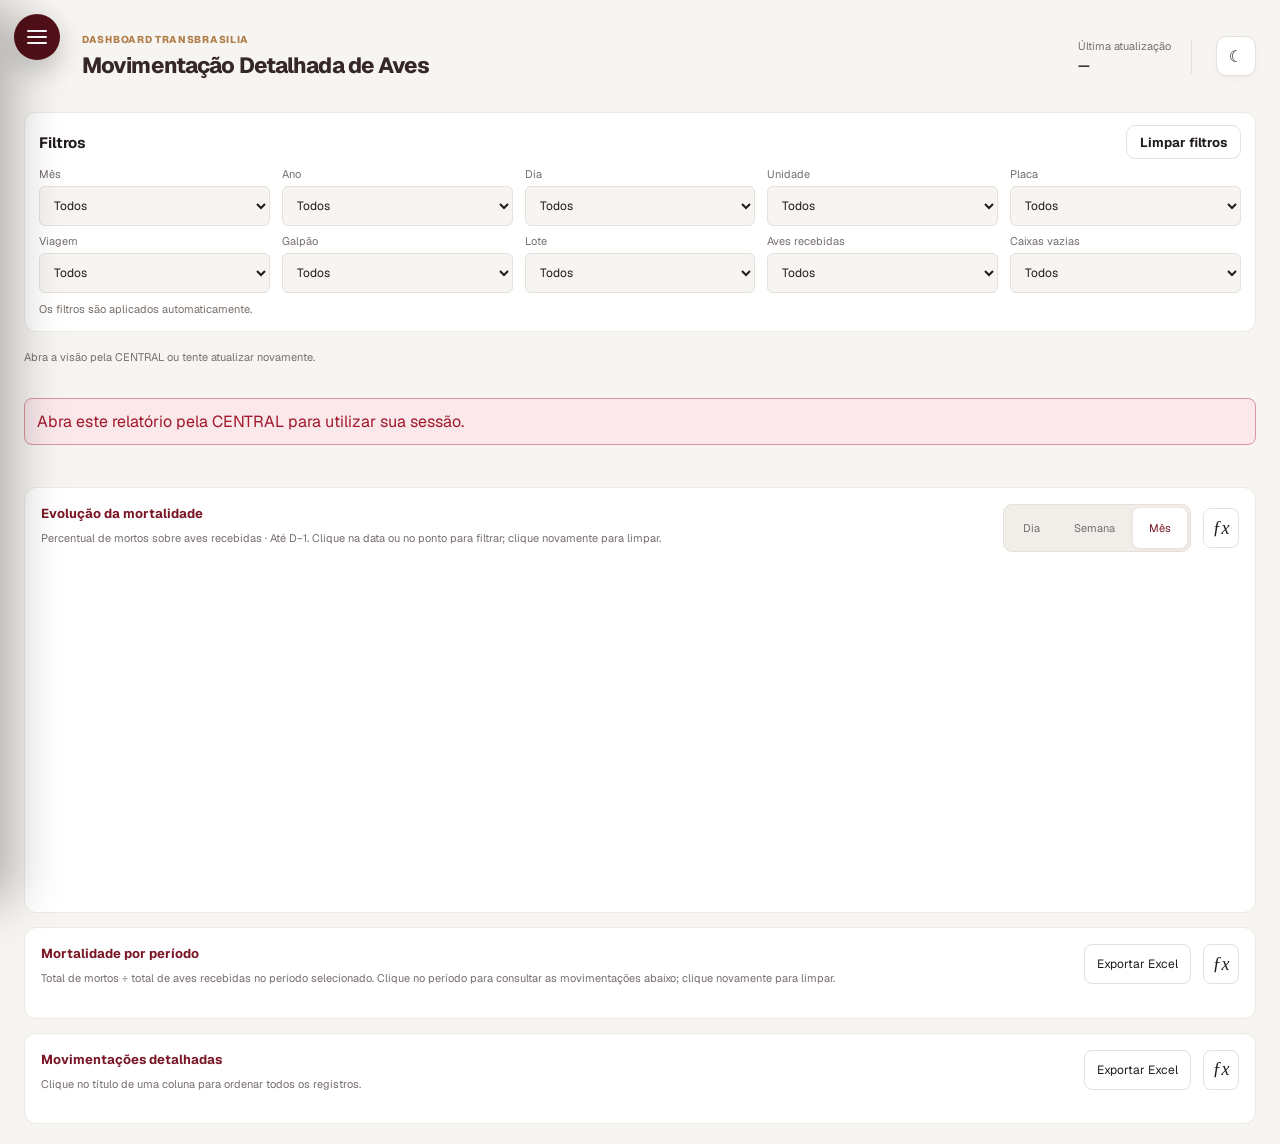
<file: index.html>
<!doctype html><html lang="pt-BR"><head><meta charset="utf-8"><meta name="viewport" content="width=device-width,initial-scale=1"><title>Transbrasilia | Movimentação Detalhada de Aves</title><link rel="stylesheet" href="assets/vendor/geist/index.css?v=593853b45876"><link rel="stylesheet" href="assets/css/app.css?v=32f4011f5f65"><link rel="stylesheet" href="assets/css/pcp.css?v=5c7f0cf5dee9"><link rel="stylesheet" href="assets/css/comercial.css?v=249e44b9ec1d"><link rel="stylesheet" href="assets/style.css?v=filtros20261118"></head><body data-page="areas" class="pcp-report comercial-report"><div id="carregando" class="filter-loading" role="status" aria-live="polite"><span class="filter-spinner" aria-hidden="true"></span>Aplicando filtros...</div><div class="app-shell"><header class="page-header"><div><div class="eyebrow">Dashboard Transbrasilia</div><h1>Movimentação Detalhada de Aves</h1></div><div class="header-toolbar"><div class="pcp-header-update"><span>Última atualização</span><strong id="atualizacao">—</strong></div><button class="icon-button" data-theme-toggle aria-label="Alternar tema"><span data-theme-icon></span></button></div></header><form id="filtros" class="card filter-card"><div class="com-filter-head"><h2>Filtros</h2><button type="button" id="limpar" class="button secondary">Limpar filtros</button></div><div class="com-filter-grid"><label>Mês<select id="mes"><option value="">Todos</option></select></label><label>Ano<select id="ano"><option value="">Todos</option></select></label><label>Dia<select id="dia"><option value="">Todos</option></select></label><label>Unidade<select id="unidades"><option value="">Todos</option></select></label><label>Placa<select id="placas"><option value="">Todos</option></select></label><label>Viagem<select id="viagens"><option value="">Todos</option></select></label><label>Galpão<select id="galpoes"><option value="">Todos</option></select></label><label>Lote<select id="lotes"><option value="">Todos</option></select></label><label>Aves recebidas<select id="aves_recebidas_filtro" data-single="true"><option value="todos">Todos</option><option value="acima_3000">Acima de 3.000</option><option value="abaixo_3000">Abaixo de 3.000</option></select></label><label>Caixas vazias<select id="caixas_vazias_filtro" data-single="true"><option value="todos">Todos</option><option value="zero">Zero</option><option value="diferente_zero">Diferente de zero</option></select></label></div><p class="filter-note">Os filtros são aplicados automaticamente.</p></form><p id="estado" role="status" aria-live="polite">Carregando informações…</p><p id="erro" role="alert" hidden></p><p id="pendencias" hidden></p><main id="conteudo" aria-busy="true"><div id="kpis" class="kpis"></div><section class="card com-panel"><header class="panel-head"><div><h2>Evolução da mortalidade</h2><p>Percentual de mortos sobre aves recebidas · Até D−1. Clique na data ou no ponto para filtrar; clique novamente para limpar.</p></div><div class="mortality-chart-actions"><div class="periodo-toggle" role="group" aria-label="Agrupar mortalidade por período"><button type="button" data-periodo="dia" aria-pressed="false">Dia</button><button type="button" data-periodo="semana" aria-pressed="false">Semana</button><button type="button" data-periodo="mes" aria-pressed="true" class="active">Mês</button></div><button type="button" class="formula-button" aria-label="Fórmulas e fontes">ƒx</button></div></header><div id="graficoMortalidade" role="img" aria-label="Gráfico de linhas da mortalidade por período e unidade"></div></section><section class="card com-panel"><header class="panel-head"><div><h2>Mortalidade por período</h2><p>Total de mortos ÷ total de aves recebidas no período selecionado. Clique no período para consultar as movimentações abaixo; clique novamente para limpar.</p></div><div class="mortality-chart-actions"><button type="button" id="exportarMortalidade" class="export-excel">Exportar Excel</button><button type="button" class="formula-button" aria-label="Fórmulas e fontes">ƒx</button></div></header><div id="mensal" class="scroll"></div></section><section class="card com-panel"><header class="panel-head"><div><h2>Movimentações detalhadas</h2><p>Clique no título de uma coluna para ordenar todos os registros.</p></div><div class="mortality-chart-actions"><button type="button" id="exportarMovimentacoes" class="export-excel">Exportar Excel</button><button type="button" class="formula-button" aria-label="Fórmulas e fontes">ƒx</button></div></header><div id="recorte" hidden><span id="recorteTexto"></span><button type="button" id="limparRecorte">Limpar seleção do período</button></div><div id="dados" class="scroll"></div></section></main><dialog id="ajuda"><button id="fechar" class="close" aria-label="Fechar">✕</button><small>FÓRMULAS E ORIGEM DOS DADOS</small><h2>Como conferir os números</h2><p>No Agrosys, consulte <strong>Movimentação Detalhada de Aves</strong> (wpcf002d / wpcf002r), empresa 1, unidade 10 (Ave Nova) ou 111 (Real), usando o mesmo período de abate, todas as origens e todos os turnos.</p><p>O histórico inicial vem da aba <strong>Banco Dados</strong> da planilha Acompanhamento Frango Vivo 2026. As novas cargas vêm do Excel oficial do Agrosys.</p><ul><li><strong>Aves recebidas:</strong> somar a coluna Aves Recebi.</li><li><strong>Mortos no transporte:</strong> somar a coluna Mortos.</li><li><strong>Mortalidade:</strong> mortos ÷ aves recebidas × 100. Calcular sobre as somas, sem tirar média dos percentuais.</li><li><strong>Peso médio:</strong> média simples de PS Med Conta, seguindo o exemplo da planilha.</li><li><strong>Tempo de viagem e espera:</strong> médias simples de Tempo Viag. e Hora Espera, respectivamente. Durações acima de 24 horas são preservadas.</li><li><strong>Caixas vazias:</strong> somar Cx Vazia.</li><li><strong>Viagens abaixo de 3.000 aves:</strong> contar movimentações com Aves Recebi menor que 3.000. Contagem automática; não copia a anotação manual da planilha.</li></ul><p>Na API: /api/suprimentos-html/transbrasilia/painel. No banco: tabela <strong>transbrasilia.movimentacoes</strong>; colunas data_abate, unidade, aves_recebidas, mortos, peso_medio, viagem_segundos, espera_segundos e caixas_vazias. Arquivos e horários das cargas ficam em <strong>transbrasilia.cargas</strong>.</p><p>Uma movimentação é identificada por unidade, data de abate, viagem, placa, galpão e lote. Cada atualização substitui somente a unidade e o período consultados. Valores ausentes aparecem como —.</p></dialog>
</div><script src="assets/config.js?v=ad47562fba8e"></script><script src="assets/theme.js?v=601245f2f362"></script><script src="assets/api.js?v=46b24fbed12a"></script><script src="assets/filters.js?v=703e4a9f83b5"></script><script src="assets/vendor/echarts/echarts.min.js?v=873a889da5ec"></script><script src="assets/excel.js?v=6a296be34bfa"></script><script src="assets/app.js?v=filtros20261118"></script><script src="assets/sidebar.js?v=69dfa2950bc4"></script></body></html>
</file>
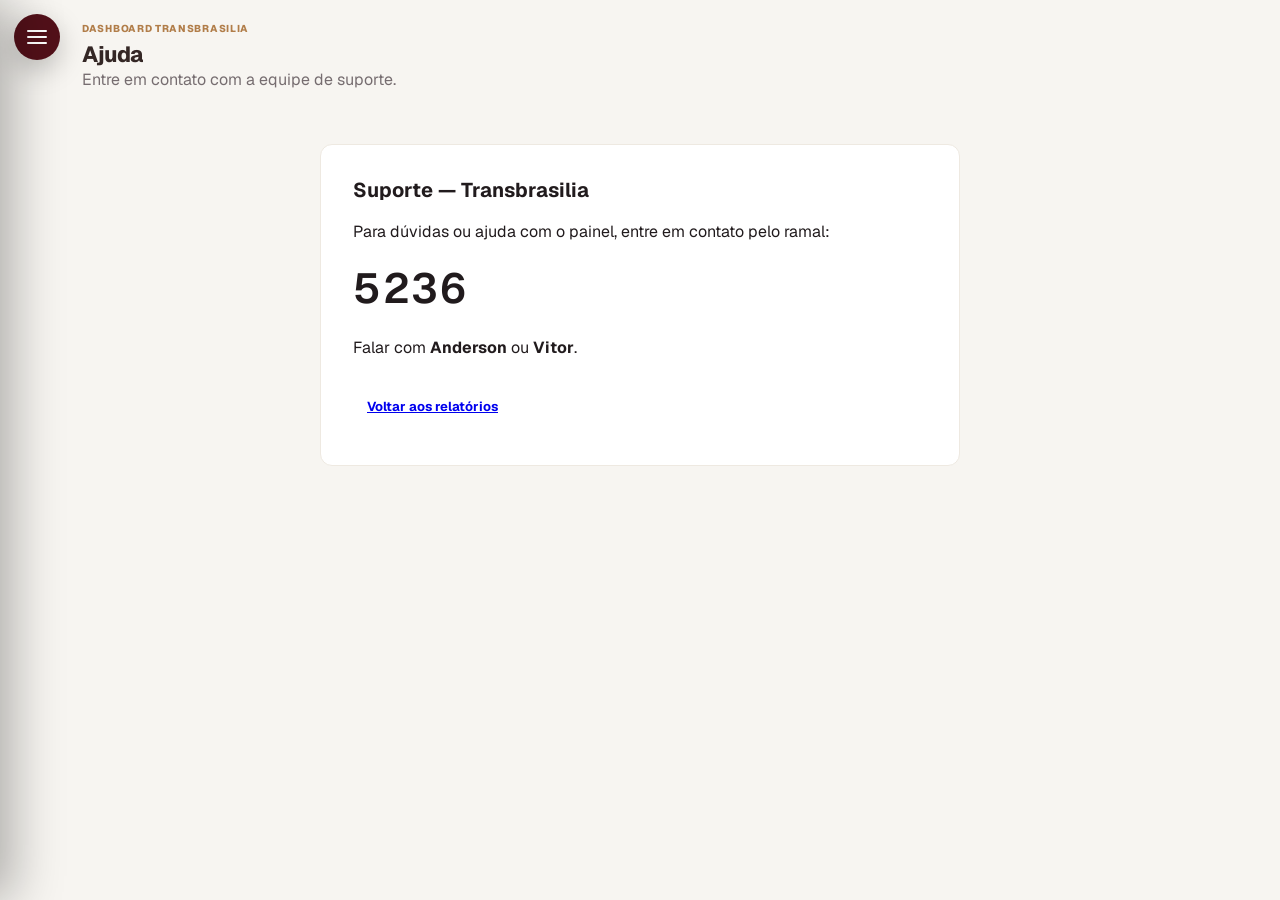
<file: ajuda.html>
<!doctype html>
<html lang="pt-BR">
<head>
<meta charset="utf-8"><meta name="viewport" content="width=device-width,initial-scale=1"><meta name="color-scheme" content="light dark">
<title>Ajuda | BI Transbrasilia</title><link rel="icon" href="assets/img/favicon-granja.png">
<script>if(window.matchMedia("(max-width:767px)").matches){document.documentElement.dataset.theme="light";}else{try{const theme=localStorage.getItem('bi-zootecnico-theme');if(theme==='light'||theme==='dark')document.documentElement.dataset.theme=theme;}catch(_){}}</script>
<link rel="stylesheet" href="assets/vendor/geist/index.css?v=593853b45876"><link rel="stylesheet" href="assets/css/app.css?v=32f4011f5f65"><link rel="stylesheet" href="assets/css/pcp.css?v=5c7f0cf5dee9"><link rel="stylesheet" href="assets/css/comercial.css?v=249e44b9ec1d"><link rel="stylesheet" href="assets/style.css?v=5003b68b9399">
<style>.pcp-help-card{max-width:640px;margin:32px auto;padding:32px}.pcp-help-card h2{font-size:20px;margin:0 0 12px}.pcp-help-card p{line-height:1.6}.pcp-help-extension{display:block;font-size:42px;font-weight:600;letter-spacing:2px;line-height:1.3;margin:8px 0 20px}.pcp-help-card .button{display:inline-flex;margin-top:20px}@media(max-width:600px){.pcp-help-card{margin:16px 0;padding:24px}}</style>
</head>
<body class="pcp-report" data-page="ajuda">
<div class="app-shell">
<header class="page-header"><div><div class="eyebrow">Dashboard Transbrasilia</div><h1>Ajuda</h1><p>Entre em contato com a equipe de suporte.</p></div></header>
<main><section class="card pcp-help-card" aria-labelledby="suporteTitulo"><h2 id="suporteTitulo">Suporte — Transbrasilia</h2><p>Para dúvidas ou ajuda com o painel, entre em contato pelo ramal:</p><strong class="pcp-help-extension" aria-label="Ramal 5236">5236</strong><p>Falar com <strong>Anderson</strong> ou <strong>Vitor</strong>.</p><a class="button" href="index.html">Voltar aos relatórios</a></section></main>
</div><script src="assets/theme.js"></script><script src="assets/sidebar.js?v=9ef7bf9581b4"></script>
</body></html>
</file>
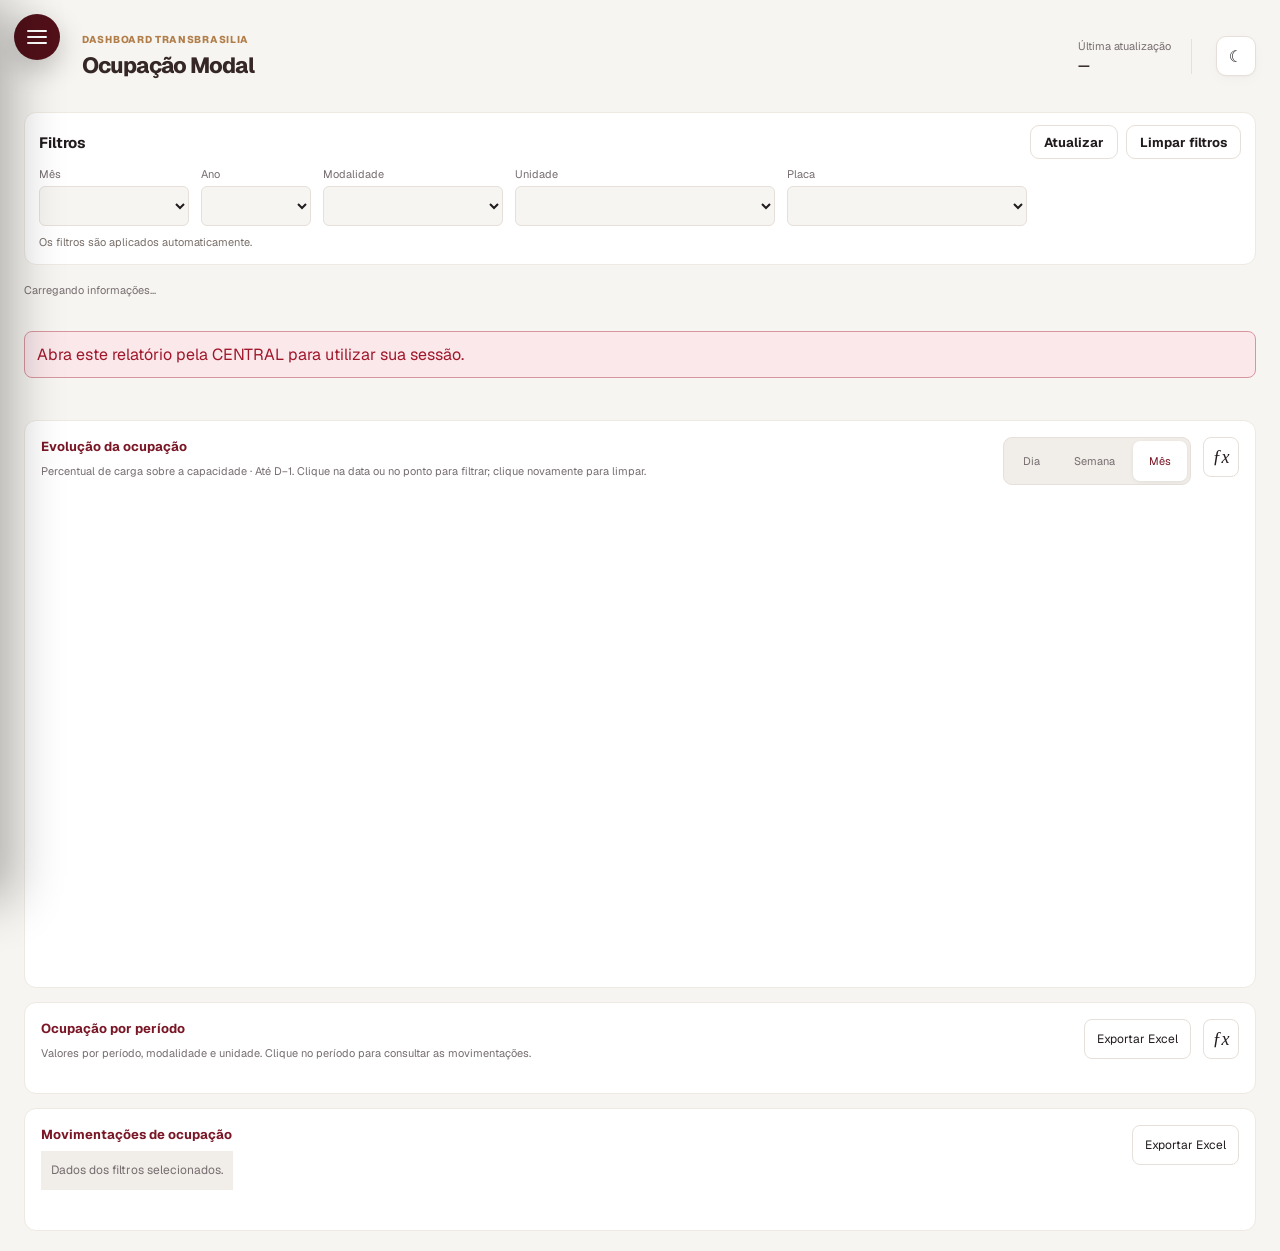
<file: ocupacao.html>
<!doctype html><html lang="pt-BR"><head><meta charset="utf-8"><meta name="viewport" content="width=device-width,initial-scale=1"><title>Transbrasilia | Ocupação Modal</title><link rel="stylesheet" href="assets/vendor/geist/index.css?v=593853b45876"><link rel="stylesheet" href="assets/css/app.css?v=32f4011f5f65"><link rel="stylesheet" href="assets/css/pcp.css?v=5c7f0cf5dee9"><link rel="stylesheet" href="assets/css/comercial.css?v=249e44b9ec1d"><link rel="stylesheet" href="assets/style.css?v=5003b68b9399"><style>#resumo tbody tr:not(.period-selected):nth-child(odd) td{background:var(--muted)}#resumo tbody tr:not(.period-selected):nth-child(even) td{background:var(--card)}.ocupacao-kpis{grid-template-columns:repeat(3,minmax(0,1fr))}#graficoOcupacao{height:460px}.ocupacao-status{font-size:11px;color:var(--muted-foreground);line-height:1.7}.ocupacao-kpis small{display:block;margin-top:8px;color:var(--muted-foreground)}@media(max-width:767px){.ocupacao-kpis{grid-template-columns:1fr}#graficoOcupacao{height:380px}}</style></head><body data-page="ocupacao" class="pcp-report comercial-report"><div id="carregando" class="filter-loading" role="status"><span class="filter-spinner"></span>Aplicando filtros...</div><div class="app-shell"><header class="page-header"><div><div class="eyebrow">Dashboard Transbrasilia</div><h1>Ocupação Modal</h1></div><div class="header-toolbar"><div class="pcp-header-update"><span>Última atualização</span><strong id="atualizacao">—</strong></div><button class="icon-button" data-theme-toggle aria-label="Alternar tema"><span data-theme-icon></span></button></div></header><section class="card filter-card"><div class="com-filter-head"><h2>Filtros</h2><div style="display:flex;gap:8px"><button id="atualizarDados" class="button secondary">Atualizar</button><button id="limpar" class="button secondary">Limpar filtros</button></div></div><div class="com-filter-grid"><label>Mês<select id="mes"></select></label><label>Ano<select id="ano"></select></label><label>Modalidade<select id="modalidade" data-single="true"></select></label><label>Unidade<select id="unidade"></select></label><label>Placa<select id="placa"></select></label></div><p class="filter-note">Os filtros são aplicados automaticamente.</p></section><p id="estado" role="status" class="ocupacao-status">Carregando informações...</p><p id="erro" hidden role="alert"></p><main id="conteudo"><div id="cobertura" class="ocupacao-status"></div><div id="kpis" class="kpis ocupacao-kpis"></div><section class="card com-panel"><header class="panel-head"><div><h2>Evolução da ocupação</h2><p>Percentual de carga sobre a capacidade · Até D−1. Clique na data ou no ponto para filtrar; clique novamente para limpar.</p></div><div class="periodo-toggle" role="group" aria-label="Agrupar ocupação"><button data-periodo="dia">Dia</button><button data-periodo="semana">Semana</button><button data-periodo="mes" class="active">Mês</button></div><button class="formula-button" id="formula" aria-label="Fórmulas e fontes">ƒx</button></header><div id="graficoOcupacao"></div></section><section class="card com-panel"><header class="panel-head"><div><h2>Ocupação por período</h2><p>Valores por período, modalidade e unidade. Clique no período para consultar as movimentações.</p></div><div class="mortality-chart-actions"><button type="button" id="exportarResumo" class="export-excel">Exportar Excel</button><button class="formula-button" aria-label="Fórmulas e fontes">ƒx</button></div></header><div id="resumo" class="scroll"></div></section><section class="card com-panel"><header class="panel-head"><div><h2>Movimentações de ocupação</h2><p id="recorte">Dados dos filtros selecionados.</p></div><div class="mortality-chart-actions"><button type="button" id="exportarOcupacao" class="export-excel">Exportar Excel</button><button id="limparRecorte" class="button secondary" hidden>Limpar seleção do período</button></div></header><div id="dados" class="scroll"></div></section></main></div><dialog id="ajuda"><button id="fechar" class="close">Fechar</button><small>FÓRMULAS E FONTES</small><h2>Ocupação Modal</h2><p><strong>Ocupação = soma da carga transportada ÷ soma da capacidade × 100.</strong> Os percentuais têm duas casas decimais e não são calculados por média simples.</p><p><strong>Frango:</strong> aves recebidas ÷ (627 caixas × 6,5 aves × número de registros). Capacidade por registro: 4.075,5 aves. Meta: 100%. Usa a data do Movimento, como na planilha, e as coletas de Ave Nova e Real até D−1.</p><p><strong>Consolidado do Frango:</strong> soma das aves das unidades selecionadas dividida pela soma das capacidades. A linha aparece junto de Ave Nova e Real Alimentos quando há mais de uma unidade, respeitando todos os filtros.</p><p><strong>Ração:</strong> soma do peso líquido ÷ soma da capacidade, no mês e nos demais filtros selecionados. O critério da coluna E vazia corresponde às placas que não estão marcadas Excluir no cadastro. Não há filtro adicional por operação: devoluções e sobras permanecem quando atendem aos mesmos critérios. As capacidades zeradas são respeitadas para não repetir pesagens. Dados do Agrosys até D−1; percentuais digitados no resumo do Excel não são usados. Meta: 96,00%.</p><p><strong>Grãos:</strong> peso líquido ÷ capacidade cadastrada. Somente placas classificadas como Grãos entram no indicador. Meta: 98,50%.</p><p>Ração e Grãos usam a base detalhada de TransBrasilia 2026.xlsx, com dados de janeiro a setembro de 2026. Os percentuais digitados no resumo de Ração entre janeiro e junho foram substituídos pelo recálculo autorizado. As coletas oficiais de pesagem utilizam a unidade 053, todas as operações e os tipos 1 e 3. A cobertura do histórico aparece na tela e é atualizada automaticamente.</p><p>Valores sem dados aparecem como —. Valores superiores a 100% são preservados. As metas não limitam os resultados.</p></dialog><script src="assets/config.js?v=ad47562fba8e"></script><script src="assets/theme.js?v=601245f2f362"></script><script src="assets/api.js?v=46b24fbed12a"></script><script src="assets/filters.js?v=703e4a9f83b5"></script><script src="assets/vendor/echarts/echarts.min.js?v=873a889da5ec"></script><script src="assets/excel.js?v=6a296be34bfa"></script><script src="assets/ocupacao.js?v=sort20261118"></script><script src="assets/sidebar.js?v=69dfa2950bc4"></script></body></html>
</file>
<file: assets/vendor/geist/index.css>
/* geist-cyrillic-ext-wght-normal */
@font-face {
  font-family: 'Geist Variable';
  font-style: normal;
  font-display: swap;
  font-weight: 100 900;
  src: url(./files/geist-cyrillic-ext-wght-normal.woff2) format('woff2-variations');
  unicode-range: U+0460-052F,U+1C80-1C8A,U+20B4,U+2DE0-2DFF,U+A640-A69F,U+FE2E-FE2F;
}

/* geist-cyrillic-wght-normal */
@font-face {
  font-family: 'Geist Variable';
  font-style: normal;
  font-display: swap;
  font-weight: 100 900;
  src: url(./files/geist-cyrillic-wght-normal.woff2) format('woff2-variations');
  unicode-range: U+0301,U+0400-045F,U+0490-0491,U+04B0-04B1,U+2116;
}

/* geist-vietnamese-wght-normal */
@font-face {
  font-family: 'Geist Variable';
  font-style: normal;
  font-display: swap;
  font-weight: 100 900;
  src: url(./files/geist-vietnamese-wght-normal.woff2) format('woff2-variations');
  unicode-range: U+0102-0103,U+0110-0111,U+0128-0129,U+0168-0169,U+01A0-01A1,U+01AF-01B0,U+0300-0301,U+0303-0304,U+0308-0309,U+0323,U+0329,U+1EA0-1EF9,U+20AB;
}

/* geist-latin-ext-wght-normal */
@font-face {
  font-family: 'Geist Variable';
  font-style: normal;
  font-display: swap;
  font-weight: 100 900;
  src: url(./files/geist-latin-ext-wght-normal.woff2) format('woff2-variations');
  unicode-range: U+0100-02BA,U+02BD-02C5,U+02C7-02CC,U+02CE-02D7,U+02DD-02FF,U+0304,U+0308,U+0329,U+1D00-1DBF,U+1E00-1E9F,U+1EF2-1EFF,U+2020,U+20A0-20AB,U+20AD-20C0,U+2113,U+2C60-2C7F,U+A720-A7FF;
}

/* geist-latin-wght-normal */
@font-face {
  font-family: 'Geist Variable';
  font-style: normal;
  font-display: swap;
  font-weight: 100 900;
  src: url(./files/geist-latin-wght-normal.woff2) format('woff2-variations');
  unicode-range: U+0000-00FF,U+0131,U+0152-0153,U+02BB-02BC,U+02C6,U+02DA,U+02DC,U+0304,U+0308,U+0329,U+2000-206F,U+20AC,U+2122,U+2191,U+2193,U+2212,U+2215,U+FEFF,U+FFFD;
}
</file>
<file: assets/css/app.css>
:root {
  color-scheme: light;

  --background: #f7f5f1;
  --foreground: #211b1d;

  --card: #ffffff;
  --card-foreground: #211b1d;

  --popover: #ffffff;
  --popover-foreground: #211b1d;

  --primary: #7a1726;
  --primary-foreground: #ffffff;
  --primary-2: #a52a3c;

  --secondary: #f2ede9;
  --secondary-foreground: #352d2f;

  --accent: #c29b2f;
  --accent-foreground: #211b1d;

  --muted: #f1ede8;
  --muted-foreground: #766d70;

  --border: #e6dfda;
  --input: #e6dfda;
  --ring: rgba(122, 23, 38, 0.24);

  --destructive: #a62532;

  --radius: 14px;

  --shadow-sm:
    0 1px 2px rgba(24, 18, 20, 0.03), 0 4px 14px rgba(24, 18, 20, 0.025);

  --shadow-md:
    0 1px 2px rgba(24, 18, 20, 0.04), 0 12px 34px rgba(24, 18, 20, 0.055);
}

.api-filter-progress { position:fixed; right:20px; bottom:18px; z-index:3000; display:flex; align-items:center; gap:10px; padding:12px 18px; border:1px solid var(--border); border-radius:10px; background:var(--card); color:var(--primary); box-shadow:0 5px 22px #0002; font-size:13px; font-weight:650; pointer-events:none; }
.api-filter-progress::before { content:""; width:15px; height:15px; border:2px solid var(--border); border-top-color:var(--primary); border-radius:50%; animation:api-filter-spin .8s linear infinite; }
@keyframes api-filter-spin { to { transform:rotate(360deg); } }
@media (prefers-reduced-motion:reduce) { .api-filter-progress::before { animation:none; } }


:root[data-theme="dark"] {
  color-scheme: dark;

  --background: #111113;
  --foreground: #f3eeee;

  --card: #171719;
  --card-foreground: #f3eeee;

  --popover: #1b1b1e;
  --popover-foreground: #f3eeee;

  --primary: #b84b5e;
  --primary-foreground: #ffffff;
  --primary-2: #8d2538;

  --secondary: #232326;
  --secondary-foreground: #f0e9e9;

  --accent: #d1ad42;
  --accent-foreground: #171719;

  --muted: #222225;
  --muted-foreground: #aaa0a3;

  --border: #2e2e33;
  --input: #333338;
  --ring: rgba(184, 75, 94, 0.28);

  --destructive: #d1505b;

  --shadow-sm: 0 1px 2px rgba(0, 0, 0, 0.28);

  --shadow-md: 0 16px 42px rgba(0, 0, 0, 0.32);
}

* {
  box-sizing: border-box;
}

html,
body {
  margin: 0;
  min-height: 100%;
}

body {
  background:
    radial-gradient(
      circle at 86% -10%,
      color-mix(in srgb, var(--primary) 7%, transparent),
      transparent 28%
    ),
    var(--background);

  color: var(--foreground);

  font-family:
    Inter,
    ui-sans-serif,
    system-ui,
    -apple-system,
    BlinkMacSystemFont,
    "Segoe UI",
    sans-serif;

  -webkit-font-smoothing: antialiased;
}

button,
select,
input {
  font: inherit;
}

.hidden {
  display: none !important;
}

.app-shell {
  width: min(1760px, calc(100% - 32px));
  margin: 0 auto;
  padding: 26px 0 42px;
}

.page-header {
  display: flex;
  align-items: flex-start;
  justify-content: space-between;
  gap: 24px;

  margin-bottom: 20px;
}

.page-header h1 {
  margin: 5px 0 4px;

  font-size: clamp(28px, 2.1vw, 38px);
  line-height: 1.05;

  font-weight: 760;
  letter-spacing: -0.04em;
}

.page-header p {
  margin: 0;

  color: var(--muted-foreground);

  font-size: 13px;
}

.eyebrow {
  color: var(--accent);

  font-size: 10px;
  font-weight: 800;

  letter-spacing: 0.07em;
  text-transform: uppercase;
}

.header-toolbar {
  display: flex;
  align-items: center;
  gap: 10px;
}

.icon-button {
  min-width: 40px;
  height: 40px;

  display: inline-flex;
  align-items: center;
  justify-content: center;
  gap: 8px;

  padding: 0 11px;

  border: 1px solid var(--border);
  border-radius: 10px;

  background: var(--card);
  color: var(--foreground);

  cursor: pointer;
  text-decoration: none;

  box-shadow: var(--shadow-sm);
}

.icon-button:hover {
  background: var(--secondary);
}

.icon-button-label {
  min-width: auto;

  color: var(--primary);

  font-size: 12px;
  font-weight: 700;
}

.update-meta {
  padding-left: 12px;

  border-left: 1px solid var(--border);
}

.update-meta span {
  display: block;

  margin-bottom: 2px;

  color: var(--muted-foreground);

  font-size: 9px;
  font-weight: 800;

  letter-spacing: 0.05em;
  text-transform: uppercase;
}

.update-meta strong {
  display: block;

  font-size: 11px;
  font-weight: 650;
}

.card {
  border: 1px solid var(--border);
  border-radius: var(--radius);

  background: var(--card);
  color: var(--card-foreground);

  box-shadow: var(--shadow-sm);
}

.filter-card {
  margin-bottom: 16px;
  padding: 14px;
}

.filter-card-top {
  display: flex;
  align-items: flex-start;
  justify-content: space-between;
  gap: 16px;

  margin-bottom: 12px;
}

.filter-card-top h2 {
  margin: 0;

  font-size: 13px;
}

.filter-card-top p {
  margin: 2px 0 0;

  color: var(--muted-foreground);

  font-size: 10px;
}

.filters-grid {
  display: grid;
  gap: 9px;
}

.first-page-filters {
  grid-template-columns: repeat(6, minmax(145px, 1fr));
}

.details-filters {
  grid-template-columns: repeat(5, minmax(145px, 1fr));
}

.filter-field {
  min-width: 0;
}

.filter-field > span {
  display: block;

  margin: 0 0 5px 2px;

  color: var(--muted-foreground);

  font-size: 9px;
  font-weight: 750;
}

.filter-field select {
  width: 100%;
  min-height: 40px;

  padding: 0 11px;

  border: 1px solid var(--input);
  border-radius: 9px;

  background: var(--background);
  color: var(--foreground);
}

.button {
  min-height: 36px;

  padding: 0 13px;

  border: 1px solid transparent;
  border-radius: 9px;

  cursor: pointer;

  font-size: 11px;
  font-weight: 700;
}

.button-ghost-danger {
  border-color: color-mix(in srgb, var(--destructive) 22%, var(--border));

  background: color-mix(in srgb, var(--destructive) 8%, var(--card));

  color: var(--destructive);
}

.button-ghost-danger:hover {
  background: var(--destructive);
  color: #fff;
}

/* Choices.js */
.choices {
  margin: 0 !important;
}

.choices__inner {
  min-height: 40px !important;

  display: flex;
  align-items: center;

  padding: 6px 32px 6px 10px !important;

  border: 1px solid var(--input) !important;
  border-radius: 9px !important;

  background: var(--background) !important;
  color: var(--foreground) !important;

  font-size: 12px !important;
}

.is-focused .choices__inner,
.is-open .choices__inner {
  border-color: var(--primary) !important;

  box-shadow: 0 0 0 3px var(--ring) !important;
}

.choices__list--single {
  padding: 0 !important;
}

.choices__list--dropdown,
.choices__list[aria-expanded] {
  z-index: 60 !important;

  margin-top: 6px !important;

  border: 1px solid var(--border) !important;
  border-radius: 10px !important;

  background: var(--popover) !important;
  color: var(--popover-foreground) !important;

  box-shadow: var(--shadow-md) !important;
}

.choices__input {
  border: 1px solid var(--border) !important;
  border-radius: 8px !important;

  background: var(--background) !important;
  color: var(--foreground) !important;
}

.choices__item--selectable.is-highlighted {
  background: var(--secondary) !important;
  color: var(--foreground) !important;
}

/* Alert */
.alert {
  margin-bottom: 14px;
  padding: 11px 13px;

  border-radius: 10px;

  font-size: 11px;
}

.alert-error {
  border: 1px solid color-mix(in srgb, var(--destructive) 34%, var(--border));

  background: color-mix(in srgb, var(--destructive) 9%, var(--card));

  color: var(--destructive);
}

/* First page grid */
.dashboard-grid {
  display: grid;
  grid-template-columns: repeat(3, minmax(0, 1fr));

  gap: 12px;
}

.metric-card {
  min-width: 0;

  padding: 13px;

  border: 1px solid var(--border);
  border-radius: var(--radius);

  background: var(--card);

  box-shadow: var(--shadow-sm);
}

.metric-card-wide {
  grid-column: span 2;
}

.metric-card-header {
  display: flex;
  align-items: center;
  justify-content: space-between;
  gap: 10px;

  padding-bottom: 9px;
  margin-bottom: 3px;

  border-bottom: 1px solid var(--border);
}

.metric-card-header h2 {
  margin: 0;

  color: var(--primary);

  font-size: 13px;
}

.metric-card-header p {
  margin: 2px 0 0;

  color: var(--muted-foreground);

  font-size: 9px;
}

.card-actions {
  display: flex;
  align-items: center;
  gap: 5px;
}

.mini-button,
.details-button {
  height: 28px;

  display: inline-flex;
  align-items: center;
  justify-content: center;

  padding: 0 8px;

  border: 1px solid var(--border);
  border-radius: 8px;

  background: var(--background);
  color: var(--muted-foreground);

  cursor: pointer;
  text-decoration: none;

  font-size: 9px;
  font-weight: 700;
}

.details-button:hover,
.mini-button:hover {
  background: var(--secondary);
  color: var(--primary);
}

.metric-table-wrapper {
  width: 100%;
  overflow-x: auto;

  scrollbar-width: thin;
}

.metric-table {
  width: 100%;
  min-width: 410px;

  border-collapse: separate;
  border-spacing: 0;

  font-size: 10px;
}

.metric-table th,
.metric-table td {
  padding: 5px 7px;

  border-bottom: 1px solid var(--border);

  text-align: right;
  white-space: nowrap;

  font-variant-numeric: tabular-nums;
}

.metric-table thead th {
  background: var(--card);
  color: var(--primary);

  font-size: 9px;
}

.metric-table .month-cell {
  text-align: left;

  color: var(--muted-foreground);
}

.metric-table tbody tr:hover {
  background: var(--secondary);
}

.metric-table .total-row {
  background: var(--secondary);

  font-weight: 800;
}

.metric-table .total-row .month-cell {
  color: var(--primary);
}

.metric-value-link {
  display: block;

  margin: -5px -7px;
  padding: 5px 7px;

  color: inherit;
  text-decoration: none;

  border-radius: 5px;
}

.metric-value-link:hover {
  background: color-mix(in srgb, var(--primary) 8%, transparent);

  color: var(--primary);
}

.table-sort-button {
  width: 100%;

  display: inline-flex;
  align-items: center;
  justify-content: flex-end;
  gap: 3px;

  padding: 0;

  border: 0;

  background: transparent;
  color: inherit;

  cursor: pointer;

  font: inherit;
  font-weight: inherit;
}

.table-sort-button-month {
  justify-content: flex-start;
}

.sort-icon {
  color: var(--muted-foreground);

  font-size: 8px;
}

.skeleton {
  height: 330px;

  border: 1px solid var(--border);
  border-radius: var(--radius);

  background: linear-gradient(
    90deg,
    var(--card) 0%,
    var(--secondary) 45%,
    var(--card) 100%
  );

  background-size: 220% 100%;

  animation: skeleton 1.2s ease infinite;
}

@keyframes skeleton {
  to {
    background-position: -120% 0;
  }
}

/* Details */
.back-link {
  display: inline-block;

  margin-bottom: 9px;

  color: var(--primary);

  text-decoration: none;

  font-size: 10px;
  font-weight: 700;
}

.details-top-grid {
  display: grid;
  grid-template-columns:
    minmax(190px, 0.62fr)
    minmax(0, 1.5fr)
    minmax(0, 1.5fr);

  gap: 12px;

  margin-bottom: 12px;
}

.metric-summary-card,
.chart-card {
  padding: 15px;
}

.card-heading-row {
  display: flex;
  align-items: flex-start;
  justify-content: space-between;
  gap: 12px;
}

.card-heading-row h2 {
  margin: 2px 0 0;

  font-size: 14px;
}

.card-heading-row p {
  margin: 3px 0 0;

  color: var(--muted-foreground);

  font-size: 10px;
}

.card-kicker {
  color: var(--muted-foreground);

  font-size: 9px;
  font-weight: 800;

  text-transform: uppercase;
  letter-spacing: 0.055em;
}

.metric-summary-value {
  margin-top: 38px;

  font-size: clamp(38px, 4vw, 58px);
  font-weight: 760;

  letter-spacing: -0.055em;
}

.metric-summary-caption {
  margin-top: 6px;

  color: var(--muted-foreground);

  font-size: 10px;
}

.mini-link {
  color: var(--primary);

  font-size: 9px;
  font-weight: 700;

  text-decoration: none;
}

.chart {
  width: 100%;
}

.chart-ranking {
  height: 360px;
}

.ranking-scroll { overflow-y:auto; overflow-x:hidden; overscroll-behavior:contain; scrollbar-gutter:stable; min-width:0; }
.ranking-scroll:focus-visible { outline:2px solid var(--primary); outline-offset:2px; }
.ranking-context, .ranking-reconciliation { color:var(--muted-foreground); font-size:12px; line-height:1.5; margin:6px 0 12px; }
.ranking-reconciliation { padding-top:10px; border-top:1px solid var(--border); }

.chart-evolution {
  height: 390px;
}

.evolution-card {
  padding: 15px;
}

.updating-pill {
  position: fixed;
  right: 18px;
  bottom: 18px;

  z-index: 1000;

  display: inline-flex;
  align-items: center;
  gap: 8px;

  padding: 9px 12px;

  border: 1px solid var(--border);
  border-radius: 999px;

  background: var(--popover);
  color: var(--popover-foreground);

  box-shadow: var(--shadow-md);

  font-size: 10px;
  font-weight: 700;
}

.spinner {
  width: 12px;
  height: 12px;

  border: 2px solid var(--border);
  border-top-color: var(--primary);
  border-radius: 50%;

  animation: spin 0.65s linear infinite;
}

@keyframes spin {
  to {
    transform: rotate(360deg);
  }
}

/* Dialog */
.dialog-layer {
  position: fixed;
  inset: 0;

  z-index: 9999;

  display: grid;
  place-items: center;

  padding: 18px;
}

.dialog-backdrop {
  position: absolute;
  inset: 0;

  background: rgba(0, 0, 0, 0.44);
  backdrop-filter: blur(4px);
}

.dialog-card {
  position: relative;
  z-index: 1;

  width: min(620px, 100%);
  max-height: 90vh;

  overflow-y: auto;

  padding: 18px;

  border: 1px solid var(--border);
  border-radius: 16px;

  background: var(--popover);
  color: var(--popover-foreground);

  box-shadow: var(--shadow-md);
}

.dialog-header {
  display: flex;
  align-items: flex-start;
  justify-content: space-between;
  gap: 18px;

  margin-bottom: 16px;
}

.dialog-header h2 {
  margin: 3px 0 0;
}

.info-block {
  margin-bottom: 14px;
}

.info-block > span {
  display: block;

  margin-bottom: 5px;

  color: var(--muted-foreground);

  font-size: 9px;
  font-weight: 800;

  text-transform: uppercase;
}

.info-block p {
  margin: 0;

  font-size: 12px;
  line-height: 1.55;
}

.code-inline {
  padding: 10px;

  border: 1px solid var(--border);
  border-radius: 9px;

  background: var(--background);

  font-family: Consolas, monospace;
  font-size: 11px;
}

.notice {
  margin: 12px 0;
  padding: 10px;

  border: 1px solid var(--border);
  border-radius: 9px;

  background: color-mix(in srgb, var(--accent) 10%, var(--card));

  font-size: 11px;
}

.notice p {
  margin: 4px 0 0;
}

.code-details summary {
  cursor: pointer;

  color: var(--primary);

  font-size: 10px;
  font-weight: 700;
}

.code-details pre {
  overflow-x: auto;

  padding: 12px;

  border-radius: 10px;

  background: #0d0d0f;
  color: #f4efef;

  font-size: 10px;
}

/* Formulas page compatibility */
.formula-grid {
  display: grid;
  grid-template-columns: repeat(2, minmax(0, 1fr));

  gap: 12px;
}

.formula-card {
  padding: 15px;

  border: 1px solid var(--border);
  border-radius: var(--radius);

  background: var(--card);

  box-shadow: var(--shadow-sm);
}

.formula-title h2 {
  margin: 0;

  color: var(--primary);
}

.formula-title span {
  color: var(--muted-foreground);

  font-size: 9px;
}

.formula-section {
  margin-top: 13px;
}

.formula-section strong {
  display: block;

  margin-bottom: 5px;

  color: var(--muted-foreground);

  font-size: 9px;

  text-transform: uppercase;
}

.formula-section p {
  margin: 0;

  font-size: 11px;
}

/* Responsive */
@media (max-width: 1300px) {
  .first-page-filters {
    grid-template-columns: repeat(3, minmax(180px, 1fr));
  }

  .details-filters {
    grid-template-columns: repeat(3, minmax(170px, 1fr));
  }

  .dashboard-grid {
    grid-template-columns: repeat(2, minmax(0, 1fr));
  }

  .details-top-grid {
    grid-template-columns: repeat(2, minmax(0, 1fr));
  }

  .metric-summary-card {
    grid-column: 1 / -1;
  }
}

@media (max-width: 780px) {
  .app-shell {
    width: min(100% - 18px, 1760px);
    padding-top: 16px;
  }

  .page-header {
    flex-direction: column;
    gap: 12px;
  }

  .header-toolbar {
    width: 100%;
  }

  .update-meta {
    margin-left: auto;
  }

  .filter-card-top p {
    display: none;
  }

  .first-page-filters,
  .details-filters,
  .dashboard-grid,
  .details-top-grid,
  .formula-grid {
    grid-template-columns: 1fr;
  }

  .metric-card-wide {
    grid-column: span 1;
  }

  .chart-ranking {
    height: 330px;
  }

  .chart-evolution {
    height: 350px;
  }

  .metric-summary-card {
    grid-column: auto;
  }
}

/* ============================================================
   V5.1 - LEGIBILIDADE E FILTROS NATIVOS ESTÁVEIS
   ============================================================ */

body {
  font-size: 15px;
}

.page-header h1 {
  font-size: clamp(34px, 2.45vw, 44px);
}

.page-header p {
  font-size: 15px;
}

.eyebrow {
  font-size: 12px;
}

.update-meta span {
  font-size: 10px;
}

.update-meta strong {
  font-size: 13px;
}

.icon-button-label {
  font-size: 13px;
}

.filter-card-top h2 {
  font-size: 15px;
}

.filter-card-top p {
  font-size: 12px;
}

.filter-field > span {
  margin-bottom: 6px;
  font-size: 11px;
}

.filter-field select {
  min-height: 44px;
  padding: 0 38px 0 12px;

  border: 1px solid var(--input);
  border-radius: 10px;

  background-color: var(--background);
  color: var(--foreground);

  font-size: 14px;

  cursor: pointer;

  outline: none;

  transition:
    border-color 0.16s ease,
    box-shadow 0.16s ease,
    background-color 0.16s ease;
}

.filter-field select:hover {
  border-color: color-mix(in srgb, var(--primary) 45%, var(--border));
}

.filter-field select:focus {
  border-color: var(--primary);

  box-shadow: 0 0 0 3px var(--ring);
}

.button {
  font-size: 12px;
}

.metric-card-header h2 {
  font-size: 15px;
}

.metric-card-header p {
  font-size: 11px;
}

.mini-button,
.details-button {
  height: 30px;
  font-size: 10px;
}

.metric-table {
  min-width: 430px;
  font-size: 11.5px;
}

.metric-table thead th {
  font-size: 10.5px;
}

.metric-table th,
.metric-table td {
  padding: 6px 8px;
}

.card-heading-row h2 {
  font-size: 16px;
}

.card-heading-row p,
.metric-summary-caption {
  font-size: 11px;
}

.card-kicker {
  font-size: 10px;
}

.back-link {
  font-size: 11px;
}

.formula-title h2 {
  font-size: 17px;
}

.formula-section strong {
  font-size: 10px;
}

.formula-section p {
  font-size: 12px;
}

/* A V5.1 não depende mais de Choices.js.
   Mantemos esse fallback para evitar qualquer resíduo visual
   caso o navegador ainda tenha o CSS antigo em cache. */
.choices {
  display: none !important;
}

.filter-field select {
  display: block !important;
  visibility: visible !important;
  opacity: 1 !important;
  pointer-events: auto !important;
  position: relative !important;
  z-index: 2;
}

@media (max-width: 780px) {
  .page-header h1 {
    font-size: 30px;
  }

  .filter-field select {
    min-height: 46px;
    font-size: 15px;
  }

  .metric-table {
    font-size: 12px;
  }
}

/* ============================================================
   V5.2 - GEIST + +1 ponto de legibilidade
   ============================================================ */

body {
  font-family:
    "Geist Variable",
    "Geist",
    ui-sans-serif,
    system-ui,
    -apple-system,
    BlinkMacSystemFont,
    "Segoe UI",
    sans-serif;

  font-size: 16px;
}

.page-header h1 {
  font-size: clamp(35px, 2.5vw, 45px);
}

.page-header p {
  font-size: 16px;
}

.eyebrow {
  font-size: 13px;
}

.update-meta span {
  font-size: 11px;
}

.update-meta strong,
.icon-button-label {
  font-size: 14px;
}

.filter-card-top h2 {
  font-size: 16px;
}

.filter-card-top p {
  font-size: 13px;
}

.filter-field > span {
  font-size: 12px;
}

.filter-field select {
  min-height: 46px;
  font-size: 15px;
}

.button {
  font-size: 13px;
}

.metric-card-header h2 {
  font-size: 16px;
}

.metric-card-header p {
  font-size: 12px;
}

.mini-button,
.details-button {
  font-size: 11px;
}

.metric-table {
  font-size: 12.5px;
}

.metric-table thead th {
  font-size: 11.5px;
}

.card-heading-row h2 {
  font-size: 17px;
}

.card-heading-row p,
.metric-summary-caption {
  font-size: 12px;
}

.card-kicker,
.back-link {
  font-size: 11px;
}

.details-filters-with-indicator {
  grid-template-columns: repeat(6, minmax(140px, 1fr));
}

/* Primeira tela passa a ter 7 filtros: 3 + 4 em telas intermediárias. */
.first-page-filters {
  grid-template-columns: repeat(7, minmax(130px, 1fr));
}

@media (max-width: 1500px) {
  .first-page-filters {
    grid-template-columns: repeat(4, minmax(160px, 1fr));
  }

  .details-filters-with-indicator {
    grid-template-columns: repeat(3, minmax(170px, 1fr));
  }
}

@media (max-width: 780px) {
  .page-header h1 {
    font-size: 31px;
  }

  .first-page-filters,
  .details-filters-with-indicator {
    grid-template-columns: 1fr;
  }

  .filter-field select {
    font-size: 16px;
  }

  .metric-table {
    font-size: 13px;
  }
}

/* ============================================================
   V6 STATIC / MOBILE
   ============================================================ */

.static-note {
  margin-top: 8px;
  font-size: 12px;
  color: var(--muted-foreground);
}

@media (max-width: 640px) {
  .app-shell {
    padding-left: 14px;
    padding-right: 14px;
  }

  .page-header {
    gap: 18px;
  }

  .header-toolbar {
    width: 100%;
    justify-content: space-between;
    flex-wrap: wrap;
  }

  .filter-card {
    padding: 14px;
  }

  .metric-card {
    min-width: 0;
  }

  .metric-card-header {
    align-items: flex-start;
    gap: 12px;
  }

  .metric-table-wrapper {
    -webkit-overflow-scrolling: touch;
    scrollbar-width: thin;
  }

  .metric-value-link {
    min-height: 32px;
    display: inline-flex;
    align-items: center;
  }

  .chart {
    min-height: 330px;
  }

  .chart-ranking {
    min-height: 420px;
  }

  .chart-evolution {
    min-height: 360px;
  }
}

/* ============================================================
   V7.2 - PERÍODO + CHECKBOX MULTISELECT
   ============================================================ */

.date-range-toolbar {
  width: min(560px, 100%);
  margin: -10px 0 12px auto;
  padding: 10px 12px;

  display: grid;
  grid-template-columns:
    auto minmax(130px, 1fr)
    auto minmax(130px, 1fr)
    32px;
  align-items: end;
  gap: 8px;

  border: 1px solid var(--border);
  border-radius: 12px;

  background: var(--card);
  box-shadow: var(--shadow-sm);
}

.date-range-title {
  align-self: center;
  display: flex;
  flex-direction: column;
  padding-right: 4px;
}

.date-range-title span,
.date-range-field span {
  font-size: 10px;
  font-weight: 750;
  color: var(--muted-foreground);
  text-transform: uppercase;
  letter-spacing: 0.04em;
}

.date-range-title strong {
  font-size: 12px;
  white-space: nowrap;
}

.date-range-field {
  display: flex;
  flex-direction: column;
  gap: 4px;
}

.date-range-field input {
  width: 100%;
  min-height: 36px;
  padding: 0 9px;

  border: 1px solid var(--input);
  border-radius: 9px;

  color: var(--foreground);
  background: var(--background);

  font: inherit;
  font-size: 12px;
  outline: none;
}

.date-range-field input:focus {
  border-color: var(--primary);
  box-shadow: 0 0 0 3px var(--ring);
}

.date-range-between {
  align-self: end;
  padding-bottom: 9px;
  font-size: 11px;
  color: var(--muted-foreground);
}

.date-range-clear {
  width: 32px;
  height: 36px;
  display: inline-flex;
  align-items: center;
  justify-content: center;

  border: 1px solid var(--border);
  border-radius: 9px;

  background: transparent;
  color: var(--muted-foreground);

  cursor: pointer;
  font-size: 18px;
}

.date-range-clear:hover {
  color: var(--foreground);
  background: var(--muted);
}

.checkbox-multiselect {
  position: relative;
  width: 100%;
}

.checkbox-multiselect-trigger {
  width: 100%;
  min-height: 40px;
  padding: 0 11px;

  display: flex;
  align-items: center;
  justify-content: space-between;
  gap: 10px;

  border: 1px solid var(--input);
  border-radius: 9px;

  background: var(--background);
  color: var(--foreground);

  font: inherit;
  font-size: 12px;
  text-align: left;
  cursor: pointer;
  outline: none;
}

.checkbox-multiselect-trigger:hover {
  border-color: color-mix(in srgb, var(--primary) 45%, var(--border));
}

.checkbox-multiselect.open .checkbox-multiselect-trigger {
  border-color: var(--primary);
  box-shadow: 0 0 0 3px var(--ring);
}

.checkbox-multiselect-trigger.has-selection .checkbox-multiselect-label {
  font-weight: 700;
}

.checkbox-multiselect-label {
  overflow: hidden;
  text-overflow: ellipsis;
  white-space: nowrap;
}

.checkbox-multiselect-chevron {
  flex: 0 0 auto;
  transition: transform 0.16s ease;
}

.checkbox-multiselect.open .checkbox-multiselect-chevron {
  transform: rotate(180deg);
}

.checkbox-multiselect-panel {
  position: absolute;
  z-index: 90;
  top: calc(100% + 6px);
  left: 0;

  width: max(100%, 260px);
  max-width: 380px;
  display: none;

  border: 1px solid var(--border);
  border-radius: 12px;

  background: var(--popover);
  color: var(--popover-foreground);
  box-shadow: var(--shadow-md);

  overflow: hidden;
}

.checkbox-multiselect.open .checkbox-multiselect-panel {
  display: block;
}

.checkbox-multiselect-search-wrap {
  padding: 9px;
  border-bottom: 1px solid var(--border);
}

.checkbox-multiselect-search {
  width: 100%;
  min-height: 36px;
  padding: 0 10px;

  border: 1px solid var(--input);
  border-radius: 8px;

  background: var(--background);
  color: var(--foreground);

  font: inherit;
  font-size: 12px;
  outline: none;
}

.checkbox-multiselect-search:focus {
  border-color: var(--primary);
}

.checkbox-multiselect-list {
  max-height: 290px;
  overflow-y: auto;
  padding: 6px;
}

.checkbox-option {
  min-height: 36px;
  padding: 6px 8px;

  display: flex;
  align-items: center;
  gap: 9px;

  border-radius: 8px;

  cursor: pointer;
  user-select: none;
  font-size: 12px;
}

.checkbox-option:hover {
  background: var(--muted);
}

.checkbox-option input {
  width: 16px;
  height: 16px;
  margin: 0;
  accent-color: var(--primary);
}

.checkbox-option-all {
  margin-bottom: 4px;
  border-bottom: 1px solid var(--border);
  border-radius: 8px 8px 0 0;
  font-weight: 700;
}

.formula-fx {
  font-size: 10px;
  font-weight: 850;
  letter-spacing: -0.02em;
}

@media (max-width: 860px) {
  .date-range-toolbar {
    width: 100%;
    margin-top: 0;
    grid-template-columns:
      minmax(0, 1fr)
      minmax(0, 1fr)
      32px;
  }

  .date-range-title {
    grid-column: 1 / -1;
  }

  .date-range-between {
    display: none;
  }

  .checkbox-multiselect-panel {
    width: 100%;
    max-width: none;
  }
}

/* ============================================================
   V7.3 - ANO/MÊS CHECKBOX NAS DUAS TELAS
   ============================================================ */

.first-page-filters {
  grid-template-columns: repeat(9, minmax(118px, 1fr));
}

.checkbox-multiselect-panel {
  min-width: 220px;
}

.checkbox-option {
  min-height: 34px;
  padding: 7px 9px;
  border-radius: 0;
}

.checkbox-option-all {
  margin-bottom: 2px;
  border-bottom: 1px solid var(--border);
}

.checkbox-option input {
  flex: 0 0 auto;
}

@media (max-width: 1500px) {
  .first-page-filters {
    grid-template-columns: repeat(5, minmax(145px, 1fr));
  }
}

@media (max-width: 980px) {
  .first-page-filters {
    grid-template-columns: repeat(3, minmax(145px, 1fr));
  }
}

@media (max-width: 640px) {
  .first-page-filters {
    grid-template-columns: 1fr;
  }
}

/* ============================================================
   V7.4 - ANO/MÊS PRIMEIROS + FILTRO EFETIVO
   ============================================================ */

.first-page-filters {
  grid-template-columns: repeat(9, minmax(118px, 1fr));
}

@media (max-width: 1500px) {
  .first-page-filters {
    grid-template-columns: repeat(5, minmax(145px, 1fr));
  }
}

@media (max-width: 980px) {
  .first-page-filters {
    grid-template-columns: repeat(3, minmax(145px, 1fr));
  }
}

@media (max-width: 640px) {
  .first-page-filters {
    grid-template-columns: 1fr;
  }
}

/* Allow grid/flex children to shrink to the viewport. */
.app-shell,
.filters-grid > *,
.details-top-grid > *,
.dashboard-grid > *,
.formula-grid > *,
.page-header > *,
.card-heading-row > *,
.filter-card-top > *,
.chart-card,
.chart-ranking,
.chart-evolution,
.metric-summary-card {
  min-width: 0;
}

.chart {
  width: 100%;
  max-width: 100%;
}

.page-header h1,
.card-heading-row h2,
.metric-summary-value,
.checkbox-option span {
  overflow-wrap: anywhere;
}

.checkbox-multiselect-panel {
  min-width: 0;
  width: 100%;
  max-width: 100%;
}

.checkbox-multiselect-label {
  min-width: 0;
}

@media (max-width: 780px) {
  .filter-card-top,
  .metric-card-header {
    flex-wrap: wrap;
  }

  .metric-summary-value {
    font-size: clamp(30px, 9vw, 48px);
  }
}

/* ==========================================================
   V7.6 - NAVEGAÇÃO LATERAL GRANA BRASÍLIA
   ========================================================== */

:root {
  --brand-sidebar: #521019;
  --brand-sidebar-hover: #641522;
  --brand-sidebar-active: #6f1b28;
  --brand-sidebar-gold: #c69b19;
}

.side-nav-root {
  position: fixed;
  inset: 0 auto 0 0;
  z-index: 1400;
  pointer-events: none;
}

.side-nav-rail {
  position: fixed;
  left: 0;
  top: 18px;
  width: 48px;
  min-height: 92px;
  padding: 10px 7px;
  border: 0;
  border-radius: 0 12px 12px 0;
  background: var(--brand-sidebar);
  box-shadow: 0 10px 28px rgb(0 0 0 / 22%);
  color: #fff;
  display: flex;
  flex-direction: column;
  align-items: center;
  justify-content: center;
  gap: 12px;
  cursor: pointer;
  pointer-events: auto;
  transition:
    transform 0.18s ease,
    background 0.18s ease;
}

.side-nav-rail:hover {
  background: var(--brand-sidebar-hover);
  transform: translateX(2px);
}

.side-nav-mark {
  width: 30px;
  height: 30px;
  object-fit: contain;
}

.side-nav-hamburger {
  width: 21px;
  display: grid;
  gap: 4px;
}

.side-nav-hamburger i {
  height: 2px;
  width: 100%;
  display: block;
  background: currentColor;
  border-radius: 999px;
}

.side-nav-overlay {
  position: fixed;
  inset: 0;
  background: rgb(8 13 22 / 45%);
  opacity: 0;
  visibility: hidden;
  pointer-events: none;
  transition:
    opacity 0.2s ease,
    visibility 0.2s ease;
}

.side-nav-panel {
  position: fixed;
  inset: 0 auto 0 0;
  width: min(270px, calc(100vw - 40px));
  padding: 18px 14px 22px;
  background: linear-gradient(180deg, #521019 0%, #451019 100%);
  color: #fff;
  box-shadow: 18px 0 48px rgb(0 0 0 / 30%);
  transform: translateX(-102%);
  pointer-events: auto;
  transition: transform 0.22s ease;
  display: flex;
  flex-direction: column;
}

.side-nav-root.open .side-nav-panel {
  transform: translateX(0);
}
.side-nav-root.open .side-nav-overlay {
  opacity: 1;
  visibility: visible;
  pointer-events: auto;
}
.side-nav-root.open .side-nav-rail {
  visibility: hidden;
}

.side-nav-brand {
  padding: 2px 4px 0;
}

.side-nav-panel-head {
  display: flex;
  align-items: flex-start;
  justify-content: space-between;
  gap: 10px;
}

.side-nav-logo {
  width: 185px;
  max-width: calc(100% - 42px);
  height: auto;
  object-fit: contain;
}

.side-nav-close {
  width: 32px;
  height: 32px;
  border: 1px solid rgb(255 255 255 / 16%);
  border-radius: 8px;
  background: transparent;
  color: rgb(255 255 255 / 84%);
  font: inherit;
  font-size: 22px;
  line-height: 1;
  cursor: pointer;
}

.side-nav-close:hover {
  background: rgb(255 255 255 / 8%);
}

.side-nav-section-title {
  margin-top: 10px;
  padding: 0 2px 7px;
  color: var(--brand-sidebar-gold);
  border-bottom: 1px solid rgb(198 155 25 / 30%);
  font-size: 11px;
  line-height: 1.2;
  font-weight: 800;
  letter-spacing: 0.02em;
  text-align: center;
  width: 100%;
  display: block; /* ou block, se já não for */
}

.side-nav-links {
  display: grid;
  gap: 3px;
  padding: 4px 4px 0;
}

.side-nav-link {
  min-height: 36px;
  padding: 8px 10px;
  display: flex;
  align-items: center;
  border-left: 3px solid transparent;
  border-radius: 3px;
  color: rgb(255 255 255 / 76%);
  text-decoration: none;
  font-size: 13px;
  font-weight: 500;
  transition:
    background 0.15s ease,
    color 0.15s ease,
    border-color 0.15s ease;
}

.side-nav-link:hover {
  color: #fff;
  background: rgb(255 255 255 / 5%);
}

.side-nav-link.active {
  color: #fff;
  background: var(--brand-sidebar-active);
  border-left-color: var(--brand-sidebar-gold);
  font-weight: 700;
}

body.side-nav-open {
  overflow: hidden;
}

/* Lotes em criação */
.lotes-kpi-grid {
  display: grid;
  grid-template-columns: repeat(5, minmax(0, 1fr));
  gap: 14px;
  margin: 18px 0;
}

.lotes-kpi {
  min-width: 0;
  padding: 18px;
}

.lotes-kpi .card-heading-row {
  align-items: flex-start;
}

.lotes-kpi-label {
  color: var(--muted-foreground);
  font-size: 0.84rem;
  font-weight: 650;
}

.lotes-kpi-value {
  margin-top: 10px;
  font-size: clamp(1.45rem, 2.6vw, 2.15rem);
  line-height: 1;
  font-weight: 760;
  letter-spacing: -0.04em;
}

.lotes-kpi-caption {
  margin-top: 8px;
  color: var(--muted-foreground);
  font-size: 0.78rem;
}

.formula-mini-button {
  width: 30px;
  height: 30px;
  border: 1px solid var(--border);
  border-radius: 9px;
  background: var(--secondary);
  color: var(--foreground);
  cursor: pointer;
  font: inherit;
  font-weight: 700;
}

.lotes-table-card {
  overflow: hidden;
}

.lotes-table-wrap {
  overflow: auto;
  max-height: 62vh;
}

.lotes-table {
  width: 100%;
  border-collapse: separate;
  border-spacing: 0;
  min-width: 1100px;
}

.lotes-table th,
.lotes-table td {
  padding: 11px 12px;
  border-bottom: 1px solid var(--border);
  text-align: left;
  white-space: nowrap;
  font-size: 0.83rem;
}

.lotes-table th {
  position: sticky;
  top: 0;
  z-index: 2;
  background: var(--card);
  color: var(--muted-foreground);
  font-weight: 680;
}

.lotes-table tbody tr:hover td {
  background: var(--secondary);
}

.lotes-age-badge {
  display: inline-flex;
  align-items: center;
  justify-content: center;
  min-width: 54px;
  padding: 5px 8px;
  border-radius: 999px;
  background: var(--secondary);
  font-weight: 650;
}

.formula-page-section + .formula-page-section {
  margin-top: 34px;
}

.formula-section-header {
  margin-bottom: 14px;
}

.formula-section-header h2 {
  margin: 0 0 4px;
}

.formula-section-header p {
  margin: 0;
  color: var(--muted-foreground);
}

@media (max-width: 1300px) {
  .lotes-kpi-grid {
    grid-template-columns: repeat(3, minmax(0, 1fr));
  }
}

@media (max-width: 780px) {
  .side-nav-rail {
    top: 12px;
    bottom: auto;
    min-height: 84px;
  }

  .lotes-kpi-grid {
    grid-template-columns: repeat(2, minmax(0, 1fr));
  }
}

@media (max-width: 520px) {
  .lotes-kpi-grid {
    grid-template-columns: 1fr;
  }
}

/* ==========================================================
   V7.11 - LOTES EM CRIAÇÃO / referência operacional
   ========================================================== */
.lotes-reference-page {
}
.lotes-shell {
  width: min(1880px, calc(100% - 28px));
  padding-top: 14px;
}
.lotes-compact-header {
  display: flex;
  align-items: center;
  justify-content: space-between;
  gap: 18px;
  margin-bottom: 12px;
}
.lotes-compact-header h1 {
  margin: 4px 0 0;
  font-size: clamp(26px, 2.2vw, 36px);
  line-height: 1;
  letter-spacing: -0.04em;
}
.lotes-period-badge {
  display: grid;
  grid-template-columns: auto auto;
  align-items: center;
  gap: 9px;
  color: var(--primary);
  font-size: 11px;
  font-weight: 800;
  white-space: nowrap;
}
.lotes-period-badge small {
  grid-column: 1 / -1;
  text-align: right;
  font-size: 11px;
  font-weight: 500;
}
.lotes-period-badge strong {
  display: grid;
  place-items: center;
  min-width: 29px;
  height: 29px;
  padding: 0 7px;
  border-radius: 4px;
  background: var(--primary);
  color: #fff;
  font-size: 14px;
}
.lotes-history-link {
  display: inline-flex;
  align-items: center;
  min-height: 40px;
  padding: 0 10px;
  border-radius: 5px;
  color: var(--primary);
  font-size: 11px;
  font-weight: 800;
  text-decoration: none;
  white-space: nowrap;
}
.lotes-history-link:hover,
.lotes-history-link:focus-visible { background: color-mix(in srgb, var(--primary) 10%, transparent); }
.lotes-history-link strong {
  display: inline-grid;
  place-items: center;
  min-width: 29px;
  height: 29px;
  margin-left: 7px;
  padding: 0 7px;
  border-radius: 4px;
  background: var(--primary);
  color: #fff;
  font-size: 14px;
}
.history-current-label { color: var(--primary); font-size: 11px; font-weight: 800; white-space: nowrap; }
.history-shell { width: min(1880px, calc(100% - 28px)); padding-top: 14px; }
.history-filter-card { margin-bottom: 14px; }
.history-filters { display: grid; grid-template-columns: repeat(6, minmax(120px, 1fr)); gap: 12px; }
.history-filter-field { display: grid; gap: 4px; min-width: 0; }
.history-filter-field span { color: var(--muted-foreground); font-size: 10px; font-weight: 720; }
.history-multi-select { position: relative; min-width: 0; }
.history-multi-select summary { display: flex; align-items: center; justify-content: space-between; min-height: 40px; padding: 0 10px; border: 1px solid var(--border); border-radius: 5px; background: var(--card); color: var(--foreground); font-size: 12px; cursor: pointer; list-style: none; }
.history-multi-select summary::-webkit-details-marker { display: none; }
.history-multi-select summary::after { content: "⌄"; color: var(--muted-foreground); font-size: 12px; }
.history-multi-select[open] summary { border-color: var(--primary); border-bottom-left-radius: 0; border-bottom-right-radius: 0; }
.history-multi-menu { position: absolute; z-index: 8; top: 100%; left: 0; right: 0; max-height: 250px; overflow: auto; padding: 6px; border: 1px solid var(--primary); border-top: 0; border-radius: 0 0 5px 5px; background: var(--card); box-shadow: 0 8px 20px rgba(0,0,0,.12); }
.history-multi-menu label { display: flex; align-items: center; gap: 7px; min-height: 28px; padding: 3px 5px; color: var(--foreground); font-size: 11px; cursor: pointer; }
.history-multi-menu label:hover { background: color-mix(in srgb, var(--primary) 8%, var(--card)); }
.history-multi-menu input { accent-color: var(--primary); }
.history-kpis { display: grid; grid-template-columns: repeat(4, minmax(0, 1fr)); gap: 12px; margin-bottom: 14px; }
.history-kpi { padding: 14px 16px; border-top: 2px solid var(--primary); }
.history-kpi span { color: var(--muted-foreground); font-size: 11px; }
.history-kpi strong { display: block; margin-top: 5px; color: var(--foreground); font-size: 22px; font-variant-numeric: tabular-nums; }
.history-table-card { overflow: hidden; }
.history-table-heading { display: flex; justify-content: space-between; align-items: center; gap: 16px; padding: 15px 16px; border-bottom: 1px solid var(--border); }
.history-table-heading h2 { margin: 0; font-size: 15px; }
.history-table-heading p { margin: 4px 0 0; color: var(--muted-foreground); font-size: 12px; }
.history-year-filter { display: inline-flex; align-items: center; gap: 4px; flex-wrap: wrap; }
.history-year-button { min-width: 52px; min-height: 32px; padding: 0 10px; border: 1px solid var(--border); border-radius: 5px; background: var(--card); color: var(--muted-foreground); font: inherit; font-size: 11px; font-weight: 750; cursor: pointer; }
.history-year-button:hover, .history-year-button:focus-visible { border-color: var(--primary); color: var(--primary); }
.history-year-button.active { border-color: var(--primary); background: var(--primary); color: #fff; }
.history-source { color: var(--primary); font-size: 11px; font-weight: 750; }
.history-table-wrap { max-width: 100%; overflow: auto; }
.history-table { width: 100%; min-width: 2100px; border-collapse: collapse; font-size: 12px; }
.history-table th, .history-table td { padding: 10px 12px; border-bottom: 1px solid var(--border); text-align: left; white-space: nowrap; }
.history-table thead th { position: sticky; top: 0; z-index: 1; background: var(--card); color: var(--muted-foreground); font-size: 11px; font-weight: 700; }
.history-table th.num, .history-table td.num { text-align: right; font-variant-numeric: tabular-nums; }
.history-table tbody tr:hover td { background: color-mix(in srgb, var(--primary) 5%, var(--card)); }
.history-table tfoot th { background: var(--card); font-weight: 800; }
.history-sort { min-height: 28px; padding: 3px 0; border: 0; background: transparent; color: inherit; font: inherit; font-weight: inherit; cursor: pointer; }
.history-sort span { color: var(--muted-foreground); margin-left: 4px; }
.history-sort.active { color: var(--primary); }
.history-expand { display: inline-flex; align-items: center; gap: 8px; min-height: 30px; padding: 0; border: 0; background: transparent; color: var(--foreground); font: inherit; text-align: left; cursor: pointer; }
.history-expand span:first-child { display: inline-grid; place-items: center; width: 17px; height: 17px; border: 1px solid var(--border); border-radius: 3px; color: var(--primary); font-weight: 800; }
.history-level-0 td { background: color-mix(in srgb, var(--primary) 7%, var(--card)); font-weight: 800; }
.history-level-1 td { background: color-mix(in srgb, var(--primary) 3%, var(--card)); font-weight: 650; }
.history-level-1 td:first-child { padding-left: 34px; }
.history-level-2 td:first-child { padding-left: 58px; }
.history-level-3 td:first-child { padding-left: 84px; color: var(--muted-foreground); }
.history-empty { padding: 32px !important; color: var(--muted-foreground); text-align: center !important; }
@media (max-width: 980px) { .history-filters { grid-template-columns: repeat(3, minmax(120px, 1fr)); } .history-kpis { grid-template-columns: repeat(2, minmax(0, 1fr)); } }
@media (max-width: 640px) { .history-filters { grid-template-columns: 1fr; } .history-kpis { grid-template-columns: 1fr 1fr; gap: 8px; } .history-kpi { padding: 11px; } .history-kpi strong { font-size: 18px; } .history-header .card-actions { gap: 4px; } .history-table-heading { align-items: flex-start; flex-direction: column; } .history-year-filter { width: 100%; } .history-year-button { flex: 1; } }
.lotes-filter-strip {
  padding: 10px 12px;
  border-radius: 8px;
}
.lotes-filter-row {
  display: grid;
  grid-template-columns: repeat(6, minmax(132px, 1fr)) auto;
  align-items: end;
  gap: 12px;
}
.lotes-select-field {
  min-width: 0;
  display: grid;
  gap: 4px;
}
.lotes-select-field > span {
  color: var(--muted-foreground);
  font-size: 10px;
  font-weight: 720;
}
.lotes-select-field select {
  width: 100%;
  height: 34px;
  padding: 0 34px 0 10px;
  border: 1px solid var(--border);
  border-radius: 5px;
  background: var(--card);
  color: var(--foreground);
  font-size: 12px;
  outline: none;
}
.lotes-select-field select:focus {
  border-color: var(--primary);
  box-shadow: 0 0 0 3px var(--ring);
}
.lotes-clear-button {
  height: 34px;
  padding: 0 14px;
  border: 0;
  border-radius: 5px;
  background: var(--primary);
  color: #fff;
  font-size: 11px;
  font-weight: 760;
  cursor: pointer;
  white-space: nowrap;
  box-shadow: var(--shadow-sm);
}
.lotes-clear-button:hover {
  background: var(--primary-2);
}
.lotes-reference-kpis {
  display: grid;
  grid-template-columns: repeat(5, minmax(0, 1fr));
  gap: 12px;
  margin: 14px 0;
}
.lotes-reference-kpi {
  position: relative;
  min-height: 92px;
  padding: 14px 15px;
  display: grid;
  grid-template-columns: 42px 1fr;
  align-items: center;
  gap: 12px;
  overflow: hidden;
  border-radius: 8px;
}
.lotes-kpi-topline {
  position: absolute;
  inset: 0 0 auto;
  height: 2px;
  background: var(--accent);
}
.lotes-reference-icon {
  width: 36px;
  height: 36px;
  display: grid;
  place-items: center;
  border-radius: 50%;
  background: var(--primary);
  color: #fff;
}
.lotes-reference-icon svg {
  width: 20px;
  height: 20px;
  fill: none;
  stroke: currentColor;
  stroke-width: 1.8;
  stroke-linecap: round;
  stroke-linejoin: round;
}
.lotes-reference-label {
  color: var(--muted-foreground);
  font-size: 11px;
  font-weight: 690;
}
.lotes-reference-value {
  margin-top: 4px;
  font-size: clamp(21px, 2vw, 27px);
  line-height: 1;
  font-weight: 650;
  letter-spacing: -0.025em;
}
.lotes-charts-grid {
  display: grid;
  grid-template-columns: repeat(3, minmax(0, 1fr));
  gap: 14px;
  margin-bottom: 14px;
}
.lotes-chart-card {
  padding: 12px 14px 8px;
  border-radius: 8px;
  overflow: hidden;
}
.lotes-chart-card header {
  min-height: 38px;
}
.lotes-chart-card h2 {
  margin: 0;
  color: var(--primary);
  font-size: 13px;
  font-weight: 760;
}
.chart-legend {
  display: flex;
  flex-wrap: wrap;
  gap: 8px;
  margin-top: 4px;
  color: var(--muted-foreground);
  font-size: 10px;
}
.chart-legend span {
  display: inline-flex;
  align-items: center;
  gap: 4px;
}
.dot {
  width: 7px;
  height: 7px;
  border-radius: 999px;
  display: inline-block;
}
.dot-primary {
  background: var(--primary);
}
.dot-accent {
  background: var(--accent);
}
.lotes-chart {
  height: 285px;
  width: 100%;
}
.lotes-reference-table-card {
  padding: 10px 12px 0;
  border-radius: 8px;
  overflow: hidden;
}
.lotes-reference-table-wrap {
  max-height: 285px;
  overflow: auto;
  border: 1px solid var(--border);
  border-radius: 6px;
}
.lotes-reference-table {
  min-width: 980px;
}
.lotes-reference-table th,
.lotes-reference-table td {
  padding: 7px 9px;
  font-size: 10.5px;
}
.lotes-reference-table thead th {
  position: sticky;
  top: 0;
  z-index: 3;
  background: color-mix(in srgb, var(--accent) 8%, var(--card));
  color: var(--foreground);
  font-weight: 760;
}
.lotes-reference-table tbody tr:nth-child(even) td {
  background: color-mix(in srgb, var(--secondary) 70%, transparent);
}
.lotes-reference-table .num {
  text-align: right;
  font-variant-numeric: tabular-nums;
}
.lotes-reference-table tfoot th {
  position: sticky;
  bottom: 0;
  z-index: 2;
  padding: 7px 9px;
  background: var(--card);
  border-top: 2px solid var(--border);
  font-size: 10.5px;
  font-weight: 800;
}
@media (max-width: 1450px) {
  .lotes-filter-row {
    grid-template-columns: repeat(3, minmax(150px, 1fr)) auto;
  }
  .lotes-clear-button {
    grid-column: auto;
  }
  .lotes-charts-grid {
    grid-template-columns: repeat(2, minmax(0, 1fr));
  }
  .lotes-chart-card:last-child {
    grid-column: 1/-1;
  }
  .lotes-reference-kpis {
    grid-template-columns: repeat(3, minmax(0, 1fr));
  }
}
@media (max-width: 900px) {
  .lotes-filter-row {
    grid-template-columns: repeat(2, minmax(0, 1fr));
  }
  .lotes-clear-button {
    grid-column: 1/-1;
  }
  .lotes-reference-kpis {
    grid-template-columns: repeat(2, minmax(0, 1fr));
  }
  .lotes-charts-grid {
    grid-template-columns: 1fr;
  }
  .lotes-chart-card:last-child {
    grid-column: auto;
  }
  .lotes-chart {
    height: 270px;
  }
}
@media (max-width: 560px) {
  .lotes-shell {
    width: min(100% - 18px, 1880px);
    padding-top: 12px;
  }
  .lotes-compact-header {
    align-items: flex-start;
  }
  .lotes-period-badge span {
    display: none;
  }
  .lotes-filter-row {
    grid-template-columns: 1fr;
  }
  .lotes-reference-kpis {
    grid-template-columns: 1fr;
  }
  .lotes-reference-kpi {
    min-height: 82px;
  }
  .lotes-chart {
    height: 250px;
  }
}

/* ============================================================
   V7.12 - FILTROS LOTES NO MESMO PADRAO DO DESEMPENHO
   ============================================================ */
.lotes-filter-card {
  margin-top: 14px;
}

.lotes-page-filters {
  grid-template-columns: repeat(7, minmax(140px, 1fr));
}

.lotes-page-filters .checkbox-multiselect-trigger {
  min-height: 40px;
}

/* Aviso temporário de indisponibilidade na origem Agrosys. */
.filter-field-tecnico .agrosys-status-note {
  display: flex;
  align-items: center;
  gap: 5px;
  width: fit-content;
  max-width: 100%;
  margin: 0 0 5px 2px;
  padding: 3px 7px;
  border: 1px solid color-mix(in srgb, var(--accent) 42%, var(--border));
  border-radius: 999px;
  background: color-mix(in srgb, var(--accent) 10%, var(--card));
  color: color-mix(in srgb, var(--foreground) 82%, var(--accent));
  font-size: 9px;
  font-weight: 700;
  line-height: 1.2;
}

.filter-field-tecnico .agrosys-status-note-icon {
  display: inline-flex;
  align-items: center;
  justify-content: center;
  flex: 0 0 14px;
  width: 14px;
  height: 14px;
  border-radius: 50%;
  background: var(--accent);
  color: var(--accent-foreground);
  font-size: 9px;
  font-weight: 850;
}

@media (max-width: 780px) {
  .filter-field-tecnico .agrosys-status-note {
    width: 100%;
    border-radius: 9px;
    font-size: 11px;
    white-space: normal;
  }
}

@media (max-width: 1300px) {
  .lotes-page-filters {
    grid-template-columns: repeat(3, minmax(180px, 1fr));
  }
}

@media (max-width: 780px) {
  .lotes-page-filters {
    grid-template-columns: 1fr;
  }
}

/* V7.13 - subtítulo informativo dos gráficos de lotes */
.lotes-chart-card header > div:first-child {
  min-width: 0;
}
.lotes-chart-card .chart-subtitle {
  margin: 3px 0 0;
  color: var(--muted-foreground);
  font-size: 11px;
  line-height: 1.35;
  font-weight: 500;
}

/* ============================================================
   V7.14 - nitidez dos graficos, menu circular e tabela ordenavel
   ============================================================ */
.side-nav-rail {
  top: 14px;
  left: 14px;
  width: 46px;
  height: 46px;
  min-height: 46px;
  padding: 0;
  border-radius: 50%;
  gap: 0;
}
.side-nav-rail:hover {
  transform: translateY(-1px);
}
.side-nav-hamburger {
  width: 20px;
  gap: 4px;
}
.side-nav-hamburger i {
  height: 2px;
}

/* Reserva espaco somente no cabecalho: o botao nao acompanha os graficos/tabelas. */
.side-nav-root {
  position: absolute;
  inset: 0 auto auto 0;
  height: 0;
}
.side-nav-rail {
  position: absolute;
}
.side-nav-overlay,
.side-nav-panel {
  position: fixed;
}
.has-side-nav .app-shell > header:first-child,
.has-side-nav .app-shell > .page-header:first-child {
  padding-left: 58px;
}

.lotes-sort-button {
  width: 100%;
  padding: 0;
  border: 0;
  background: transparent;
  color: inherit;
  font: inherit;
  font-weight: inherit;
  display: inline-flex;
  align-items: center;
  gap: 4px;
  cursor: pointer;
  white-space: nowrap;
}
.lotes-sort-button.num {
  justify-content: flex-end;
}
.lotes-sort-button .sort-icon {
  opacity: 0.48;
  font-size: 10px;
}
.lotes-sort-button:hover .sort-icon,
.lotes-sort-button.active .sort-icon {
  opacity: 1;
  color: var(--primary);
}

/* Os SVGs do ECharts permanecem vetoriais em zoom e telas de alta densidade. */
.lotes-chart > div,
.lotes-chart svg {
  width: 100% !important;
  max-width: 100%;
}
.lotes-chart svg {
  overflow: visible;
}

@media (max-width: 780px) {
  .side-nav-rail {
    top: 10px;
    left: 10px;
    width: 42px;
    height: 42px;
    min-height: 42px;
  }
  .has-side-nav .app-shell > header:first-child,
  .has-side-nav .app-shell > .page-header:first-child {
    padding-left: 50px;
  }
  .lotes-chart-card {
    padding-left: 10px;
    padding-right: 10px;
  }
  .lotes-chart {
    height: 270px;
  }
}

@media (max-width: 420px) {
  .lotes-reference-table th,
  .lotes-reference-table td {
    font-size: 10px;
  }
}

/* Fórmulas legíveis no desktop e no telefone. */
.dashboard-grid > .metric-card-wide { grid-column: 1 / -1; }
.formula-disclosure { min-width: 0; padding: 0; align-self: start; scroll-margin-top: 20px; }
.formula-disclosure > summary { padding: 14px 16px; min-height: 48px; cursor: pointer; color: var(--primary); font-weight: 650; font-size: 14px; overflow-wrap: anywhere; }
.formula-content { padding: 0 16px 16px; min-width: 0; }
.formula-content p, .formula-explanation { font-size: 14px; line-height: 1.6; overflow-wrap: anywhere; }
.formula-explanation h3 { font-size: 13px; margin: 14px 0 6px; }
.formula-explanation ol { padding-left: 22px; margin: 6px 0; }
.formula-explanation li + li { margin-top: 6px; }
.formula-columns { display: flex; flex-wrap: wrap; gap: 6px; }
.formula-columns code { padding: 3px 6px; border-radius: 5px; background: var(--muted); max-width: 100%; overflow-wrap: anywhere; white-space: normal; }
.formula-content .code-inline, .dialog-body .code-inline { white-space: pre-wrap; overflow-wrap: anywhere; word-break: normal; font-size: 13px; line-height: 1.6; }
.formula-content pre, .dialog-body pre { white-space: pre-wrap; overflow-wrap: anywhere; }
.lotes-formula-section { margin-top: 16px; }
.lotes-formula-section h2 { font-size: 18px; color: var(--primary); }
.lotes-formula-section > p { font-size: 14px; color: var(--muted-foreground); }
.lotes-reference-kpi { position: relative; padding-right: 48px; }
.lotes-reference-kpi .formula-mini-button { position: absolute; top: 6px; right: 6px; min-width: 36px; min-height: 36px; display: inline-flex; align-items: center; justify-content: center; }
.lotes-chart-card .formula-chart-link { display: inline-flex; align-items: center; min-height: 36px; margin-top: 4px; }
#formulaIndicador { margin-top: 14px; }
@media (max-width: 780px) {
  .formula-grid { grid-template-columns: minmax(0, 1fr); }
  .formula-disclosure > summary { min-height: 48px; }
  .lotes-reference-kpi .formula-mini-button { min-width: 44px; min-height: 44px; }
  .lotes-reference-kpi { padding-right: 56px; }
  .formula-chart-link { min-height: 44px !important; }
  .dialog-card { width: min(100%, 680px); max-width: 100%; }
}

/* Fórmulas de Lotes: os mesmos botões e painel do index. */
.lotes-reference-kpi .lotes-formula-button { position: absolute; top: 6px; right: 6px; }
.lotes-chart-card > header { position: relative; padding-right: 42px; }
.lotes-chart-card > header .lotes-formula-button { position: absolute; top: 0; right: 0; }
@media (max-width: 780px) {
  .lotes-formula-button, #formulaFecharLotes { min-width: 44px; min-height: 44px; }
  .lotes-chart-card > header { padding-right: 52px; min-height: 44px; }
}

/* ============================================================
   V7.24 - DIFERENÇA DE AVES ABATIDAS / protótipo visual
   ============================================================ */
.abate-page {
}

.abate-page-filters {
  grid-template-columns: repeat(7, minmax(135px, 1fr));
}

.abate-kpis {
  display: grid;
  grid-template-columns: repeat(4, minmax(0, 1fr));
  gap: 12px;
  margin: 14px 0;
}

.abate-kpi-card {
  position: relative;
  min-height: 112px;
  padding: 16px;
  overflow: hidden;
}

.abate-kpi-accent {
  position: absolute;
  inset: 0 0 auto;
  height: 2px;
  background: var(--accent);
}

.abate-kpi-label {
  color: var(--muted-foreground);
  font-size: 10px;
  font-weight: 760;
}

.abate-kpi-value {
  display: block;
  margin-top: 8px;
  font-size: clamp(24px, 2.4vw, 34px);
  line-height: 1;
  font-weight: 760;
  letter-spacing: -0.04em;
  font-variant-numeric: tabular-nums;
}

.abate-kpi-card small {
  display: block;
  margin-top: 9px;
  color: var(--muted-foreground);
  font-size: 9px;
}

.abate-kpi-diff.is-negative .abate-kpi-accent {
  background: var(--destructive);
}

.abate-kpi-diff.is-negative .abate-kpi-value {
  color: var(--destructive);
}

.abate-kpi-diff.is-positive .abate-kpi-accent {
  background: var(--accent);
}

.abate-kpi-diff.is-positive .abate-kpi-value {
  color: var(--accent);
}

.abate-kpi-diff.is-zero .abate-kpi-value {
  color: var(--muted-foreground);
}

.abate-table-card {
  padding: 15px;
  overflow: hidden;
}

.abate-section-heading {
  margin-bottom: 12px;
}

.abate-section-heading strong {
  color: var(--primary);
}

.abate-table-wrap {
  width: 100%;
  overflow: auto;
  border: 1px solid var(--border);
  border-radius: 10px;
  scrollbar-width: thin;
}

.abate-table {
  width: 100%;
  min-width: 880px;
  border-collapse: separate;
  border-spacing: 0;
  font-size: 10.5px;
}

.abate-table th,
.abate-table td {
  padding: 10px 11px;
  border-bottom: 1px solid var(--border);
  white-space: nowrap;
  text-align: left;
  font-variant-numeric: tabular-nums;
}

.abate-table thead th {
  position: sticky;
  top: 0;
  z-index: 2;
  background: color-mix(in srgb, var(--accent) 8%, var(--card));
  color: var(--foreground);
  font-size: 9.5px;
  font-weight: 780;
}

.abate-table .num {
  text-align: right;
}

.abate-table .action {
  width: 1%;
  text-align: center;
}

.abate-table tbody tr:hover td {
  background: var(--secondary);
}

.abate-table tfoot th {
  position: sticky;
  bottom: 0;
  z-index: 2;
  background: var(--card);
  border-top: 2px solid var(--border);
  border-bottom: 0;
  font-weight: 800;
}

.abate-diff-heading {
  color: var(--primary) !important;
}

.abate-diff-pill {
  display: inline-flex;
  min-width: 68px;
  justify-content: flex-end;
  padding: 4px 7px;
  border: 1px solid var(--border);
  border-radius: 999px;
  background: var(--secondary);
  font-weight: 800;
}

.abate-diff-pill.is-negative,
.abate-summary-diff.is-negative {
  color: var(--destructive);
}

.abate-diff-pill.is-negative {
  border-color: color-mix(in srgb, var(--destructive) 28%, var(--border));
  background: color-mix(in srgb, var(--destructive) 8%, var(--card));
}

.abate-diff-pill.is-positive,
.abate-summary-diff.is-positive {
  color: var(--accent);
}

.abate-diff-pill.is-positive {
  border-color: color-mix(in srgb, var(--accent) 34%, var(--border));
  background: color-mix(in srgb, var(--accent) 9%, var(--card));
}

.abate-diff-pill.is-zero,
.abate-summary-diff.is-zero {
  color: var(--muted-foreground);
}

.abate-table:not(.abate-detail-table) .abate-row.is-negative td:first-child {
  box-shadow: inset 2px 0 0 var(--destructive);
}

.abate-table:not(.abate-detail-table) .abate-row.is-positive td:first-child {
  box-shadow: inset 2px 0 0 var(--accent);
}

.abate-empty {
  padding: 34px !important;
  color: var(--muted-foreground);
  text-align: center !important;
}

.abate-dialog-card {
  width: min(1180px, 100%);
}

.abate-dialog-subtitle {
  margin: 4px 0 0;
  color: var(--muted-foreground);
  font-size: 10px;
}

.abate-modal-summary {
  display: grid;
  grid-template-columns: repeat(4, minmax(0, 1fr));
  gap: 10px;
  margin-bottom: 12px;
}

.abate-modal-summary > div {
  padding: 11px 12px;
  border: 1px solid var(--border);
  border-radius: 10px;
  background: var(--background);
}

.abate-modal-summary span,
.abate-modal-summary strong {
  display: block;
}

.abate-modal-summary span {
  color: var(--muted-foreground);
  font-size: 9px;
  font-weight: 750;
}

.abate-modal-summary strong {
  margin-top: 4px;
  font-size: 18px;
  font-weight: 780;
  font-variant-numeric: tabular-nums;
}

.abate-modal-table-wrap {
  max-height: 54vh;
}

.abate-detail-table {
  min-width: 1040px;
}

@media (max-width: 1400px) {
  .abate-page-filters {
    grid-template-columns: repeat(4, minmax(160px, 1fr));
  }
}

@media (max-width: 1050px) {
  .abate-kpis {
    grid-template-columns: repeat(2, minmax(0, 1fr));
  }

  .abate-page-filters {
    grid-template-columns: repeat(2, minmax(170px, 1fr));
  }
}

@media (max-width: 780px) {
  .abate-page-filters,
  .abate-kpis,
  .abate-modal-summary {
    grid-template-columns: 1fr;
  }

  .abate-table-card {
    padding: 11px;
  }

  .abate-kpi-card {
    min-height: 98px;
  }
}

/* RxP: leitura e controles no padrão dos demais indicadores. */
.abate-kpi-label { display: flex; align-items: center; justify-content: space-between; gap: 12px; font-size: 14px; }
.abate-kpi-label .mini-button { flex: 0 0 auto; }
.abate-kpi-card small { font-size: 13px; line-height: 1.5; }
.abate-page .filter-card-top p,
.abate-page .abate-section-heading p,
.abate-page .abate-dialog-subtitle { font-size: 14px; line-height: 1.5; }
.abate-page .abate-table { font-size: 14px; }
.abate-page .abate-table thead th { font-size: 13px; }
.abate-page .abate-table .mini-button { font-size: 14px; padding: 8px 12px; }
.abate-sort-button { font: inherit; color: inherit; background: transparent; border: 0; padding: 4px 0; cursor: pointer; text-align: inherit; }
.abate-sort-button:focus-visible { outline: 2px solid var(--primary); outline-offset: 3px; }

.abate-filter-actions { display: flex; align-items: center; justify-content: flex-end; flex-wrap: wrap; gap: 14px; margin-left: auto; }
#periodoRxp { font-size: 14px; color: var(--muted-foreground); font-variant-numeric: tabular-nums; }

/* Portal: header controls and touch targets. */
.page-header, .lotes-compact-header { position: relative; padding-right: 52px; }
.page-header [data-theme-toggle], .lotes-compact-header [data-theme-toggle] { position: absolute; top: 0; right: 0; min-width: 40px; min-height: 40px; }
button, .mini-button, .icon-button, .details-button, .checkbox-option, .checkbox-multiselect-trigger, .filter-field select { min-height: 40px; }
.mini-button, .icon-button { min-width: 40px; }

.metric-table-wrapper { max-width: 100%; max-height: 620px; overflow: auto; --month-width: 9ch; }
.metric-table .month-cell { box-sizing: border-box; width: var(--month-width); min-width: var(--month-width); max-width: var(--month-width); padding: 4px; position: sticky; left: 0; z-index: 2; background: var(--card); box-shadow: 2px 0 3px var(--border); }
.metric-table thead th { position: sticky; top: 0; z-index: 3; background: var(--card); }
.metric-table thead .month-cell { z-index: 4; }
@media (max-width: 768px) {
  .metric-table-desktop { display: table; min-width: 480px; }
}

#modalAbate .abate-modal-table-wrap { overflow-x: hidden; }
#modalAbate .abate-detail-table { width: 100%; min-width: 0; table-layout: fixed; }
#modalAbate .abate-detail-table th, #modalAbate .abate-detail-table td { white-space: normal; overflow-wrap: anywhere; padding: 5px 3px; font-size: 11px; }
#modalAbate .abate-detail-table .abate-sort-button { white-space: normal; overflow-wrap: anywhere; max-width: 100%; }
@media (max-width: 768px) {
  #modalAbate .abate-detail-table, #modalAbate .abate-detail-table tbody { display: block; }
  #modalAbate .abate-detail-table thead { display: none; }
  #modalAbate .abate-detail-table tr { display: block; padding: 8px; margin-bottom: 10px; border: 1px solid var(--border); border-radius: 8px; }
  #modalAbate .abate-detail-table td { display: grid; grid-template-columns: minmax(0, 1fr) minmax(0, 1.3fr); gap: 8px; width: auto; text-align: right; padding: 5px 0; font-size: 12px; }
  #modalAbate .abate-detail-table td::before { content: attr(data-label); font-weight: 600; text-align: left; }
  #modalAbate .abate-detail-table td > * { min-width: 0; overflow-wrap: anywhere; }
}

/* Histórico: alternância entre Mortalidade e Peso */
.history-table-heading-actions { display: flex; align-items: center; justify-content: flex-end; gap: 10px; flex-wrap: wrap; }
.history-view-filter { display: inline-flex; align-items: center; gap: 3px; padding: 3px; border: 1px solid var(--border); border-radius: 7px; background: color-mix(in srgb, var(--muted) 55%, transparent); }
.history-view-button { min-height: 30px; padding: 0 11px; border: 0; border-radius: 5px; background: transparent; color: var(--muted-foreground); font: inherit; font-size: 11px; font-weight: 750; cursor: pointer; }
.history-view-button:hover, .history-view-button:focus-visible { color: var(--primary); }
.history-view-button.active { background: var(--card); color: var(--primary); box-shadow: 0 1px 3px color-mix(in srgb, var(--foreground) 12%, transparent); }
.history-table[data-view="mortality"] { min-width: 2320px; }
.history-table[data-view="weight"] { min-width: 1460px; }
@media (max-width: 640px) {
  .history-table-heading-actions { width: 100%; justify-content: stretch; }
  .history-view-filter { width: 100%; }
  .history-view-button { flex: 1; }
}


/* Histórico de lotes — ajustes visuais v4 */
.history-page {
  --history-combined-col-bg: color-mix(in srgb, var(--primary) 8%, var(--card));
  --history-combined-col-hover-bg: color-mix(in srgb, var(--primary) 12%, var(--card));
  --history-row-odd-bg: color-mix(in srgb, var(--primary) 1.5%, var(--card));
  --history-row-even-bg: color-mix(in srgb, var(--secondary) 6%, var(--card));
}
[data-theme="dark"] .history-page {
  --history-combined-col-bg: color-mix(in srgb, var(--primary) 18%, var(--card));
  --history-combined-col-hover-bg: color-mix(in srgb, var(--primary) 24%, var(--card));
  --history-row-odd-bg: color-mix(in srgb, var(--foreground) 3%, var(--card));
  --history-row-even-bg: color-mix(in srgb, var(--foreground) 6%, var(--card));
}
.history-shell { width: min(100%, calc(100% - 28px)); max-width: 100%; }
.history-table-card { overflow: hidden; }
.history-table-wrap { max-width: 100%; overflow-x: clip; overflow-y: auto; }
.history-table {
  width: 100%;
  min-width: 0;
  table-layout: fixed;
  font-size: 11px;
}
.history-table th,
.history-table td {
  padding: 9px 8px;
  white-space: nowrap;
}
.history-table thead th {
  font-size: 10px;
  line-height: 1.2;
}
.history-table th:nth-child(1),
.history-table td:nth-child(1) { width: 18%; }
.history-table th:nth-child(2),
.history-table td:nth-child(2) { width: 7%; }
.history-table th:nth-child(3),
.history-table td:nth-child(3) { width: 8%; }
.history-table th:nth-child(n + 4),
.history-table td:nth-child(n + 4) { width: 4.45%; }
.history-table tbody tr:nth-child(odd) td { background: var(--history-row-odd-bg); }
.history-table tbody tr:nth-child(even) td { background: var(--history-row-even-bg); }
.history-table tbody tr.history-level-0 td { background: color-mix(in srgb, var(--primary) 8%, var(--history-row-odd-bg)); font-weight: 800; }
.history-table tbody tr.history-level-1 td { background: color-mix(in srgb, var(--primary) 5%, var(--history-row-even-bg)); font-weight: 700; }
.history-table tbody tr.history-level-2 td { background: color-mix(in srgb, var(--primary) 3%, var(--history-row-odd-bg)); }
.history-table tbody tr.history-level-3 td { background: var(--history-row-even-bg); }
.history-table .history-col-combined { background: var(--history-combined-col-bg) !important; }
.history-table tbody tr:hover td { background: color-mix(in srgb, var(--primary) 6%, var(--card)); }
.history-table tbody tr:hover td.history-col-combined { background: var(--history-combined-col-hover-bg) !important; }
.history-table tfoot th { background: color-mix(in srgb, var(--primary) 4%, var(--card)); }
.history-table tfoot .history-col-combined { background: var(--history-combined-col-bg); }
.history-expand { gap: 6px; width: 100%; }
.history-expand span:last-child { overflow: hidden; text-overflow: ellipsis; }
.history-level-1 td:first-child { padding-left: 24px; }
.history-level-2 td:first-child { padding-left: 40px; }
.history-level-3 td:first-child { padding-left: 54px; }
@media (max-width: 1380px) {
  .history-table { font-size: 10px; }
  .history-table th,
  .history-table td { padding: 8px 6px; }
}
@media (max-width: 980px) {
  .history-table-wrap { overflow-x: auto; }
  .history-table { min-width: 980px; table-layout: auto; }
}

/* Histórico: identificação fixa e rolagem restrita à tabela. */
.history-table-wrap { overflow: auto; max-height: 70vh; isolation: isolate; }
.history-table[data-view="mortality"],
.history-table[data-view="weight"] { min-width: 1480px; table-layout: auto; font-size: 12px; border-collapse: separate; border-spacing: 0; }
.history-table[data-view="weight"] { min-width: 1120px; }
.history-table th, .history-table td { padding: 10px 12px; line-height: 1.45; }
.history-table th:first-child, .history-table td:first-child { width: 220px; min-width: 220px; max-width: 220px; position: sticky; left: 0; z-index: 2; box-shadow: 3px 0 5px -3px var(--muted-foreground); }
.history-table thead th { top: 0; z-index: 3; font-size: 12px; color: var(--foreground); border-bottom: 2px solid var(--border); }
.history-table thead th:first-child { z-index: 4; }
.history-table tfoot th { border-top: 2px solid var(--border); }
.history-table .history-sort, .history-table .history-expand { min-height: 40px; }
.history-table .history-expand { white-space: normal; overflow-wrap: anywhere; }
.history-table .history-expand span:first-child { flex: 0 0 22px; height: 22px; border-radius: 6px; background: var(--card); }
.history-table .history-expand span:last-child { overflow: visible; }
.history-table .history-expand[aria-expanded="true"] { font-weight: 800; }
.history-table .history-expand:focus-visible, .history-table .history-sort:focus-visible { outline: 2px solid var(--primary); outline-offset: 2px; }
.history-table tbody tr.history-level-0 td { border-top: 2px solid var(--border); }
.history-table[data-view="mortality"] th:nth-child(3n + 4), .history-table[data-view="mortality"] td:nth-child(3n + 4) { border-left: 1px solid var(--border); }
@media (max-width: 768px) {
  .history-table th:first-child, .history-table td:first-child { width: 160px; min-width: 160px; max-width: 160px; }
  .history-table th, .history-table td { padding-top: 8px; padding-bottom: 8px; }
  .history-table .history-level-1 td:first-child { padding-left: 18px; }
  .history-table .history-level-2 td:first-child { padding-left: 28px; }
  .history-table .history-level-3 td:first-child { padding-left: 38px; }
}


/* Histórico de lotes — refinamento visual v5 */
.history-page {
  --history-row-odd-bg: color-mix(in srgb, var(--card) 90%, var(--muted) 10%);
  --history-row-even-bg: color-mix(in srgb, var(--card) 84%, var(--muted) 16%);
  --history-combined-col-odd-bg: color-mix(in srgb, var(--primary) 9%, var(--history-row-odd-bg));
  --history-combined-col-even-bg: color-mix(in srgb, var(--primary) 13%, var(--history-row-even-bg));
  --history-combined-col-head-bg: color-mix(in srgb, var(--primary) 11%, var(--card));
  --history-combined-col-hover-bg: color-mix(in srgb, var(--primary) 16%, var(--card));
}
[data-theme="dark"] .history-page {
  --history-row-odd-bg: color-mix(in srgb, var(--card) 92%, var(--foreground) 8%);
  --history-row-even-bg: color-mix(in srgb, var(--card) 86%, var(--foreground) 14%);
  --history-combined-col-odd-bg: color-mix(in srgb, var(--primary) 20%, var(--history-row-odd-bg));
  --history-combined-col-even-bg: color-mix(in srgb, var(--primary) 24%, var(--history-row-even-bg));
  --history-combined-col-head-bg: color-mix(in srgb, var(--primary) 22%, var(--card));
  --history-combined-col-hover-bg: color-mix(in srgb, var(--primary) 28%, var(--card));
}
.history-table tbody tr:nth-child(odd) td { background: var(--history-row-odd-bg); }
.history-table tbody tr:nth-child(even) td { background: var(--history-row-even-bg); }
.history-table thead th.history-col-combined,
.history-table tfoot .history-col-combined {
  background: var(--history-combined-col-head-bg);
  color: var(--primary);
}
.history-table tbody tr:nth-child(odd) td.history-col-combined {
  background: var(--history-combined-col-odd-bg) !important;
  color: var(--primary);
  font-weight: 700;
}
.history-table tbody tr:nth-child(even) td.history-col-combined {
  background: var(--history-combined-col-even-bg) !important;
  color: var(--primary);
  font-weight: 700;
}
.history-table tbody tr:hover td.history-col-combined {
  background: var(--history-combined-col-hover-bg) !important;
}
.history-table tbody tr.history-level-0 td.history-col-combined {
  background: color-mix(in srgb, var(--primary) 18%, var(--history-row-odd-bg)) !important;
}
.history-table tbody tr.history-level-1 td.history-col-combined {
  background: color-mix(in srgb, var(--primary) 15%, var(--history-row-even-bg)) !important;
}

/* Tabelas do Histórico e Lotes: padrão visual compacto do portal. */
.history-page .history-table-wrap { margin: 0 12px 12px; border: 1px solid var(--border); border-radius: 8px; }
.history-page .history-table { font-size: 13px; }
.history-page .history-table thead th { background: color-mix(in srgb, var(--accent) 8%, var(--card)); font-size: 13px; border-bottom: 1px solid var(--border); }
.history-page .history-table tbody tr td { background: var(--card); border-top: 0; }
.history-page .history-table tbody tr:nth-child(even) td { background: color-mix(in srgb, var(--secondary) 35%, var(--card)); }
.history-page .history-table tbody tr:hover td { background: color-mix(in srgb, var(--primary) 5%, var(--card)); }
.history-page .history-table th, .history-page .history-table td { padding-top: 7px; padding-bottom: 7px; border-left: 0; }
.history-page .history-table :is(thead, tbody, tfoot) tr :is(th, td).history-col-combined { background: color-mix(in srgb, var(--primary) 5%, var(--card)) !important; color: var(--primary); font-weight: 700; }
.history-page .history-table tfoot th { background: var(--card); }
.history-page .history-table .history-expand span:first-child { border: 0; background: transparent; border-radius: 0; }
.lotes-reference-table th, .lotes-reference-table td, .lotes-reference-table tfoot th { font-size: 13px; padding: 10px 11px; }

.history-page .history-table :is(tbody, tfoot) tr :is(td, th).num { font-weight: 400; }

/* Lotes em Criação — visão Produtores/Galpões v7.52 */
.lotes-analysis-head { display:flex; align-items:flex-end; justify-content:space-between; gap:16px; padding:12px 14px 0; border-bottom:1px solid var(--border); }
.lotes-view-tabs { display:flex; align-items:flex-end; gap:4px; }
.lotes-view-tab { appearance:none; border:0; border-bottom:3px solid transparent; background:transparent; color:var(--muted-foreground); font:inherit; font-weight:700; padding:11px 18px 10px; cursor:pointer; }
.lotes-view-tab:hover { color:var(--foreground); }
.lotes-view-tab.active { color:var(--primary); border-bottom-color:var(--primary); }

.lotes-galpao-controls { display:flex; align-items:flex-end; gap:10px; padding-bottom:8px; }
.lotes-galpao-controls label { display:grid; gap:4px; color:var(--muted-foreground); font-size:11px; font-weight:700; }
.lotes-galpao-controls select { min-height:36px; border:1px solid var(--border); border-radius:8px; background:var(--card); color:var(--foreground); padding:0 30px 0 10px; font:inherit; font-size:13px; font-weight:650; }
.lotes-galpao-fixed-indicator { display:grid; gap:4px; }
.lotes-galpao-fixed-indicator > span { color:var(--muted-foreground); font-size:11px; font-weight:700; }
.lotes-galpao-fixed-indicator > strong { min-height:36px; display:flex; align-items:center; padding:0 11px; border:1px solid var(--border); border-radius:8px; background:color-mix(in srgb, var(--primary) 5%, var(--card)); color:var(--primary); font-size:13px; }

/* A aba Produtores mantém até aproximadamente 15 linhas visíveis e rola internamente. */
#produtoresView .lotes-reference-table-wrap { max-height:665px; overflow:auto; overscroll-behavior:contain; }
#produtoresView .lotes-reference-table thead th { position:sticky; top:0; z-index:3; }
#produtoresView .lotes-reference-table tfoot th { position:sticky; bottom:0; z-index:3; background:var(--card); box-shadow:0 -1px 0 var(--border); }
.lotes-expand-producer { display:inline-flex; align-items:center; gap:8px; border:0; background:transparent; color:inherit; font:inherit; padding:0; cursor:pointer; text-align:left; }
.lotes-expand-producer > span { display:inline-grid; place-items:center; width:22px; height:22px; border:1px solid var(--border); border-radius:6px; color:var(--primary); background:var(--card); font-size:16px; line-height:1; font-weight:800; flex:0 0 auto; }
.lotes-producer-row:hover td { background:color-mix(in srgb, var(--primary) 5%, var(--card)); }
.lotes-galpao-child td { background:color-mix(in srgb, var(--secondary) 42%, var(--card)) !important; color:var(--muted-foreground); }
.lotes-galpao-child-name { padding-left:30px; color:var(--foreground); font-weight:700; }

/* Gráfico e ranking ocupam exatamente metade da largura e a mesma altura. */
.lotes-galpao-dashboard { display:grid; grid-template-columns:repeat(2,minmax(0,1fr)); align-items:stretch; gap:14px; padding:14px; }
.lotes-galpao-chart-card,.lotes-galpao-list-card { min-width:0; height:520px; display:flex; flex-direction:column; border:1px solid var(--border); border-radius:10px; background:var(--card); overflow:hidden; }
.lotes-galpao-section-head { flex:0 0 auto; display:flex; align-items:flex-start; justify-content:space-between; gap:12px; padding:14px 16px 9px; border-bottom:1px solid color-mix(in srgb, var(--border) 75%, transparent); }
.lotes-galpao-section-head h3 { margin:0 0 3px; color:var(--primary); font-size:15px; }
.lotes-galpao-section-head p { margin:0; color:var(--muted-foreground); font-size:12px; }
.lotes-galpao-ranking-chart { flex:1 1 auto; min-height:0; width:100%; height:auto; }
.lotes-galpao-ranking-list { flex:1 1 auto; min-height:0; overflow-y:auto; overscroll-behavior:contain; -webkit-overflow-scrolling:touch; padding:0 10px 10px; scrollbar-gutter:stable; }
.lotes-galpao-ranking-list::-webkit-scrollbar { width:8px; }
.lotes-galpao-ranking-list::-webkit-scrollbar-thumb { background:color-mix(in srgb, var(--muted-foreground) 34%, transparent); border-radius:99px; }

.lotes-galpao-rank-row { width:100%; display:grid; grid-template-columns:36px minmax(150px,1.35fr) 82px 96px 96px minmax(132px,.75fr); align-items:center; gap:8px; border:0; border-bottom:1px solid var(--border); background:var(--card); color:var(--foreground); padding:10px 8px; text-align:left; cursor:pointer; font:inherit; touch-action:manipulation; }
.lotes-galpao-rank-row:hover,.lotes-galpao-rank-row:focus-visible { background:color-mix(in srgb, var(--primary) 5%, var(--card)); outline:none; }
.lotes-galpao-rank-row strong { display:block; font-size:13px; }
.lotes-galpao-rank-row small { display:block; margin-top:2px; color:var(--muted-foreground); font-size:10px; line-height:1.2; }
.lotes-galpao-rank-pos { display:grid; place-items:center; width:30px; height:30px; border-radius:7px; background:color-mix(in srgb, var(--accent) 12%, var(--card)); font-weight:800; }
.lotes-galpao-rank-name { min-width:0; }
.lotes-galpao-rank-name strong { font-size:14px; }
.lotes-galpao-rank-name small { overflow:hidden; text-overflow:ellipsis; white-space:nowrap; }
.lotes-galpao-rank-metric { text-align:right; }
.lotes-galpao-rank-highlight { text-align:right; border-radius:7px; padding:6px 7px; background:color-mix(in srgb, var(--primary) 8%, var(--card)); color:var(--primary); }
.lotes-galpao-rank-highlight small { color:var(--primary); opacity:.78; }
.lotes-galpao-detail-cta { justify-self:stretch; min-height:38px; display:grid; grid-template-columns:1fr auto; grid-template-rows:auto auto; align-items:center; column-gap:6px; padding:5px 8px; border:1px solid color-mix(in srgb, var(--primary) 25%, var(--border)); border-radius:8px; background:color-mix(in srgb, var(--primary) 5%, var(--card)); color:var(--primary); text-align:center; transition:background .18s ease,border-color .18s ease,transform .18s ease; }
.lotes-galpao-detail-cta > span { grid-column:1; grid-row:1; font-size:11px; font-weight:800; line-height:1.1; }
.lotes-galpao-detail-cta small { grid-column:1; grid-row:2; margin:1px 0 0; color:var(--muted-foreground); font-size:8px; font-weight:650; line-height:1.1; }
.lotes-galpao-detail-cta b { grid-column:2; grid-row:1 / span 2; font-size:18px; line-height:1; }
.lotes-galpao-rank-row:hover .lotes-galpao-detail-cta,.lotes-galpao-rank-row:focus-visible .lotes-galpao-detail-cta { background:color-mix(in srgb, var(--primary) 10%, var(--card)); border-color:color-mix(in srgb, var(--primary) 45%, var(--border)); transform:translateX(1px); }
.lotes-galpao-empty { padding:30px 16px; color:var(--muted-foreground); text-align:center; }

body.lotes-drawer-open { overflow:hidden; }
.lotes-galpao-drawer { position:fixed; inset:0; z-index:1200; display:block; }
.lotes-galpao-drawer-backdrop { position:absolute; inset:0; background:color-mix(in srgb, var(--foreground) 28%, transparent); }
.lotes-galpao-drawer-panel { position:absolute; top:0; right:0; width:min(620px,92vw); height:100%; display:flex; flex-direction:column; background:var(--background); border-left:1px solid var(--border); box-shadow:-14px 0 40px color-mix(in srgb, var(--foreground) 16%, transparent); }
.lotes-galpao-drawer-handle { display:none; }
.lotes-galpao-drawer-header { display:flex; justify-content:space-between; gap:16px; align-items:flex-start; padding:20px 20px 14px; border-bottom:1px solid var(--border); background:var(--card); }
.lotes-galpao-drawer-header h2 { margin:3px 0 2px; color:var(--primary); font-size:24px; }
.lotes-galpao-drawer-header p { margin:0; color:var(--muted-foreground); }
.lotes-galpao-drawer-body { overflow:auto; overscroll-behavior:contain; padding:16px 18px 24px; }
.lotes-galpao-summary { display:grid; grid-template-columns:repeat(auto-fit,minmax(118px,1fr)); gap:10px; margin-bottom:14px; }
.lotes-galpao-summary > div { border:1px solid var(--border); border-radius:9px; background:var(--card); padding:12px; }
.lotes-galpao-summary small { display:block; color:var(--muted-foreground); font-size:11px; margin-bottom:4px; }
.lotes-galpao-summary strong { display:block; font-size:14px; }
.lotes-galpao-detail-section { margin-top:14px; border:1px solid var(--border); border-radius:10px; background:var(--card); overflow:hidden; }
.lotes-galpao-detail-section h3 { margin:0; padding:12px 14px; color:var(--primary); font-size:14px; border-bottom:1px solid var(--border); }
.lotes-galpao-detail-table-wrap { overflow-x:hidden; }
.lotes-galpao-detail-table { width:100%; border-collapse:collapse; table-layout:fixed; font-size:12px; }
.lotes-galpao-detail-table th,.lotes-galpao-detail-table td { padding:9px 10px; border-bottom:1px solid var(--border); white-space:nowrap; }
.lotes-galpao-detail-table th { background:color-mix(in srgb, var(--accent) 8%, var(--card)); text-align:left; }
.lotes-galpao-detail-table .num { text-align:right; }
.lotes-mortality-cell { color:var(--primary); font-weight:800; background:color-mix(in srgb, var(--primary) 7%, var(--card)); }
.lotes-galpao-detail-chart { width:100%; height:300px; }

@media (max-width: 1100px) {
  .lotes-galpao-rank-row { grid-template-columns:34px minmax(120px,1.2fr) 76px 88px 88px 112px; gap:6px; }
  .lotes-galpao-detail-cta small { font-size:8px; }
}

@media (max-width: 980px) {
  .lotes-galpao-dashboard { grid-template-columns:1fr; }
  .lotes-galpao-chart-card,.lotes-galpao-list-card { height:440px; }
}

@media (max-width: 768px) {
  .lotes-analysis-head { align-items:stretch; flex-direction:column; gap:8px; padding:8px 10px 0; }
  .lotes-view-tabs { width:100%; }
  .lotes-view-tab { flex:1; min-height:44px; padding:10px 8px; }
  .lotes-galpao-controls { width:100%; justify-content:space-between; align-items:end; padding:0 0 9px; }
  .lotes-galpao-fixed-indicator { flex:1; }
  .lotes-galpao-fixed-indicator > strong { min-height:42px; }
  .lotes-galpao-controls label { flex:1; }
  .lotes-galpao-controls select { width:100%; min-height:42px; }
  .lotes-galpao-dashboard { padding:10px; gap:10px; }
  .lotes-galpao-chart-card,.lotes-galpao-list-card { height:410px; }
  .lotes-galpao-ranking-list { padding:0 7px 8px; scrollbar-gutter:auto; }
  .lotes-galpao-rank-row { grid-template-columns:32px minmax(0,1fr) auto; grid-template-areas:"pos name mortality" "pos aves peso" "pos cta cta"; gap:6px 8px; padding:10px 5px; }
  .lotes-galpao-rank-pos { grid-area:pos; align-self:start; margin-top:2px; }
  .lotes-galpao-rank-name { grid-area:name; }
  .lotes-galpao-rank-highlight { grid-area:mortality; min-width:74px; }
  .lotes-galpao-rank-metric:nth-of-type(3) { grid-area:aves; text-align:left; }
  .lotes-galpao-rank-metric:nth-of-type(4) { grid-area:peso; text-align:right; }
  .lotes-galpao-detail-cta { grid-area:cta; min-height:32px; justify-self:stretch; }
  .lotes-galpao-detail-cta > span { font-size:11px; }
  .lotes-galpao-detail-cta small { font-size:8px; }
  .lotes-galpao-section-head { padding:12px 12px 8px; }
  .lotes-galpao-section-head p { font-size:11px; }

  .lotes-galpao-drawer-panel { top:auto; bottom:0; width:100%; height:min(92vh,900px); border-left:0; border-top:1px solid var(--border); border-radius:18px 18px 0 0; }
  .lotes-galpao-drawer-handle { display:block; width:42px; height:4px; border-radius:99px; background:var(--border); margin:8px auto 0; }
  .lotes-galpao-drawer-header { padding:10px 14px 12px; }
  .lotes-galpao-drawer-header h2 { font-size:20px; }
  .lotes-galpao-drawer-body { padding:12px 10px 18px; }
  .lotes-galpao-summary { grid-template-columns:repeat(2,minmax(0,1fr)); gap:6px; }
  .lotes-galpao-summary > div { padding:9px 8px; min-width:0; }
  .lotes-galpao-summary strong { font-size:12px; overflow-wrap:anywhere; }
  .lotes-galpao-detail-table { font-size:11px; }
  .lotes-galpao-detail-table th,.lotes-galpao-detail-table td { padding:8px 6px; }
  .lotes-galpao-detail-chart { height:245px; }
  .lotes-galpao-child-name { padding-left:14px; }

  #produtoresView .lotes-reference-table-wrap { max-height:620px; }
}

@media (max-width: 430px) {
  .lotes-galpao-controls { display:grid; grid-template-columns:1fr 1fr; gap:7px; }
  .lotes-galpao-chart-card,.lotes-galpao-list-card { height:390px; }
  .lotes-galpao-section-head h3 { font-size:14px; }
  .lotes-galpao-rank-row { grid-template-columns:30px minmax(0,1fr) auto; }
  .lotes-galpao-rank-row strong { font-size:12px; }
  .lotes-galpao-rank-name strong { font-size:13px; }
  .lotes-galpao-rank-highlight { min-width:70px; padding:5px 6px; }
  .lotes-galpao-summary { grid-template-columns:repeat(2,minmax(0,1fr)); }
  .lotes-galpao-detail-chart { height:225px; }
}
</file>
<file: assets/css/pcp.css>
.pcp-layout{display:grid;gap:16px}.pcp-filter-select{width:100%;height:40px;padding:0 10px;border:1px solid var(--input);border-radius:9px;background:var(--background);color:var(--foreground);font:inherit;font-size:12px}.pcp-raw-table{width:100%;border-collapse:collapse;font-size:12px;white-space:nowrap}.pcp-raw-table th,.pcp-raw-table td{padding:11px 13px;border-bottom:1px solid var(--border);text-align:left;max-width:320px;overflow:hidden;text-overflow:ellipsis}.pcp-raw-table th{background:var(--secondary);color:var(--muted-foreground);position:sticky;top:0;font-weight:600}.pcp-table-scroll{overflow:auto;max-height:420px}.pcp-pager{display:flex;justify-content:space-between;align-items:center;gap:12px;padding:14px}.pcp-pager>div{display:flex;gap:8px}.pcp-summary{display:grid;grid-template-columns:repeat(auto-fit,minmax(185px,1fr));gap:12px;margin-bottom:16px}.pcp-kpi{padding:18px}.pcp-kpi>span{font-size:12px;color:var(--muted-foreground)}.pcp-kpi>strong{display:block;font-size:25px;font-weight:650;letter-spacing:-.5px;margin:10px 0;overflow-wrap:anywhere}.pcp-kpi>small{font-size:11px;line-height:1.5;color:var(--muted-foreground)}.pcp-section-head{display:flex;justify-content:space-between;gap:14px;align-items:center;padding:16px;border-bottom:1px solid var(--border)}.pcp-section-head h2{margin:0;font-size:15px}.pcp-charts{display:grid;grid-template-columns:1fr 1fr;gap:16px;margin-bottom:16px}.pcp-chart{height:270px;padding:12px}.pcp-cards-grid{display:grid;grid-template-columns:repeat(auto-fit,minmax(220px,1fr));gap:14px}.pcp-formula{padding:18px}.pcp-formula h3{font-size:14px;margin:0 0 8px}.pcp-formula pre{white-space:pre-wrap;font-size:11px;max-height:320px;overflow:auto;color:var(--muted-foreground)}.pcp-context-title{font-size:13px;font-weight:600;color:var(--primary);margin:18px 0 10px}.pcp-notice{padding:12px 14px;font-size:12px;line-height:1.6;margin-bottom:16px}.pcp-toolbar{display:flex;gap:10px;align-items:center;flex-wrap:wrap}.pcp-admin-input{width:135px;height:36px;border:1px solid var(--input);border-radius:7px;background:var(--background);color:var(--foreground);padding:0 8px}.pcp-admin-input:disabled{opacity:.65}.pcp-admin-actions{padding:16px;display:flex;gap:12px}.pcp-mobile-label{font-size:11px;color:var(--muted-foreground)}@media(max-width:1000px){.pcp-charts{grid-template-columns:1fr}}@media(max-width:700px){.pcp-summary{grid-template-columns:repeat(2,minmax(0,1fr))}.pcp-kpi{padding:14px}.pcp-kpi>strong{font-size:21px}.pcp-section-head{flex-wrap:wrap}.pcp-pager{flex-wrap:wrap}.pcp-chart{height:240px}}

#adminConteudo nav{display:flex;gap:10px;margin:18px 0}#adminConteudo section{padding:16px;margin-bottom:16px}#adminConteudo input,#adminConteudo select{height:36px;border:1px solid var(--input);border-radius:7px;background:var(--background);color:var(--foreground);padding:0 8px;font:inherit}#adminConteudo input[type=number]{width:150px}#adminConteudo input[type=checkbox]{height:18px;accent-color:var(--primary)}#adminConteudo input:disabled{opacity:.65}#adminConteudo button{border:1px solid var(--border);border-radius:8px;background:var(--card);color:var(--foreground);padding:9px 12px;cursor:pointer}#adminConteudo button[aria-pressed=true]{background:var(--primary);color:var(--primary-foreground)}#error:not([hidden]){margin:14px 0;padding:14px;border:1px solid var(--destructive);border-radius:9px;color:var(--destructive)}#status{font-size:12px;color:var(--muted-foreground)}#adminConteudo .notice{padding:12px;font-size:12px;line-height:1.6;color:var(--muted-foreground)}#adminConteudo .search{display:flex;flex-direction:column;gap:5px;font-size:12px}#adminConteudo footer{font-size:11px;color:var(--muted-foreground);padding:16px 0}

#pcpConteudo,.pcp-layout,.pcp-layout>*,.pcp-charts>*,.pcp-summary>*{min-width:0}.pcp-charts{grid-template-columns:repeat(2,minmax(0,1fr))}.pcp-table-scroll{min-width:0;max-width:100%}.pcp-chart{min-width:0;max-width:100%}@media(max-width:1000px){.pcp-charts{grid-template-columns:minmax(0,1fr)}}

/* Páginas do relatório PCP; escopo limitado ao novo index. */
.pcp-report{background:#f7f5f1;color:#342725}
.pcp-report .app-shell{max-width:none;margin:0;padding:20px 24px;display:grid;grid-template-columns:minmax(0,1fr);gap:12px 18px}
.pcp-report .page-header{grid-column:1/-1;margin:0;align-items:center;padding:0 0 8px}
.pcp-report .page-header h1{font-size:22px;line-height:1.25;margin:6px 0 0}
.pcp-report .eyebrow{font-size:10px;color:#b17d49}
.pcp-report .page-header p:empty{display:none}
.pcp-report .filter-card,.pcp-report-filters{grid-column:1;grid-row:auto;align-self:start;padding:14px;position:static;margin:0}
.pcp-report .filter-card-top{display:flex;flex-direction:row;justify-content:space-between;align-items:center;gap:12px}.pcp-report .pcp-toolbar{display:flex;flex-direction:row;align-items:center;gap:8px}
.pcp-report .filter-card p,.pcp-report-filters p{font-size:11px;line-height:1.6;color:#776e68}
.pcp-report .filters-grid{display:grid;grid-template-columns:repeat(auto-fit,minmax(160px,1fr));gap:12px}
.pcp-report #pcpConteudo,.pcp-report #mensagemErro,.pcp-report #estadoConsulta,.pcp-report-notice{grid-column:1;min-width:0;margin:0}
.pcp-report .pcp-chart{height:240px}
.pcp-report .card{background:#fff;border:1px solid #eee9e1;box-shadow:none;border-radius:12px}
.pcp-report .pcp-summary{gap:10px;margin-bottom:0}
.pcp-report .pcp-kpi{padding:14px}
.pcp-report-pagination{display:flex;align-items:center;gap:10px;font-size:11px;color:#78675f}
.pcp-report-pagination .button{padding:5px 9px;background:transparent;color:#a98013;border:0;font-size:18px}
.pcp-report-panels{display:grid;gap:14px;align-content:start}
.pcp-report-panel{padding:14px;min-width:0}
.pcp-report-panel>header{display:flex;align-items:flex-start;justify-content:space-between;gap:12px}
.pcp-report-panel h2{font-size:11px;line-height:1.5;color:#7a1726;margin:0;font-weight:650}
.pcp-report-legend{display:flex;flex-wrap:wrap;gap:5px 10px;font-size:11px;color:#766f6b;margin-top:5px}
.pcp-report-legend span{display:inline-flex;align-items:center;gap:4px}
.pcp-report-legend i{display:inline-block;width:9px;height:9px;border-radius:50%;flex:none}
.pcp-report-pending{min-height:210px;display:flex;flex-direction:column;justify-content:center;align-items:center;gap:8px;text-align:center;color:#82766e;padding:18px;font-size:12px}
.pcp-report-pending strong{font-size:14px;color:#58443e}
.pcp-report-pending p{margin:0;max-width:440px;line-height:1.6}
.pcp-report-pending a{color:#7a1726}
.pcp-measure-details{font-size:11px;flex:none;max-width:45%}
.pcp-measure-details>summary{cursor:pointer;color:#726c69;white-space:nowrap}
.pcp-measure-details>div{padding:12px;margin-top:8px;border:1px solid #eee7de;overflow-wrap:anywhere}
.pcp-measure-details pre{font-size:11px;white-space:pre-wrap;max-height:240px;overflow:auto}
.pcp-report-table-wrap{max-width:100%;overflow:auto;margin-top:12px}
.pcp-report-table{width:100%;border-collapse:collapse;font-size:11px}
.pcp-report-table th{white-space:nowrap;padding:7px;border-bottom:2px solid #7a1726;text-align:left;font-weight:500}
.pcp-report-table td{padding:12px;background:#f7f5f1;color:#766c65}
.pcp-report-filters{display:grid;grid-template-columns:repeat(3,minmax(0,1fr)) auto;gap:10px 14px;align-items:end}.pcp-report-filters>h2,.pcp-report-filters>p{grid-column:1/-1;margin:0}.pcp-report-filters h2{font-size:15px;margin:0 0 12px}
.pcp-report-filters label{display:flex;flex-direction:column;gap:5px;font-size:11px;margin:0}
.pcp-report-filters input,.pcp-report-filters select{height:40px;width:100%;border:1px solid #ded8d0;border-radius:6px;padding:0 8px;color:#766d64;background:#f5f3ef;font:inherit}
.pcp-report-notice{padding:14px;font-size:12px;line-height:1.6}
.pcp-support-nav{display:grid;gap:8px;padding:16px 10px;margin-top:auto;border-top:1px solid #ffffff15;font-size:11px}
.pcp-support-nav a{color:#cbb4b3;text-decoration:none}
.pcp-report a:focus-visible,.pcp-report button:focus-visible,.pcp-report summary:focus-visible{outline:3px solid #cf9e25;outline-offset:3px}

.pcp-report.has-side-nav .app-shell>.page-header:first-child{padding-left:58px}
@media(max-width:767px){
 .pcp-report .app-shell{grid-template-columns:minmax(0,1fr);padding:64px 12px 18px}
 .pcp-report .page-header{flex-wrap:wrap;gap:10px}.pcp-report-filters{grid-template-columns:repeat(2,minmax(0,1fr))}.pcp-report-filters>.button{grid-column:1/-1}.pcp-report .filter-card-top{flex-wrap:wrap}
 .pcp-report .page-header h1{font-size:20px}
 .pcp-report .filter-card,.pcp-report-filters{grid-column:1;grid-row:auto;position:static}
 .pcp-report .filters-grid{grid-template-columns:repeat(2,minmax(0,1fr))}
 .pcp-report .pcp-toolbar{flex-direction:row;flex-wrap:wrap}
 .pcp-report .pcp-charts{grid-template-columns:minmax(0,1fr)}
 .pcp-report-panel>header{flex-wrap:wrap}.pcp-measure-details{max-width:100%}
 .pcp-report-pending{min-height:180px}
}
.pcp-report .app-shell{width:auto;min-width:0}
.pcp-report.has-side-nav .app-shell>.page-header:first-child{padding-left:58px}
.pcp-report .header-toolbar{min-width:0;flex-wrap:wrap}
.pcp-report .pcp-chart{padding:8px}

/* Estado de manutenção da Visão Geral. */
.pcp-report .pcp-maintenance{display:grid;grid-column:1;min-width:0}
.pcp-maintenance-card{min-height:350px;padding:48px 24px;display:flex;flex-direction:column;align-items:center;justify-content:center;text-align:center;gap:12px}
.pcp-maintenance-badge{color:#7a1726;background:#f8ecee;border:1px solid #ebd7db;border-radius:24px;padding:6px 12px;font-size:10px;font-weight:650;letter-spacing:1px}
.pcp-maintenance-card svg{width:48px;height:48px;color:#7a1726;margin:8px 0}
.pcp-maintenance-card h2{font-size:24px;color:#342725;margin:0}
.pcp-maintenance-card p{font-size:13px;color:#82766e;margin:0;line-height:1.6;max-width:500px}
@media(max-width:767px){.pcp-maintenance-card{min-height:300px;padding:28px 16px}.pcp-maintenance-card h2{font-size:20px}}
/* Comparativo Frigoríficos — primeira página com dados reais. */
.pcp-comparativo-filtros{padding:14px;grid-column:1;margin:0}
.pcp-comparativo-filter-head{display:flex;justify-content:space-between;align-items:center;gap:12px;margin-bottom:10px}
.pcp-comparativo-filter-head h2{font-size:14px;margin:0}
.pcp-comparativo-filter-head>div{display:flex;gap:8px}
.pcp-comparativo-filter-grid{display:grid;grid-template-columns:repeat(4,minmax(0,1fr));gap:12px}
.pcp-comparativo-filter-grid label{display:flex;flex-direction:column;gap:5px;font-size:11px;color:#766b64}
.pcp-comparativo-filter-grid input,.pcp-comparativo-filter-grid select{width:100%;height:36px;border:1px solid #ded8d0;border-radius:6px;background:#f7f5f1;padding:0 10px;font:inherit;color:#342725}
.pcp-comparativo-chart{height:285px;min-width:0;width:100%}
.pcp-comparativo-panel{padding:12px 14px}
@media(max-width:767px){.pcp-comparativo-filter-grid{grid-template-columns:repeat(2,minmax(0,1fr))}.pcp-comparativo-filter-head{flex-wrap:wrap}.pcp-comparativo-chart{height:285px}}

.pcp-header-update{display:flex;flex-direction:column;gap:4px;padding-right:16px;border-right:1px solid var(--border);flex-shrink:0}.pcp-header-update>span{font-size:11px;color:var(--muted-foreground)}.pcp-header-update>strong{font-size:13px;font-weight:650;white-space:nowrap}.pcp-comparativo-chart-scroll{width:100%;max-width:100%;min-width:0;overflow-x:auto;overflow-y:hidden}.pcp-report .header-toolbar{gap:14px}@media(max-width:767px){.pcp-header-update{padding-right:10px}.pcp-header-update>strong{font-size:12px}}

.pcp-comparativo-agrupado .pcp-comparativo-chart { height: clamp(340px, 60vh, 600px); }
.ef-filter-field{display:flex;flex-direction:column;gap:5px;font-size:11px;color:#766b64}
.ef-panel{min-width:0}.ef-panel>header{margin-bottom:14px}
.ef-table-scroll{overflow:auto;max-height:520px;position:relative}
.ef-table{border-collapse:separate;border-spacing:0;width:max-content;min-width:100%;font-size:12px;color:var(--foreground,#181818)}
.ef-table th,.ef-table td{padding:6px 10px;white-space:nowrap;text-align:right;border-bottom:1px solid var(--border,#e6e0da);min-width:105px}
.ef-table thead{position:sticky;top:0;z-index:3;background:var(--card,#fff)}
.ef-table thead th{text-align:center;font-weight:500;background:var(--card,#fff)}
.ef-table thead tr:last-child th{border-bottom:2px solid #8b2631}
.ef-table .ef-sticky-label{position:sticky;left:0;min-width:210px;width:210px;text-align:left;background:var(--card,#fff);z-index:2}
.ef-table .ef-sticky-unit{position:sticky;left:210px;min-width:150px;width:150px;text-align:left;background:var(--card,#fff);z-index:2}
.ef-table tbody tr:nth-child(even) td{background:var(--muted,#f7f5f1)}
.ef-table .ef-result th,.ef-table .ef-result td{font-weight:650;border-bottom:2px solid #8b2631}
.ef-empty{padding:20px;font-size:13px;color:var(--muted-foreground,#756d68)}
@media(max-width:600px){.ef-table .ef-sticky-label{min-width:150px;width:150px}.ef-table .ef-sticky-unit{position:static;min-width:130px;width:130px}.ef-table{font-size:11px}.ef-table th,.ef-table td{padding:6px 8px}}
.pcp-comparativo-filter-grid .checkbox-option{flex-direction:row;align-items:center;gap:8px}
.pcp-comparativo-filter-grid .checkbox-option input{width:14px;height:14px;padding:0;flex:none}
.ef-table th,.ef-table td{min-width:82px}
.ef-table{font-size:11px;line-height:1.25}
.ef-table th,.ef-table td{padding:4px 8px}
.ef-summary{min-width:0;width:max-content}
.pa-filter-grid{display:grid;grid-template-columns:1fr 1fr 2fr;gap:12px}
.pa-filter-grid label{display:flex;flex-direction:column;gap:5px;font-size:11px;color:#766b64}
.pa-filter-grid input,.pa-filter-grid select{width:100%;height:36px;border:1px solid #ded8d0;border-radius:6px;background:#f7f5f1;padding:0 10px;font:inherit;color:#342725}
.pa-panel{min-width:0}.pa-panel>header{margin-bottom:10px}.pa-position{font-size:11px;color:var(--muted-foreground,#756d68);margin:4px 0 0}
.pa-table-scroll{overflow:auto;max-height:330px;position:relative}
.pa-table{border-collapse:separate;border-spacing:0;min-width:100%;font-size:12px;line-height:1.25;color:var(--foreground,#181818)}
.pa-table th,.pa-table td{padding:5px 9px;text-align:right;white-space:nowrap;border-bottom:1px solid var(--border,#e6e0da)}
.pa-table th:first-child{min-width:440px;text-align:left;font-weight:400;position:sticky;left:0;background:var(--card,#fff);z-index:1}
.pa-table thead{position:sticky;top:0;z-index:3;background:var(--card,#fff)}
.pa-table thead th{border-bottom:2px solid #8b2631;background:var(--card,#fff);font-weight:600}
.pa-table thead button{border:0;background:transparent;color:inherit;font:inherit;cursor:pointer;padding:3px 0}
.pa-table tbody tr:nth-child(even) td,.pa-table tbody tr:nth-child(even) th{background:var(--muted,#f7f5f1)}
@media(max-width:600px){.pa-filter-grid{grid-template-columns:1fr 1fr}.pa-filter-grid label:last-child{grid-column:1/-1}.pa-table{font-size:11px}.pa-table th:first-child{min-width:220px;max-width:220px;white-space:normal}.pa-table-scroll{max-height:350px}}
.gp-warning{font-size:12px;color:var(--foreground,#181818);background:#fff3d8;border:1px solid #ebd19b;border-radius:6px;padding:9px 12px;margin:12px 0 0}

.gp-chart{height:390px}

.cg-scroll{overflow:auto;max-height:510px;margin-top:12px}.cg-table{border-collapse:separate;border-spacing:0;font-size:11px;width:max-content;min-width:100%;font-variant-numeric:tabular-nums}.cg-table th,.cg-table td{padding:5px 9px;border-bottom:1px solid #e6ddd7;text-align:center;white-space:nowrap}.cg-table thead th{position:sticky;top:0;z-index:3;background:#fff;border-bottom:1px solid #821b2b}.cg-table thead tr:nth-child(2) th{top:26px}.cg-table tbody tr:nth-child(even){background:#f7f4ef}.cg-table tbody tr>th:first-child,.cg-table thead tr:first-child>th:first-child{position:sticky;left:0;background:#f7f4ef;z-index:2;min-width:250px}.cg-table thead tr:first-child>th:first-child{z-index:5;background:#fff}.cg-target{color:#222;font-weight:600}.cg-good{color:#009738}.cg-bad{color:#ed1515}.cg-legend{font-size:11px}.cg-legend i{display:inline-block;width:8px;height:8px;border-radius:2px;background:currentColor;margin-right:4px}

/* Gestão: dois gráficos na área disponível, sem ocultar conteúdo por overflow. */
.pcp-report[data-page="report-g7"] .app-shell{height:100dvh;box-sizing:border-box;padding:10px 16px;display:flex;flex-direction:column;gap:8px}
.pcp-report[data-page="report-g7"] .page-header{flex:0 0 auto;padding-bottom:0}
.pcp-report[data-page="report-g7"] .pcp-comparativo-filtros{flex:0 0 auto;align-self:stretch;padding:10px 12px}
.pcp-report[data-page="report-g7"] .pcp-comparativo-filter-head{margin-bottom:6px}
.pcp-report[data-page="report-g7"] .pcp-comparativo-filter-head .button{padding:6px 10px;min-height:30px}
.pcp-report[data-page="report-g7"] .pcp-comparativo-filter-grid input,.pcp-report[data-page="report-g7"] .pcp-comparativo-filter-grid select{height:30px}
.pcp-report[data-page="report-g7"] #estadoConsulta{flex:0 0 auto;line-height:1.35}
.pcp-report[data-page="report-g7"] #pcpConteudo{flex:1 1 0;min-height:0;display:grid;grid-template-rows:repeat(2,minmax(0,1fr));gap:8px;align-content:stretch}
.pcp-report[data-page="report-g7"] .gp-panel{position:relative;min-height:0;display:flex;flex-direction:column;padding:9px 12px}
.pcp-report[data-page="report-g7"] .gp-panel>header{flex:0 0 auto;margin-bottom:4px}
.pcp-report[data-page="report-g7"] .gp-warning{flex:0 0 auto;font-size:11px;line-height:1.3;margin:0 0 5px;padding:5px 8px}
.pcp-report[data-page="report-g7"] .pcp-comparativo-chart-scroll{flex:1 1 0;min-height:0;overflow:visible}
.pcp-report[data-page="report-g7"] .gp-chart{height:100%;min-height:0}
.pcp-report[data-page="report-g7"] .pcp-measure-details>div{position:absolute;top:30px;right:12px;z-index:5;width:min(620px,calc(100% - 24px));max-height:55vh;overflow:auto;background:var(--card,#fff);box-shadow:0 8px 24px #0002}
@media(max-width:767px){.pcp-report[data-page="report-g7"] .app-shell{padding:8px 10px;gap:6px}.pcp-report[data-page="report-g7"] .page-header{gap:4px}.pcp-report[data-page="report-g7"] .page-header h1{font-size:18px}.pcp-report[data-page="report-g7"] .pcp-header-update>span{font-size:9px}.pcp-report[data-page="report-g7"] .pcp-header-update>strong{font-size:10px}.pcp-report[data-page="report-g7"] .pcp-comparativo-filter-grid{gap:6px 10px}.pcp-report[data-page="report-g7"] .gp-panel{padding:7px 8px}}
@media(max-height:599px){.pcp-report[data-page="report-g7"] .app-shell{height:auto}.pcp-report[data-page="report-g7"] #pcpConteudo{flex:none;grid-template-rows:auto auto}.pcp-report[data-page="report-g7"] .gp-chart{height:210px}.pcp-report[data-page="report-g7"] .pcp-comparativo-chart-scroll{flex:none}}

body.pcp-report[data-page="report-g7"] .checkbox-multiselect-trigger{min-height:30px;height:30px;padding:4px 10px;}

/* Controles proporcionais e ações comuns em todos os indicadores. */
.pcp-report .pcp-comparativo-filter-grid{grid-template-columns:minmax(150px,200px) minmax(150px,200px) minmax(200px,280px) minmax(190px,260px);gap:10px 14px}
.pcp-report .pa-filter-grid{grid-template-columns:minmax(150px,200px) minmax(190px,260px) minmax(240px,440px);gap:10px 14px}
.pcp-report .cg-filter-grid{display:grid;grid-template-columns:minmax(190px,240px) minmax(90px,110px) minmax(130px,180px) minmax(130px,150px) minmax(170px,230px);gap:10px 14px}
.pcp-report .cg-filter-grid label{display:flex;flex-direction:column;gap:5px;font-size:11px;color:#766b64}
.pcp-report .cg-filter-grid select{width:100%;height:36px;border:1px solid #ded8d0;border-radius:6px;background:#f7f5f1;padding:0 10px;font:inherit;color:#342725}
.pcp-report .pcp-comparativo-filter-head>div{display:flex;gap:8px;flex-wrap:wrap}
.pcp-report .pcp-comparativo-filter-head .button{height:36px;min-height:36px;padding:0 13px;border:1px solid #ded8d0;border-radius:8px;background:#fff;color:#342725;font-size:12px;font-weight:600;white-space:nowrap}
.pcp-report .pcp-comparativo-filter-head .button:first-child{background:#7a1726;border-color:#7a1726;color:#fff}
.pcp-report .pcp-comparativo-filter-head .button:hover{filter:brightness(.95)}
.pcp-report .checkbox-multiselect-trigger{height:36px;min-height:36px;font-size:11px}
/* Mesma paleta neutra da tabela de Estoque Produto Acabado. */
.pcp-report .cg-table{color:var(--foreground,#211b1d);font-weight:400}
.pcp-report .cg-table tbody tr:nth-child(even),.pcp-report .cg-table tbody tr:nth-child(even)>th{background:var(--muted,#f7f5f1)}
.pcp-report .cg-table tbody tr:nth-child(odd),.pcp-report .cg-table tbody tr:nth-child(odd)>th{background:var(--card,#fff)}
.pcp-report .cg-table .cg-target{color:inherit}
@media(max-width:1000px){.pcp-report .cg-filter-grid{grid-template-columns:repeat(3,minmax(0,1fr))}.pcp-report .pcp-comparativo-filter-grid{grid-template-columns:repeat(2,minmax(0,1fr))}}
@media(max-width:600px){.pcp-report .cg-filter-grid,.pcp-report .pa-filter-grid{grid-template-columns:repeat(2,minmax(0,1fr))}.pcp-report .cg-filter-grid label:last-child,.pcp-report .pa-filter-grid label:last-child{grid-column:1/-1}.pcp-report .pcp-comparativo-filter-head{gap:8px}.pcp-report .pcp-comparativo-filter-head .button{font-size:11px;height:32px;min-height:32px;padding:0 10px}}

@media(max-width:600px){.pcp-report .cg-table tbody tr>th:first-child,.pcp-report .cg-table thead tr:first-child>th:first-child{min-width:150px;max-width:150px;width:150px;white-space:normal}.pcp-report .cg-table th,.pcp-report .cg-table td{padding:5px 7px}}

/* Cirúrgico: cabeçalho único fixo mantém as duas linhas e os rowspans alinhados. */
.pcp-report .cg-table thead{position:sticky;top:0;z-index:4;background:#fff}
.pcp-report .cg-table thead th,.pcp-report .cg-table thead tr:nth-child(2) th{position:static;top:auto;vertical-align:middle;border-bottom:1px solid #821b2b}
.pcp-report .cg-table thead tr:first-child>th:first-child{position:sticky;top:auto;left:0;z-index:5}
.pcp-report .cg-table .cg-indicator-col{width:250px}
.pcp-report .cg-table .cg-reference-col{width:90px}
.pcp-report .cg-table td.cg-good{color:#009738}
.pcp-report .cg-table td.cg-bad{color:#ed1515}
@media(max-width:600px){.pcp-report .cg-table .cg-indicator-col{width:150px}.pcp-report .cg-table .cg-reference-col{width:80px}}

.pcp-report .cg-indicator-button{min-height:0;height:auto;line-height:inherit;border:0;padding:0;background:transparent;color:inherit;font:inherit;font-weight:inherit;text-align:inherit;cursor:pointer}
.pcp-report .cg-indicator-button:hover{text-decoration:underline;text-underline-offset:3px}
.pcp-report .cg-dialog{padding:0;border:1px solid #ded8d0;border-radius:12px;width:min(1100px,calc(100vw - 32px));max-width:none;max-height:calc(100dvh - 32px);background:#fff;color:#342725;box-shadow:0 16px 60px #0003}
.pcp-report .cg-dialog[open]{display:flex;flex-direction:column}
.pcp-report .cg-dialog::backdrop{background:#0007}
.pcp-report .cg-dialog-header{display:flex;align-items:flex-start;justify-content:space-between;gap:16px;padding:16px 18px;border-bottom:1px solid #eee9e1}
.pcp-report .cg-dialog-header h2{font-size:17px;line-height:1.4;margin:0}
.pcp-report .cg-dialog-header p{font-size:12px;line-height:1.5;color:#756d68;margin:5px 0 0}
.pcp-report .cg-dialog-close{background:#fff;color:#342725;border:1px solid #ded8d0;flex:none}
.pcp-report .cg-line-chart{height:clamp(240px,58dvh,560px);min-height:0;width:100%}
@media(max-width:600px){.pcp-report .cg-dialog{width:calc(100vw - 16px);max-height:calc(100dvh - 16px)}.pcp-report .cg-dialog-header{padding:12px;gap:8px}.pcp-report .cg-dialog-header h2{font-size:15px}.pcp-report .cg-dialog-header p{font-size:11px}}

/* Seletores locais da evolução diária e semanal do comparativo cirúrgico. */
.pcp-report .cg-chart-filters{display:flex;align-items:flex-end;flex-wrap:wrap;gap:10px;padding:12px 18px 4px;flex:none}
.pcp-report .cg-chart-filters>label,.pcp-report .cg-chart-filters>div{display:flex;flex-direction:column;gap:5px;font-size:11px;width:240px;max-width:100%;min-width:0}
.pcp-report .cg-chart-filters>label{width:130px}
.pcp-report .cg-chart-filters>.hidden{display:none}
.pcp-report .cg-chart-filters select,.pcp-report .cg-chart-filters .checkbox-multiselect-trigger{height:36px;min-height:36px}
.pcp-report .cg-chart-filters .button{min-height:36px;height:36px;background:white;border:1px solid #ded8d0;color:#342725}
.pcp-report .cg-chart-filters .checkbox-option{flex-direction:row;align-items:center;gap:8px;min-height:34px}
.pcp-report .cg-chart-filters .checkbox-option[hidden]{display:none}
.pcp-report .cg-chart-filters .checkbox-option input{width:14px;height:14px;padding:0;flex:none}
.pcp-report .cg-chart-filters .checkbox-multiselect-panel{left:0;right:auto;width:min(300px,calc(100vw - 48px));min-width:0;max-height:260px;z-index:90}
.pcp-report .cg-line-chart{flex:0 1 auto}
@media(max-width:600px){.pcp-report .cg-chart-filters{padding:10px 12px 0;gap:8px}.pcp-report .cg-chart-filters>div{width:calc(100% - 138px)}.pcp-report .cg-chart-filters .checkbox-multiselect-panel{left:auto;right:0}.pcp-report .cg-chart-filters>.button{margin-left:auto}}

.pcp-report .cg-chart-filters select{width:100%;border:1px solid #ded8d0;border-radius:6px;background:#f7f5f1;color:#342725;padding:0 10px;font:inherit}

.pcp-report .cg-dialog{overflow:hidden}
.pcp-report .cg-dialog-header{flex:none}
.pcp-report .cg-line-chart{min-width:0;overflow:hidden}

/* Ampliação e menus com pesquisa fixa e lista rolável. */
.pcp-report .cg-dialog-actions{display:flex;gap:8px;flex:none}
.pcp-report .cg-dialog-actions .button{border:1px solid #ded8d0;background:#fff;color:#342725}
.pcp-report .cg-dialog.cg-maximized{width:calc(100vw - 16px);height:calc(100dvh - 16px);max-height:calc(100dvh - 16px);margin:auto}
.pcp-report .cg-maximized .cg-line-chart{height:auto;flex:1 1 0}
.pcp-report .cg-chart-filters .checkbox-multiselect.open .checkbox-multiselect-panel{display:flex;flex-direction:column;max-height:min(300px,45dvh)}
.pcp-report .cg-chart-filters .checkbox-multiselect-search-wrap{flex:none}
.pcp-report .cg-chart-filters .checkbox-multiselect-list{flex:1 1 auto;min-height:0;max-height:none;overflow-y:auto;overscroll-behavior:contain}
.pcp-report .cg-chart-filters .checkbox-option{flex-shrink:0}
.pcp-report .cg-table{--cg-fixed-indicator:250px;--cg-fixed-reference:90px}
.pcp-report .cg-table tbody tr>:first-child,.pcp-report .cg-table thead tr:first-child>:first-child{width:var(--cg-fixed-indicator);min-width:var(--cg-fixed-indicator);max-width:var(--cg-fixed-indicator);white-space:normal;box-sizing:border-box}
.pcp-report .cg-table tbody tr>:nth-child(2),.pcp-report .cg-table thead tr:first-child>:nth-child(2){position:sticky;left:var(--cg-fixed-indicator);width:var(--cg-fixed-reference);min-width:var(--cg-fixed-reference);max-width:var(--cg-fixed-reference);box-sizing:border-box;z-index:2;background:var(--card,#fff);box-shadow:1px 0 #ded8d0}
.pcp-report .cg-table tbody tr:nth-child(even)>:nth-child(2){background:var(--muted,#f7f5f1)}
.pcp-report .cg-table thead tr:first-child>:nth-child(2){z-index:5;background:#fff}
@media(max-width:600px){.pcp-report .cg-dialog-header{flex-wrap:wrap}.pcp-report .cg-dialog-actions{margin-left:auto}.pcp-report .cg-chart-filters #cgCampoUnidades{width:calc(100% - 138px)}.pcp-report .cg-table{--cg-fixed-indicator:150px;--cg-fixed-reference:80px}}

.pcp-report .cg-scroll{scrollbar-width:auto;scrollbar-color:#918b86 #f0ece7;-webkit-overflow-scrolling:touch}
.pcp-report .cg-scroll::-webkit-scrollbar{height:10px;width:10px}
.pcp-report .cg-scroll::-webkit-scrollbar-thumb{background:#918b86;border-radius:8px}
.pcp-report .cg-scroll::-webkit-scrollbar-track{background:#f0ece7}
@media(max-width:600px){
 .pcp-report .cg-table{--cg-fixed-indicator:clamp(86px,26vw,140px);--cg-fixed-reference:46px;--cg-day-column:max(38px,calc((100vw - 84px - var(--cg-fixed-indicator) - 46px)/4));font-size:8px}
 .pcp-report .cg-table .cg-indicator-col{width:var(--cg-fixed-indicator)}
 .pcp-report .cg-table .cg-reference-col{width:var(--cg-fixed-reference)}
 .pcp-report .cg-table th,.pcp-report .cg-table td{padding:4px 2px;line-height:1.25}
 .pcp-report .cg-table tbody tr>td:nth-child(n+3),.pcp-report .cg-table thead tr:nth-child(2)>th{width:var(--cg-day-column);min-width:var(--cg-day-column);max-width:var(--cg-day-column);box-sizing:border-box;white-space:normal;overflow-wrap:normal}
}

.pcp-report .cg-table tbody tr>th:first-child,.pcp-report .cg-table thead tr:first-child>th:first-child{width:var(--cg-fixed-indicator);min-width:var(--cg-fixed-indicator);max-width:var(--cg-fixed-indicator)}

/* Tema opcional: superfícies e números usam cores compatíveis. */
.pcp-report .pcp-theme-button{display:inline-flex;align-items:center;justify-content:center;flex:none;width:38px;height:38px;min-height:38px;border:1px solid var(--border);border-radius:8px;background:var(--card);color:var(--foreground);font-size:20px}
:root[data-theme="dark"] .pcp-report{background:var(--background);color:var(--foreground)}
:root[data-theme="dark"] .pcp-report .card{background:var(--card);border-color:var(--border)}
:root[data-theme="dark"] .pcp-report .pcp-report-panel h2{color:#f3a3b1}
:root[data-theme="dark"] .pcp-report .pcp-report-legend,:root[data-theme="dark"] .pcp-report .cg-filter-grid label,:root[data-theme="dark"] .pcp-report .pa-filter-grid label,:root[data-theme="dark"] .pcp-report .filter-card p{color:var(--muted-foreground)}
:root[data-theme="dark"] .pcp-report .cg-table thead,:root[data-theme="dark"] .pcp-report .cg-table thead th,:root[data-theme="dark"] .pcp-report .cg-table thead tr:first-child>th:first-child,:root[data-theme="dark"] .pcp-report .cg-table thead tr:first-child>th:nth-child(2){background:var(--card);color:var(--foreground)}
:root[data-theme="dark"] .pcp-report .cg-table td.cg-good{color:#4fe48f}
:root[data-theme="dark"] .pcp-report .cg-table td.cg-bad{color:#ff777f}
:root[data-theme="dark"] .pcp-report .cg-filter-grid select,:root[data-theme="dark"] .pcp-report .pa-filter-grid input,:root[data-theme="dark"] .pcp-report .pa-filter-grid select,:root[data-theme="dark"] .pcp-report .pcp-comparativo-filter-grid input,:root[data-theme="dark"] .pcp-report .pcp-comparativo-filter-grid select{background:var(--background);color:var(--foreground);border-color:var(--input)}
:root[data-theme="dark"] .pcp-report .pcp-comparativo-filter-head .button:not(:first-child){background:var(--secondary);color:var(--foreground);border-color:var(--border)}
:root[data-theme="dark"] .pcp-report .gp-warning{background:#382c16;color:#ffe3a9;border-color:#715823}
/* As áreas dos gráficos mantêm uma superfície clara para preservar rótulos pretos. */
.pcp-report .pcp-comparativo-chart,.pcp-report .gp-chart,.pcp-report .cg-line-chart{background:#fff;border-radius:8px}
.pcp-report .cg-dialog{color-scheme:light;--background:#f7f5f1;--foreground:#211b1d;--card:#fff;--popover:#fff;--popover-foreground:#211b1d;--muted:#f1ede8;--border:#e6dfda;--input:#e6dfda;--primary:#7a1726}

.pcp-report .page-header .pcp-theme-button{position:static;min-width:38px;align-self:center}

/* Alternância por indicador: uma única opção de período selecionada. */
.pcp-period-flags{display:flex;align-items:center;gap:8px;flex:none;min-width:0;margin:0;padding:0;border:0;color:var(--foreground,#342725)}
.pcp-period-flags legend{position:absolute;width:1px;height:1px;overflow:hidden;clip-path:inset(50%)}
.pcp-period-flags label{display:inline-flex;align-items:center;gap:6px;cursor:pointer;border:1px solid var(--border,#ded8d0);border-radius:7px;padding:7px 9px;font-size:11px;line-height:1.3;background:var(--card,#fff);white-space:nowrap}
.pcp-period-flags label:has(input:checked){border-color:#7a1726;background:#f7e9ec;color:#651321;font-weight:600}
.pcp-period-flags input{width:14px;height:14px;min-height:0;margin:0;padding:0;accent-color:#7a1726;flex:none}
.pcp-report .cg-chart-filters>.cg-period-flags{margin-left:auto;align-self:flex-end}
.pcp-report-panel>header>h2{min-width:0}
@media(max-width:600px){.pcp-report-panel>header{flex-wrap:wrap}.pcp-period-flags{margin-left:auto}.pcp-period-flags label{padding:6px 8px;font-size:10px}.pcp-report .cg-chart-filters>div{width:calc(50% - 4px)}.pcp-report .cg-chart-filters #cgCampoUnidades{width:calc(50% - 4px)}}

/* Controle segmentado conforme a referência: Dia | Semana. */
.pcp-period-flags{display:inline-flex;gap:0;padding:3px;border:1px solid var(--border,#ded8d0);border-radius:10px;background:var(--secondary,#f2ede9);--period-active-color:#7a1726}
.pcp-period-flags label{position:relative;justify-content:center;min-width:64px;padding:7px 13px;border:0;border-radius:7px;background:transparent;color:var(--muted-foreground,#766d70);font-weight:600}
.pcp-period-flags input{position:absolute;opacity:0;pointer-events:none;width:1px;height:1px;min-height:0;margin:0}
.pcp-period-flags label:has(input:checked){background:var(--card,#fff);color:var(--period-active-color);box-shadow:0 1px 4px #0002}
.pcp-period-flags label:has(input:focus-visible){outline:2px solid #cf9e25;outline-offset:1px}
:root[data-theme="dark"] .pcp-period-flags{--period-active-color:#f3a3b1}
.pcp-report .cg-dialog .pcp-period-flags{--period-active-color:#7a1726;--muted-foreground:#766d70;--secondary:#f2ede9}
@media(max-width:600px){.pcp-period-flags label{min-width:54px;padding:6px 10px}}

.pcp-week-drill{display:flex;align-items:center;justify-content:space-between;gap:8px;min-width:0;margin:6px 0;font-size:10px;line-height:1.4;color:var(--muted-foreground,#766d70);flex:none}
.pcp-week-drill[hidden]{display:none}
.cg-dialog>.pcp-week-drill{padding:0 18px}
@media(max-width:600px){.pcp-week-drill{flex-wrap:wrap}.cg-dialog>.pcp-week-drill{padding:0 12px}}

/* Valores dos indicadores diários e mensais em seminegrito. */
.pcp-report .cg-table tbody tr>td:nth-child(n+3){font-weight:600}

/* Ajustes exclusivos de celular: cabeçalho, controles nativos do iOS e comparativo contínuo. */
@media(max-width:767px){
 .pcp-report.has-side-nav .app-shell>.page-header:first-child{padding-left:0;padding-right:0;align-items:flex-start;gap:12px}
 .pcp-report .page-header>div:first-child{width:100%;min-width:0;text-align:left}
 .pcp-report .page-header h1{font-size:20px;line-height:1.3;margin-top:5px}
 .pcp-report .header-toolbar{width:100%;justify-content:space-between;gap:10px}
 .pcp-report .pcp-header-update{border-right:0;padding-right:0}
 .pcp-report .pcp-comparativo-filter-grid{grid-template-columns:repeat(2,minmax(0,1fr));gap:12px}
 .pcp-report .pcp-comparativo-filter-grid>label{min-width:0;max-width:100%}
 .pcp-report .pcp-comparativo-filter-grid input,.pcp-report .pcp-comparativo-filter-grid select{box-sizing:border-box;display:block;min-width:0;max-width:100%;width:100%;height:40px;padding:0 8px;font-size:16px}
 .pcp-report .pcp-comparativo-filter-grid input[type=date]{appearance:none;-webkit-appearance:none;overflow:hidden;text-align:left}
 .pcp-report input[type=date]::-webkit-date-and-time-value{text-align:left;min-width:0}
 .pcp-report .pcp-comparativo-filter-head{flex-wrap:nowrap;gap:8px}
 .pcp-report .pcp-comparativo-filter-head .button{padding:0 9px;font-size:11px}
 .pcp-report.pcp-mobile-overview .pcp-report-pagination{display:none}
 .pcp-mobile-overview .pcp-report-panel{padding:14px 10px;min-width:0}
 .pcp-mobile-overview .pcp-report-panel>header{gap:10px;align-items:flex-start}
 .pcp-mobile-overview .pcp-report-panel h2{width:100%;font-size:12px;line-height:1.5}
 .pcp-mobile-overview .pcp-period-flags{margin-left:auto}
 .pcp-mobile-overview .pcp-comparativo-chart-scroll{overflow:hidden;touch-action:pan-y}
 .pcp-mobile-overview .pcp-comparativo-chart,.pcp-mobile-overview .pcp-comparativo-agrupado .pcp-comparativo-chart{height:300px}
 .pcp-mobile-chart-legend{display:flex;flex-wrap:wrap;gap:8px 14px;padding:10px 0 2px;font-size:11px;color:var(--muted-foreground,#766d70)}
 .pcp-mobile-chart-legend span{display:inline-flex;align-items:center;gap:5px}
 .pcp-mobile-chart-legend i{width:8px;height:8px;display:inline-block;border-radius:50%}
 .pcp-mobile-overview .pcp-week-drill{font-size:11px;line-height:1.5;margin:8px 0 2px}
}

@media(max-width:767px){.pcp-mobile-overview .pcp-comparativo-chart canvas{touch-action:pan-y}}

@media(max-width:767px){
 .pcp-report .pcp-mobile-scroll-host{position:relative;min-width:0}
 .pcp-report .pcp-mobile-scroll-range{position:absolute;bottom:0;height:44px;min-height:44px;margin:0;padding:0;border:0;appearance:none;-webkit-appearance:none;background:transparent;touch-action:none;cursor:ew-resize;z-index:4;box-sizing:border-box}
 .pcp-report .pcp-mobile-scroll-range::-webkit-slider-runnable-track{height:14px;background:#ededed;border-radius:7px}
 .pcp-report .pcp-mobile-scroll-range::-webkit-slider-thumb{appearance:none;-webkit-appearance:none;width:var(--pcp-scroll-thumb,48px);height:18px;margin-top:-2px;border:0;border-radius:5px;background:#999}
 .pcp-report .pcp-mobile-scroll-range::-moz-range-track{height:14px;background:#ededed;border-radius:7px}
 .pcp-report .pcp-mobile-scroll-range::-moz-range-thumb{width:var(--pcp-scroll-thumb,48px);height:18px;border:0;border-radius:5px;background:#999}
 .pcp-report .pcp-mobile-scroll-range:focus-visible{outline:2px solid #7a1726;outline-offset:0;border-radius:7px}
 .pcp-report .pcp-mobile-scroll-range:disabled{opacity:.6}
 .pcp-report .pcp-mobile-scroll-host canvas{touch-action:pan-y}
 .pcp-report[data-page="report-g7"] .app-shell{height:auto;display:grid;grid-template-columns:minmax(0,1fr);padding:64px 12px 18px;gap:12px}
 .pcp-report[data-page="report-g7"] #pcpConteudo{display:grid;grid-template-rows:auto;gap:12px}
 .pcp-report[data-page="report-g7"] .gp-chart{height:300px;min-height:300px}
 .pcp-report .ef-filter-field,.pcp-report .cg-filter-grid>label,.pcp-report .pa-filter-grid>label{min-width:0;max-width:100%}
 .pcp-report .ef-filter-field input,.pcp-report .cg-filter-grid select,.pcp-report .pa-filter-grid input,.pcp-report .pa-filter-grid select{box-sizing:border-box;width:100%;max-width:100%;min-width:0;font-size:16px;height:40px}
 .pcp-report .cg-scroll,.pcp-report .pcp-report-table-wrap{scrollbar-width:auto;scrollbar-color:#999 #ededed}
}

@media(max-width:767px){.pcp-report[data-page="report-g7"] .pcp-comparativo-chart-scroll{flex:none;height:300px;min-height:300px;overflow:hidden}.pcp-report[data-page="report-g7"] .gp-panel{align-self:start}}

/* Tabelas compactas e rolagem com área de toque, somente no celular. */
@media(max-width:767px){
 .pcp-mobile-table-shell{position:relative;min-width:0;padding-bottom:44px}
 .pcp-report .pcp-mobile-table-shell>.pcp-mobile-scroll-range{left:0;right:0;width:100%}
 .pcp-report .pa-filter-grid{grid-template-columns:repeat(2,minmax(0,1fr));gap:12px}
 .pcp-report .pa-filter-grid>label{min-width:0;width:100%}
 .pcp-report .pa-filter-grid>label:last-child{grid-column:1/-1}
 .pcp-report .pa-filter-grid input,.pcp-report .pa-filter-grid select{display:block;box-sizing:border-box;min-width:0;max-width:100%;width:100%;height:40px;font-size:16px}
 .pcp-report .pa-filter-grid input[type=date]{appearance:none;-webkit-appearance:none;overflow:hidden;text-align:left}
 .pcp-report .ef-panel{padding:12px 10px}
 .pcp-report .ef-panel>header{margin-bottom:8px;display:block}
 .ef-mobile-units{font-size:10px;color:var(--muted-foreground);margin:7px 0 0}
 .pcp-report .ef-table-scroll{max-height:none;--ef-label:clamp(96px,29vw,118px);--ef-unit:42px}
 .pcp-report .ef-table{font-size:10px;table-layout:fixed;min-width:100%;width:max-content;line-height:1.3}
 .pcp-report .ef-table th,.pcp-report .ef-table td{box-sizing:border-box;width:var(--ef-data-width,72px);min-width:var(--ef-data-width,72px);max-width:var(--ef-data-width,72px);padding:5px 4px;border-left:1px solid var(--border,#e6e0da);font-variant-numeric:tabular-nums}
 .pcp-report .ef-table .ef-sticky-label{position:sticky;left:0;min-width:var(--ef-label);max-width:var(--ef-label);width:var(--ef-label);white-space:normal;z-index:3;background:var(--card,#fff);border-left:0}
 .pcp-report .ef-table .ef-sticky-unit{position:sticky;left:var(--ef-label);min-width:var(--ef-unit);max-width:var(--ef-unit);width:var(--ef-unit);white-space:normal;text-align:center;z-index:3;background:var(--card,#fff);border-right:2px solid #8b2631}
 .pcp-report .ef-table tbody tr:nth-child(even)>th{background:var(--muted,#f7f5f1)}
 .pcp-report .ef-table thead th{font-size:10px;font-weight:600;background:var(--card,#fff);text-align:center}
 .pcp-report .ef-table thead .ef-sticky-label,.pcp-report .ef-table thead .ef-sticky-unit{z-index:6}
 .pcp-report .ef-table small{display:block;font-size:9px;margin-top:3px;color:var(--muted-foreground)}
 .pcp-report .ef-table thead th:nth-child(n+3){border-left:2px solid #d6c4c5}
 .pcp-report .ef-unit-ra:first-of-type th,.pcp-report .ef-unit-ra:first-of-type td{border-top:2px solid #8b2631}
 .pcp-report .pa-table-scroll{max-height:420px}
 .pcp-report .pa-table{font-size:9.5px;min-width:100%;width:max-content;table-layout:fixed;line-height:1.3}
 .pcp-report .pa-table th,.pcp-report .pa-table td{box-sizing:border-box;min-width:60px;max-width:60px;width:60px;padding:5px 3px}
 .pcp-report .pa-table th:first-child{width:clamp(100px,28vw,118px);min-width:clamp(100px,28vw,118px);max-width:clamp(100px,28vw,118px);white-space:normal;border-right:2px solid #d6c4c5}
 .pcp-report .pa-table thead th{white-space:normal;font-size:9.5px}
 .pcp-report .pa-table thead button{white-space:normal;min-height:0;padding:0;font-size:9.5px;line-height:1.3;text-align:inherit;width:100%}
 .pcp-report .cg-scroll{max-height:none}
 .pcp-report .cg-table{--cg-fixed-indicator:clamp(86px,26vw,112px);--cg-fixed-reference:44px;font-size:10px;min-width:100%;width:max-content}
 .pcp-report .cg-table th,.pcp-report .cg-table td{box-sizing:border-box;padding:4px 2px;line-height:1.3}
 .pcp-report .cg-table .cg-indicator-button{font-size:9px;line-height:1.3;padding:0;min-height:0}
 .pcp-report .cg-table .cg-day-group{font-size:11px;letter-spacing:.2px;padding:7px 2px;border-left:2px solid #8b2631;border-top:2px solid #8b2631}
 .pcp-report .cg-table .cg-day-start{border-left:2px solid #8b2631}
 .pcp-report .cg-table td.cg-day-band-0,.pcp-report .cg-table th.cg-day-band-0{background:#fff}
 .pcp-report .cg-table td.cg-day-band-1,.pcp-report .cg-table th.cg-day-band-1{background:#f2eeea}
}

@media(max-width:767px){
 .pcp-report .pcp-mobile-table-shell>div::-webkit-scrollbar{height:0;width:6px}
 .pcp-report .cg-table{table-layout:fixed;min-width:0}
 .pcp-report .ef-table thead .ef-sticky-unit{font-size:9px}
 .pcp-report .cg-table td.cg-day-band-0,.pcp-report .cg-table th.cg-day-band-0{background:var(--card,#fff)}
 .pcp-report .cg-table td.cg-day-band-1,.pcp-report .cg-table th.cg-day-band-1{background:var(--muted,#f2eeea)}
}

@media(max-width:767px){
 .pcp-report .cg-table thead th{overflow-wrap:anywhere}
 .pcp-report .cg-table thead tr:first-child>th:nth-child(2){font-size:9px}
}
@media(max-width:350px){.pcp-report .cg-table tbody tr>td:nth-child(n+3){font-size:8.5px;padding-left:1px;padding-right:1px}}

@media(max-width:767px){.pcp-report .pcp-mobile-table-shell>div{scrollbar-color:auto;scrollbar-width:auto}}

@media(max-width:350px){.pcp-report .cg-table{--cg-fixed-indicator:78px;--cg-fixed-reference:40px}.pcp-report .cg-table thead tr:first-child>th:nth-child(2){font-size:8.5px}}

/* Evita deslocamento do documento e zoom acidental ao tocar no celular. */
@media(max-width:767px){
 html:has(>body.pcp-report),body.pcp-report{max-width:100%;overflow-x:clip;overscroll-behavior:none;touch-action:manipulation}
 .pcp-report .app-shell{min-width:0;max-width:100%;box-sizing:border-box}
 .pcp-report .ef-table-scroll,.pcp-report .pa-table-scroll,.pcp-report .cg-scroll,.pcp-report .pcp-report-table-wrap{overscroll-behavior-x:contain}
}
</file>
<file: assets/css/comercial.css>
/* O padrão base é o mesmo CSS do PCP. Este arquivo contém somente o Comercial. */
.comercial-report .com-content{display:grid;gap:14px;min-width:0;outline:none}
.comercial-report [hidden]{display:none!important}
.comercial-report .com-status{font-size:11px;color:var(--muted-foreground);margin:0;line-height:1.6}
.com-filter-head{display:flex;align-items:center;justify-content:space-between;gap:12px;margin-bottom:14px}
.com-filter-head h2{font-size:15px;margin:0}.com-actions{display:flex;gap:8px;align-items:center;flex-wrap:wrap}
.comercial-report .button{min-height:34px}.comercial-report .button.secondary{background:var(--card);color:var(--foreground);border:1px solid var(--border)}
.com-filter-grid{display:grid;grid-template-columns:repeat(4,minmax(0,1fr));gap:12px}
.com-filter-grid label,.com-base-field{display:flex;flex-direction:column;gap:5px;min-width:0;font-size:11px;color:var(--muted-foreground)}
.com-filter-grid input,.com-filter-grid select,.com-base-field input,.com-base-field select{box-sizing:border-box;width:100%;min-width:0;max-width:100%;height:40px;padding:0 10px;border:1px solid var(--input);border-radius:6px;background:var(--background);color:var(--foreground);font:inherit;font-size:12px}
.com-more{margin-top:12px}.com-more summary{cursor:pointer;font-size:11px;font-weight:600;color:var(--primary)}.com-more .com-filter-grid{margin-top:12px;grid-template-columns:repeat(3,minmax(0,1fr))}
.com-kpis{display:grid;grid-template-columns:repeat(4,minmax(0,1fr));gap:12px}
.com-kpi{padding:18px;min-width:0}.com-kpi>span{font-size:11px;color:var(--muted-foreground)}.com-kpi strong{display:block;font-size:clamp(20px,2vw,28px);font-weight:600;letter-spacing:-.6px;margin:9px 0 5px;overflow-wrap:anywhere;font-variant-numeric:tabular-nums}.com-kpi small{font-size:10px;color:var(--muted-foreground)}
.com-panel{padding:14px;min-width:0}.com-panel header{display:flex;justify-content:space-between;align-items:flex-start;gap:12px;flex-wrap:wrap;margin-bottom:14px}.com-panel h2{font-size:11px;color:var(--primary);line-height:1.6;margin:0}.com-panel header p,.com-note{font-size:11px;line-height:1.6;color:var(--muted-foreground);margin:5px 0 0}
.com-chart-viewport{position:relative;min-width:0;overflow-x:auto;overflow-y:hidden}.com-chart{height:290px;min-width:0}.com-period{display:flex;border:1px solid var(--border);border-radius:9px;background:var(--muted);padding:3px;gap:2px;flex:none}.com-period button{font:inherit;font-size:10px;border:0;padding:7px 13px;border-radius:6px;background:transparent;color:var(--muted-foreground);cursor:pointer}.com-period button[aria-pressed=true]{background:var(--card);color:var(--primary);box-shadow:0 1px 4px #0001}
.com-table-scroll{position:relative;overflow:auto;max-width:100%;max-height:520px;scrollbar-color:#999 #ededed;scrollbar-width:thin;overscroll-behavior-x:contain}
.com-table{width:100%;border-collapse:separate;border-spacing:0;font-size:11px;font-variant-numeric:tabular-nums;line-height:1.4}.com-table th,.com-table td{text-align:right;border-bottom:1px solid var(--border);padding:8px 10px;white-space:nowrap;font-weight:500}.com-table thead th{position:sticky;top:0;z-index:3;background:var(--card);border-bottom:2px solid var(--primary);font-weight:600}.com-table tbody tr:nth-child(even){background:var(--muted)}
.com-table th:first-child,.com-table td:first-child{position:sticky;left:0;z-index:2;min-width:200px;max-width:300px;text-align:left;white-space:normal;background:var(--card);border-right:1px solid var(--border)}.com-table thead th:first-child{z-index:5}.com-table tbody tr:nth-child(even)>:first-child{background:var(--muted)}
.com-table td:not(:first-child){font-weight:600}.com-row-link{border:0;background:none;color:inherit;text-align:left;font:inherit;font-weight:600;padding:0;cursor:pointer}.com-row-link:hover{text-decoration:underline;color:var(--primary)}.com-row-link small{display:block;font-size:10px;font-weight:400;color:var(--muted-foreground);margin-top:3px}.com-empty{padding:35px 10px;text-align:center!important;color:var(--muted-foreground)}
.com-tabs{display:flex;gap:5px;flex-wrap:wrap}.com-tabs button{font:inherit;font-size:11px;padding:7px 12px;border:1px solid var(--border);border-radius:7px;background:var(--card);color:var(--muted-foreground);cursor:pointer}.com-tabs button[aria-pressed=true]{border-color:var(--primary);color:var(--primary);background:var(--muted);font-weight:600}
.com-selection{font-size:11px;color:var(--primary);display:flex;justify-content:space-between;align-items:center;gap:10px;padding:10px 12px;background:var(--muted);border-radius:7px}.com-selection button{font:inherit;color:var(--primary);border:0;background:none;text-decoration:underline;cursor:pointer}
.com-pager{display:flex;gap:12px;justify-content:flex-end;align-items:center;margin-top:12px;font-size:11px;color:var(--muted-foreground)}.com-pager .button{font-size:11px;padding:5px 10px}.com-pager .button:disabled{opacity:.45;cursor:default}
.com-development{padding:24px}.com-development h2{font-size:16px;margin:0 0 10px}.com-development p{font-size:12px;line-height:1.7;color:var(--muted-foreground);max-width:720px}.com-badge{display:inline-block;font-size:10px;letter-spacing:.4px;text-transform:uppercase;background:var(--muted);color:var(--primary);padding:5px 8px;border-radius:5px;margin-bottom:12px}
.com-skeleton{color:var(--muted-foreground);font-size:12px;padding:26px;text-align:center}.skip-link{position:fixed;top:-60px;left:12px;z-index:1000;background:var(--card);padding:10px;border:2px solid var(--primary);border-radius:6px}.skip-link:focus{top:12px}
.comercial-report :focus-visible{outline:2px solid #ba9427;outline-offset:3px}.com-base-field{max-width:340px}.comercial-report .pcp-mobile-table-shell>.com-table-scroll::-webkit-scrollbar{height:0;width:6px}
@media(max-width:767px){
 .comercial-report .com-filter-grid{grid-template-columns:repeat(2,minmax(0,1fr));gap:12px}.comercial-report .com-filter-grid input,.comercial-report .com-filter-grid select,.com-base-field select,.com-base-field input{font-size:16px;appearance:auto}.comercial-report input[type=date]{appearance:none;-webkit-appearance:none;text-align:left;overflow:hidden}
 .com-more .com-filter-grid{grid-template-columns:repeat(2,minmax(0,1fr))}.com-filter-head{gap:8px}.com-filter-head .button{font-size:11px;padding:5px 10px}.com-kpis{grid-template-columns:repeat(2,minmax(0,1fr));gap:10px}.com-kpi{padding:14px 12px}.com-kpi strong{font-size:19px;letter-spacing:-.4px}.com-kpi small{font-size:9px}
 .com-panel{padding:12px 10px}.com-panel header{gap:10px}.com-chart-viewport{overflow:hidden;padding-bottom:44px}.com-chart{height:290px;width:100%}.com-table{font-size:10px;width:max-content;min-width:100%;table-layout:fixed}.com-table th,.com-table td{padding:7px 5px;min-width:78px}.com-table th:first-child,.com-table td:first-child{box-sizing:border-box;width:130px;min-width:130px;max-width:130px}.com-table th:nth-child(n+2),.com-table td:nth-child(n+2){box-sizing:border-box;width:92px;min-width:92px;max-width:92px}.com-table-scroll{scrollbar-color:auto;scrollbar-width:auto;max-height:460px}.com-table th:first-child{font-size:10px}.com-table .com-row-link{font-size:10px}.com-table .com-row-link small{font-size:9px}.com-development{padding:18px}.com-pager{justify-content:space-between;gap:6px}.com-badge{font-size:9px}
}

.comercial-report .button:not(.secondary){background:#7a1726;border:1px solid #7a1726;color:#fff}
.com-chart-viewport{background:#fff;border-radius:6px}
@media(max-width:767px){.com-kpi strong{font-size:clamp(10px,3.3vw,17px);white-space:nowrap;overflow-wrap:normal}}

/* Filtros comerciais: mesmas dimensões e seleções múltiplas do PBIX. */
.com-main-filters{grid-template-columns:repeat(6,minmax(0,1fr))}
.com-filter-field{min-width:0;display:flex;flex-direction:column;gap:5px;font-size:11px;color:var(--muted-foreground)}
.com-picker{position:relative;color:var(--foreground);min-width:0}
.com-picker>summary{list-style:none;cursor:pointer;display:flex;justify-content:space-between;gap:8px;align-items:center;border:1px solid var(--border);border-radius:6px;background:var(--background);padding:11px;min-height:40px}
.com-picker>summary::-webkit-details-marker{display:none}
.com-picker>summary span:first-child{overflow:hidden;white-space:nowrap;text-overflow:ellipsis}
.com-picker[open]{z-index:20}
.com-picker-panel{position:absolute;top:calc(100% + 5px);left:0;width:max(100%,280px);max-width:calc(100vw - 48px);background:var(--card);color:var(--foreground);border:1px solid var(--border);border-radius:9px;padding:10px;box-shadow:0 8px 24px #0002}
.com-picker-panel input[type=search]{width:100%;height:36px;margin-bottom:8px;font-size:12px;min-width:0}
.com-picker-panel label{display:flex;align-items:center;gap:8px;padding:8px 3px;cursor:pointer;font-size:12px;line-height:1.35}
.com-picker-panel :is(input[type=checkbox],input[type=radio]){width:16px;height:16px;flex:0 0 16px;accent-color:#7a1726;min-height:0;margin:0}
.com-pick-all{border-bottom:1px solid #e5dfda;font-weight:600}
.com-options{max-height:240px;overflow-y:auto;overscroll-behavior:contain}
.com-options label span{overflow-wrap:anywhere}
.com-picker-status{display:block;margin-top:8px;line-height:1.4;font-size:10px}
.com-filter-note{font-size:11px;color:#81766f;margin:14px 0 0}
.com-main-filters>.com-filter-field:nth-last-child(-n+2) .com-picker-panel{left:auto;right:0}
.com-client-highlight{font-size:clamp(15px,1.5vw,21px)!important;white-space:normal!important;line-height:1.35}
@media(max-width:1100px) and (min-width:768px){.com-main-filters{grid-template-columns:repeat(3,minmax(0,1fr))}}
@media(max-width:767px){
 .com-main-filters{grid-template-columns:repeat(2,minmax(0,1fr))}
 .com-picker-panel{width:calc(100vw - 64px);max-width:300px}
 .com-filter-grid>.com-filter-field:nth-child(2n) .com-picker-panel{left:auto;right:0}
 .com-main-filters>.com-filter-field:nth-child(2n+1) .com-picker-panel{left:0;right:auto}
 .com-picker>summary{padding:10px 8px;font-size:11px}
 .com-client-highlight{font-size:15px!important}
}

.com-overview{display:grid;grid-template-columns:repeat(4,minmax(0,1fr));gap:12px;align-items:stretch}
.com-overview .com-panel{padding:14px 10px}.com-overview header{margin-bottom:10px;flex-wrap:nowrap;align-items:center}
.com-overview .com-table-scroll{max-height:290px}.com-overview .com-table th,.com-overview .com-table td{padding:7px 6px;font-size:10px}.com-overview .com-table th:first-child{min-width:60px;max-width:70px}
.com-top-list{height:290px;overflow-y:auto;overscroll-behavior:contain;scrollbar-width:thin;scrollbar-color:#999 #ededed}
.com-top-row{display:grid;grid-template-columns:minmax(70px,1fr) 44px auto;gap:6px;width:100%;align-items:center;border:0;background:transparent;color:var(--foreground);padding:8px 0;cursor:pointer;font:inherit;font-size:10px;text-align:left;min-height:31px}
.com-top-name{overflow:hidden;white-space:nowrap;text-overflow:ellipsis;color:var(--muted-foreground)}.com-top-row strong{font-weight:500;font-variant-numeric:tabular-nums;font-size:10px;white-space:nowrap}.com-top-bar{display:block;height:16px}.com-top-bar i{display:block;height:100%;background:#70252c;min-width:1px}.com-top-row:hover{background:var(--muted)}.com-info{color:var(--muted-foreground);font-size:16px;cursor:help}
@media(min-width:768px) and (max-width:1200px){.com-overview{grid-template-columns:repeat(2,minmax(0,1fr))}}
@media(max-width:767px){.com-overview{grid-template-columns:minmax(0,1fr)}.com-top-row{grid-template-columns:minmax(80px,1fr) 65px auto;font-size:11px}.com-top-row strong{font-size:11px}.com-top-list{height:265px}.com-overview .com-table{min-width:370px}}

/* Listas compactas: checkbox e nome na mesma linha, sem herdar a coluna dos filtros. */
.comercial-report .com-picker-panel label{display:flex;flex-direction:row;align-items:center;justify-content:flex-start;gap:8px;padding:6px 2px;min-height:28px;font-size:11px;font-weight:400;text-align:left}
.comercial-report .com-picker-panel :is(input[type=checkbox],input[type=radio]){width:14px;max-width:14px;height:14px;min-height:14px;flex:0 0 14px;margin:0;padding:0}
.comercial-report .com-picker-panel .com-pick-all{font-weight:600}
.comercial-report .com-options label span{min-width:0;flex:1;white-space:normal;line-height:1.3}
.com-picker-panel{padding:8px;border-radius:7px;width:max(100%,250px)}
.com-picker-panel input[type=search]{height:32px;font-size:11px}
.com-options{max-height:220px}
.com-overview .com-monthly header p{font-size:10px;margin-top:3px}
.com-top-row{grid-template-columns:minmax(65px,1fr) 38px auto}
@media(max-width:767px){.com-picker-panel{width:calc(100vw - 64px);max-width:290px}.com-top-row{grid-template-columns:minmax(70px,1fr) 45px auto}}

/* Rankings: identificação acima; escala compartilhada e valor completo abaixo. */
.com-overview .com-table-scroll{max-height:330px}
.com-top-list{height:330px;padding-right:8px;box-sizing:border-box;scrollbar-gutter:stable}
.com-top-row{grid-template-columns:minmax(0,1fr) var(--com-rank-value-width,120px);column-gap:10px;row-gap:6px;padding:8px 6px;min-height:47px;border-bottom:1px solid var(--border);box-sizing:border-box;font-size:11px}
.com-top-name{grid-column:1/-1;grid-row:1;font-size:11px;line-height:1.4;color:var(--foreground)}
.com-top-bar{grid-column:1;grid-row:2;height:7px;background:var(--muted);border-radius:4px;overflow:hidden;min-width:0;align-self:center}
.com-top-bar i{min-width:2px;border-radius:4px;background:#7a2633}
.com-top-row strong{grid-column:2;grid-row:2;text-align:right;font-size:11px;font-weight:600;line-height:1.4;font-variant-numeric:tabular-nums;white-space:nowrap;padding-right:2px}
.com-top-row:last-child{border-bottom:0}
@media(max-width:767px){.com-top-list{height:330px;padding-right:8px}.com-top-row{grid-template-columns:minmax(0,1fr) var(--com-rank-value-width,120px);padding:9px 4px;min-height:49px}.com-top-name,.com-top-row strong{font-size:11px}}

.com-client-layout{display:grid;grid-template-columns:minmax(230px,.8fr) minmax(0,3.2fr);gap:12px;align-items:stretch}
.com-client-ranking .com-top-list{height:570px}.com-client-ranking header{align-items:center;min-height:27px}
.com-client-clear{border:0;background:none;color:var(--primary);font:inherit;font-size:10px;text-decoration:underline;cursor:pointer}
.com-client-table{table-layout:fixed;min-width:1023px}.com-client-table td{overflow:hidden;text-overflow:ellipsis;white-space:nowrap}
.com-client-table td:nth-child(2),.com-client-table td:nth-child(3){text-align:left;font-weight:400}
.comercial-report .com-client-table th:first-child,.comercial-report .com-client-table td:first-child{width:88px;min-width:88px;max-width:88px;font-weight:500;white-space:nowrap}
.com-client-sales .com-table-scroll{max-height:570px}
.com-client-selected{background:#58101c;color:#fff}.com-client-selected>span{color:#e1c9cc}
.com-client-kpis strong{font-size:clamp(17px,1.7vw,24px);line-height:1.4;white-space:nowrap}.com-client-kpis .com-client-selected strong{font-size:20px;white-space:normal}
.com-client-ranking .com-top-row[aria-pressed=true]{background:var(--muted);border-left:3px solid var(--primary)}
@media(max-width:1000px) and (min-width:768px){.com-client-layout{grid-template-columns:225px minmax(0,1fr)}}
@media(max-width:767px){
 .com-client-layout{grid-template-columns:minmax(0,1fr)}.com-client-ranking .com-top-list{height:270px}.com-client-sales .com-table-scroll{max-height:530px}
 .com-client-kpis strong{font-size:clamp(11px,3.4vw,16px);white-space:nowrap}.com-client-kpis .com-client-selected strong{font-size:14px;white-space:normal}
 .com-client-table{font-size:10px;min-width:1023px;table-layout:fixed}.com-client-table th:nth-child(n+2),.com-client-table td:nth-child(n+2){width:auto;min-width:0;max-width:none}
 .com-client-sales .com-pager{gap:5px}.com-client-sales .com-pager .button{font-size:10px}
}

.comercial-report .com-client-selected{background:#58101c;color:#fff}.comercial-report .com-client-selected strong{color:#fff}
.com-actions a.button{display:inline-flex;align-items:center;text-decoration:none}
@media(max-width:767px){#cliente_pedidos,#cliente_ultima_compra{font-size:17px}}

.com-client-kpis{grid-template-columns:repeat(4,minmax(0,1fr))}
@media(max-width:767px){.com-client-kpis{grid-template-columns:repeat(2,minmax(0,1fr))}.com-client-kpis .com-kpi:nth-child(-n+2){grid-column:1/-1}.com-client-kpis #cliente_faturamento{font-size:clamp(17px,5.4vw,22px)}}
/* Relatórios de metas e positivação */
body[data-page=metas] .com-main-filters{grid-template-columns:repeat(7,minmax(0,1fr))}
body[data-page=positivacao] .com-main-filters{grid-template-columns:repeat(4,minmax(0,1fr))}
.com-goal-kpi{display:grid;grid-template-columns:minmax(0,1fr) minmax(0,1fr);gap:12px;padding:20px 14px;background:#58101c!important;color:#fff;border-top:2px solid #c39a31}
.com-goal-kpi span{display:block;color:#e4cdd1;font-size:10px;line-height:1.5;margin-bottom:12px}.com-goal-kpi strong{display:block;font-size:clamp(11px,1vw,16px);font-weight:600;font-variant-numeric:tabular-nums;white-space:nowrap;letter-spacing:-.4px}
.com-analysis-three{display:grid;grid-template-columns:1.2fr 1.1fr .8fr;gap:12px;min-width:0}.com-analysis-bottom{display:grid;grid-template-columns:2fr 1fr;gap:12px;min-width:0}.com-analysis-panel{min-width:0}
.com-analysis-panel .com-table-scroll{max-height:340px}.com-analysis-table{table-layout:auto;min-width:650px;font-size:11px}.com-analysis-table th,.com-analysis-table td{white-space:nowrap;padding:9px 10px!important}
.comercial-report .com-analysis-table th:first-child,.comercial-report .com-analysis-table td:first-child{min-width:200px;max-width:270px;width:220px;text-align:left;overflow:hidden;text-overflow:ellipsis}
#metasVendedores .com-analysis-table{min-width:1700px}#metasMix .com-analysis-table{min-width:300px}#metasSupervisores{max-height:340px}
.com-analysis-table tfoot{position:sticky;bottom:0;z-index:3;background:var(--card);font-weight:700}.com-analysis-table tfoot td{border-top:1px solid var(--primary)}
.com-achievement{display:block;min-width:64px;text-align:center;padding:4px 6px;background:linear-gradient(to right,#d9b5bd var(--progress),transparent var(--progress));font-variant-numeric:tabular-nums}
.com-supervisor{border-bottom:1px solid var(--border);padding:8px 0}.com-supervisor summary{cursor:pointer;font-size:11px;display:flex;justify-content:space-between;gap:10px;padding:5px}.com-supervisor summary:before{content:'+'}.com-supervisor[open] summary:before{content:'−'}.com-supervisor summary strong{margin-left:auto;white-space:nowrap;font-size:11px}.com-supervisor table{font-size:10px;min-width:450px}
.com-family-bars>div{display:grid;grid-template-columns:minmax(90px,1fr) minmax(45px,1fr) max-content;gap:10px;align-items:center;padding:9px 0;font-size:10px}.com-family-bars span{overflow:hidden;text-overflow:ellipsis;white-space:nowrap}.com-family-bars i{display:block;background:#73232d;height:15px}.com-family-bars strong{font-size:10px;white-space:nowrap;font-variant-numeric:tabular-nums}
.com-positivacao-layout{display:grid;grid-template-columns:1.25fr 1fr;gap:12px;min-width:0}.com-positivacao-layout .com-table-scroll{max-height:650px}.com-positivacao-layout .com-analysis-table{min-width:760px}
.com-customer-status{display:inline-flex;align-items:center;gap:7px}.com-customer-status i{width:9px;height:9px;border-radius:50%;background:#aaa}.com-customer-status .green{background:#2d9b65}.com-customer-status .yellow{background:#d9a526}.com-customer-status .blue{background:#4385c8}.com-customer-status .purple{background:#9a62b4}.com-customer-status .red{background:#c65257}.com-customer-status .gray{background:#9a9a9a}.com-purchase-yes{font-size:15px;color:#315f49}.com-purchase-no{font-size:13px;color:#9a4b54}
@media(max-width:767px){
 body[data-page=metas] .com-main-filters,body[data-page=positivacao] .com-main-filters{grid-template-columns:repeat(2,minmax(0,1fr))}
 .com-goal-kpis{grid-template-columns:minmax(0,1fr)}.com-goal-kpi{padding:16px;gap:14px}.com-goal-kpi strong{font-size:clamp(11px,3.5vw,17px)}.com-goal-kpi span{font-size:10px}
 .com-analysis-three,.com-analysis-bottom,.com-positivacao-layout{grid-template-columns:minmax(0,1fr)}.com-analysis-panel .com-table-scroll{max-height:430px}.com-positivacao-layout .com-table-scroll{max-height:540px}
 .comercial-report .com-analysis-table th:first-child,.comercial-report .com-analysis-table td:first-child{width:150px;min-width:150px;max-width:150px}.com-analysis-table{font-size:10px}.com-analysis-table .com-row-link{max-width:145px;overflow:hidden;text-overflow:ellipsis;white-space:nowrap;display:block}
 .com-family-bars>div{grid-template-columns:80px minmax(20px,1fr) max-content;gap:7px}.com-family-bars strong{font-size:9px}
}
.com-expand-carteira{border:1px solid var(--border);border-radius:3px;background:var(--card);color:var(--primary);font:inherit;cursor:pointer;margin-right:7px;width:21px;height:21px}.com-carteira-children{max-height:360px;overflow:auto;min-width:550px}.com-analysis-table .com-carteira-detail>td{max-width:none;width:auto;position:static}.com-carteira-children .com-table th:first-child{min-width:280px}
.com-analysis-table button.com-row-link{height:auto;min-height:0;line-height:1.3;padding:0!important}.com-analysis-table th,.com-analysis-table td{padding:6px 9px!important}
/* Seleção direta e leitura centralizada dos valores. */
.com-analysis-table th:not(:first-child),.com-analysis-table td:not(:first-child),.com-carteira-children .com-table th:not(:first-child),.com-carteira-children .com-table td:not(:first-child),.com-supervisor .com-table th:not(:first-child),.com-supervisor .com-table td:not(:first-child){text-align:center}
.com-goal-kpi>div{text-align:center}.com-client-kpis .com-kpi{text-align:center}
.com-client-table th:nth-child(n+4),.com-client-table td:nth-child(n+4){text-align:center}
.com-supervisor summary strong{text-align:center;min-width:140px}
#metasFamilias .com-top-list{height:310px}#metasFamilias .com-top-row strong{text-align:center}
#metasCarteira button[aria-expanded=true]{color:var(--primary);text-decoration:underline}
.com-loading-indicator{position:fixed;top:20px;right:24px;z-index:1000;display:flex;align-items:center;gap:11px;padding:13px 18px;border:1px solid #e5ddd6;border-radius:11px;background:#fff;color:#7a1726;box-shadow:0 6px 22px #30201d24;font-size:12px;font-weight:600;pointer-events:none}.com-loading-indicator[hidden]{display:none}.com-loading-spinner{width:18px;height:18px;border:2px solid #e8e1dc;border-bottom-color:#7a1726;border-radius:50%;animation:com-loading-spin .8s linear infinite;flex:none}.com-chart-note{font-size:11px;line-height:1.6;color:var(--muted-foreground);margin:10px 0 0;padding:9px 12px;background:var(--muted);border-radius:7px}
@keyframes com-loading-spin{to{transform:rotate(360deg)}}
@media(prefers-reduced-motion:reduce){.com-loading-spinner{animation:none}}
@media(min-width:768px){.com-chart-viewport.pcp-mobile-scroll-host{padding-bottom:38px;overflow:hidden}.com-chart-viewport>.pcp-mobile-scroll-range{position:absolute;bottom:0;min-height:32px;height:32px;margin:0;padding:0;border:0;appearance:none;-webkit-appearance:none;background:transparent;cursor:ew-resize;z-index:4;box-sizing:border-box}.com-chart-viewport>.pcp-mobile-scroll-range::-webkit-slider-runnable-track{height:10px;background:#ededed;border-radius:6px}.com-chart-viewport>.pcp-mobile-scroll-range::-webkit-slider-thumb{appearance:none;-webkit-appearance:none;width:var(--pcp-scroll-thumb,48px);height:16px;margin-top:-3px;background:#999;border:0;border-radius:5px}.com-chart-viewport>.pcp-mobile-scroll-range::-moz-range-track{height:10px;background:#ededed;border-radius:6px}.com-chart-viewport>.pcp-mobile-scroll-range::-moz-range-thumb{width:var(--pcp-scroll-thumb,48px);height:16px;background:#999;border:0;border-radius:5px}}
@media(max-width:767px){.com-loading-indicator{top:12px;right:12px;padding:11px 14px;font-size:11px;max-width:calc(100vw - 24px)}.com-chart-note{font-size:10px;padding:8px 9px}}

/* Identificação agrupada apenas no celular; a tabela completa mantém as sete colunas no desktop. */
.com-mobile-sale{display:none}
@media(min-width:768px){.comercial-report .com-client-table th:nth-child(2),.comercial-report .com-client-table td:nth-child(2){position:sticky;left:0;z-index:2;width:88px;min-width:88px;max-width:88px;background:var(--card);text-align:left;border-right:1px solid var(--border)}.com-client-table tbody tr:nth-child(even)>:nth-child(2){background:var(--muted)}.com-client-table thead th:nth-child(2){z-index:5}.com-client-table td:nth-child(3),.com-client-table td:nth-child(4){text-align:left;font-weight:400}}
@media(max-width:767px){
 .comercial-report .com-table-scroll,.comercial-report .com-carteira-children{overflow-x:hidden;overflow-y:auto;touch-action:pan-y;overscroll-behavior-x:none}
 .comercial-report .com-chart canvas{touch-action:pan-y!important}
 .comercial-report .com-table{table-layout:auto;width:max-content;min-width:100%;font-size:10px;line-height:1.4}
 .comercial-report .com-table th,.comercial-report .com-table td{box-sizing:border-box;text-align:center!important;padding:7px 5px!important;width:auto;min-width:62px;max-width:none}
 .comercial-report .com-table thead th{white-space:normal;font-size:9px;line-height:1.35;vertical-align:middle;height:40px}
 .comercial-report .com-table th:first-child,.comercial-report .com-table td:first-child{width:104px;min-width:104px;max-width:104px;white-space:normal;overflow-wrap:anywhere}
 .comercial-report .com-table .com-row-link{text-align:center;width:100%;max-width:none;white-space:normal;display:block;overflow:visible;font-size:10px;line-height:1.4}
 .comercial-report .com-table [data-type=number]{min-width:54px;width:54px}
 .comercial-report .com-table [data-type=money]{min-width:100px;width:100px}
 .comercial-report .com-table [data-type=weight]{min-width:88px;width:88px}
 .comercial-report .com-table [data-type=date]{min-width:70px;width:70px}
 .comercial-report .com-table [data-type=percent]{min-width:52px;width:52px}
 .comercial-report .com-table [data-type=check]{min-width:43px;width:43px}
 .comercial-report .com-table [data-type=status]{min-width:78px;width:78px}
 .comercial-report .com-analysis-table,.comercial-report #metasVendedores .com-table,.comercial-report #metasMix .com-table,.comercial-report .com-positivacao-layout .com-table{min-width:100%}
 .comercial-report .com-achievement{min-width:0;padding:4px 2px}
 .com-customer-status{gap:4px;white-space:normal;justify-content:center;font-size:9px}.com-customer-status i{flex:none;width:7px;height:7px}
 .comercial-report .com-table tfoot td{font-weight:700;background:var(--card)}
 .comercial-report .com-client-table{table-layout:fixed;min-width:426px;width:426px}
 .comercial-report .com-client-table .com-mobile-sale{display:table-cell;width:104px;min-width:104px;max-width:104px}
 .com-client-table col.com-mobile-sale{display:table-column!important}
 .comercial-report .com-client-table tr>:nth-child(2),.comercial-report .com-client-table tr>:nth-child(3),.comercial-report .com-client-table tr>:nth-child(4),.com-client-table col:nth-child(2),.com-client-table col:nth-child(3),.com-client-table col:nth-child(4){display:none}
 .com-client-table col:nth-child(5){width:68px!important}.com-client-table col:nth-child(6){width:100px!important}.com-client-table col:nth-child(7){width:72px!important}.com-client-table col:nth-child(8){width:82px!important}
 .com-client-table .com-mobile-sale time{display:block;font-size:9px;font-weight:600;color:var(--primary);margin-bottom:4px}
 .com-client-table .com-mobile-sale strong,.com-client-table .com-mobile-sale small{display:-webkit-box;-webkit-box-orient:vertical;-webkit-line-clamp:2;overflow:hidden;white-space:normal;line-height:1.4;font-size:9px;font-weight:500}
 .com-client-table .com-mobile-sale small{margin-top:4px;color:var(--muted-foreground);font-size:8px}
 .com-client-table thead .com-row-link{font-size:9px!important}
 .comercial-report .com-carteira-children{min-width:0;max-width:100%}.comercial-report .com-carteira-detail>td{position:static;width:auto;max-width:none;padding:6px!important}.comercial-report .com-carteira-detail .com-table th:first-child{min-width:104px}
 .comercial-report .com-supervisor table{min-width:100%}.comercial-report .com-supervisor table th:first-child{min-width:65px;width:65px;max-width:65px}
 .com-supervisor summary{align-items:center}.com-supervisor summary strong{min-width:0;font-size:10px}
 .comercial-report .pcp-mobile-table-shell{padding-bottom:66px}.comercial-report .pcp-mobile-table-shell>.pcp-mobile-scroll-range{bottom:18px;touch-action:none}
 .com-table-guide{position:absolute;bottom:0;left:0;right:0;text-align:center;font-size:9px;color:var(--muted-foreground);line-height:18px}
 .comercial-report .pcp-mobile-table-shell.com-table-fits{padding-bottom:22px}
}

.com-mobile-sort{display:none}
@media(max-width:767px){
 .comercial-report .com-client-table{min-width:410px;width:410px}
 .comercial-report .com-client-table .com-mobile-sale{width:96px;min-width:96px;max-width:96px}
 .com-client-table col:nth-child(5){width:64px!important}.com-client-table col:nth-child(6){width:96px!important}
 .com-mobile-sort{display:flex;align-items:center;justify-content:space-between;gap:8px;margin:0 0 10px;font-size:10px;color:var(--muted-foreground)}
 .com-mobile-sort select{font:inherit;font-size:11px;min-height:32px;max-width:70%;border:1px solid var(--border);border-radius:5px;background:var(--card);color:var(--foreground);padding:4px 6px}
}

.com-mobile-customer-status{display:none}
@media(max-width:767px){#positivacaoClientes [data-type=status]{display:none}#positivacaoClientes .com-mobile-customer-status{display:block;margin-top:5px;font-weight:400}}

.com-overview .com-top-row[aria-pressed=true]{background:var(--muted);box-shadow:inset 3px 0 var(--primary)}.com-overview .com-top-row:disabled{cursor:default}.com-overview .com-top header p{font-size:10px;margin-top:2px}

.com-picker summary[aria-disabled=true]{cursor:default;color:var(--muted-foreground)}
.com-picker summary[aria-disabled=true]>span[aria-hidden=true]{display:none}

.sup-complementos{display:grid;grid-template-columns:repeat(auto-fit,minmax(min(440px,100%),1fr));gap:14px}.sup-table{width:100%;font-size:11px}.sup-table th,.sup-table td{text-align:center;vertical-align:middle}.sup-table th:first-child{max-width:260px}.sup-table .com-row-link{text-align:center;max-width:250px;white-space:normal}.sup-class{display:inline-block;min-width:28px;padding:4px 8px;border-radius:5px;font-weight:700}.sup-class-A{background:#e0eee5;color:#1a6343}.sup-class-B{background:#fbefcd;color:#8b6300}.sup-class-C{background:#f3e2e4;color:#842530}.sup-page-size{display:flex;gap:8px;align-items:center;font-size:11px}.sup-page-size select{padding:6px;border:1px solid var(--border);border-radius:5px;background:var(--card);color:var(--foreground)}.sup-robot-form{display:flex;gap:12px;align-items:end;flex-wrap:wrap}.sup-robot-form label{display:grid;gap:6px;flex:1;min-width:140px;font-size:11px}.sup-robot-form select,.sup-robot-form input{padding:10px;border:1px solid var(--border);border-radius:6px;background:var(--card);color:var(--foreground);min-width:0}#roboEstado{font-size:11px;color:var(--muted-foreground)}
@media(max-width:767px){.sup-complementos{grid-template-columns:1fr}.sup-table{min-width:600px;font-size:9px;table-layout:fixed}.sup-table th,.sup-table td{padding:8px 5px!important;min-width:65px;max-width:120px;overflow:hidden;text-overflow:ellipsis}.sup-table th:first-child{width:46px}.sup-table .com-row-link{font-size:9px;line-height:1.4;max-width:112px;overflow:hidden;display:-webkit-box;-webkit-line-clamp:3;-webkit-box-orient:vertical}.sup-page-size{font-size:10px}.sup-robot-form{display:grid;grid-template-columns:1fr 1fr}.sup-robot-form label{min-width:0}.sup-robot-form label:first-child{grid-column:1/-1}.sup-robot-form button{grid-column:1/-1}.com-chart{touch-action:pan-y}}

@media(max-width:767px){.sup-table{min-width:var(--sup-table-width);width:max(100%,var(--sup-table-width))}.sup-table col{width:var(--sup-col-width)}.sup-table th:first-child{width:auto}}

@media(max-width:767px){
 .suprimentos-report .sup-table{table-layout:fixed;min-width:var(--sup-table-width);width:max(100%,var(--sup-table-width));font-size:9px}
 .suprimentos-report .sup-table col{width:var(--sup-col-width)}
 .suprimentos-report .sup-table tr>:nth-child(n){box-sizing:border-box;width:auto;min-width:0;max-width:none;white-space:normal;font-size:9px;text-align:center}
 .suprimentos-report .sup-table .com-row-link{font-size:9px}
}

.suprimentos-report .sup-table tr>:nth-child(n){text-align:center;vertical-align:middle}
.suprimentos-report .sup-table tr>:first-child{min-width:0;max-width:none;width:52px}
@media(max-width:767px){.suprimentos-report .sup-table tr>:first-child{width:auto}}

.sup-sla-layout{display:grid;grid-template-columns:minmax(0,1fr) minmax(0,1.15fr);gap:14px;align-items:stretch}.sup-sla-layout>.sup-complementos{display:block;min-width:0}.sup-sla-layout .com-panel{height:100%;box-sizing:border-box}.sup-sla-buyers{height:330px;overflow-y:auto;overscroll-behavior:contain;padding-right:8px}.sup-sla-buyer{display:grid;grid-template-columns:minmax(90px,130px) minmax(0,1fr) 65px;align-items:center;gap:10px;width:100%;min-height:31px;border:0;background:transparent;color:var(--foreground);padding:4px;cursor:pointer;font:inherit;font-size:11px;text-align:center}.sup-sla-buyer[aria-pressed=true],.sup-sla-buyer:hover{background:var(--muted)}.sup-sla-buyer>span:first-child{overflow:hidden;text-overflow:ellipsis;white-space:nowrap}.sup-sla-buyer-track{display:block;height:16px;background:var(--muted);border-radius:3px;overflow:hidden}.sup-sla-buyer-track i{display:block;height:100%;background:#70252c;border-radius:3px}.sup-sla-buyer strong{font-weight:500}.sup-sla-buyer small{font-size:9px}.sup-table tfoot{font-weight:700;border-top:1px solid #70252c;background:var(--card)}
@media(min-width:1100px){.suprimentos-report[data-page=sla] .com-main-filters{grid-template-columns:repeat(7,minmax(0,1fr))}}
@media(max-width:900px){.sup-sla-layout{grid-template-columns:1fr}.sup-sla-buyers{height:300px}.sup-sla-buyer{grid-template-columns:104px minmax(0,1fr) 55px;gap:6px;font-size:10px}.sup-sla-buyer-track{height:13px}}

.sup-item-detail{margin-top:20px;padding-top:18px;border-top:2px solid var(--border);min-width:0}.sup-item-detail[hidden]{display:none}.sup-item-detail h3{font-size:13px;color:var(--primary);margin:0}.sup-item-detail>header{display:flex;justify-content:space-between;align-items:center;gap:12px;margin-bottom:12px}.sup-item-detail p{font-size:11px;color:var(--muted-foreground);margin:6px 0 0}.sup-item-detail>.pcp-mobile-table-shell{max-width:100%}.sup-req-list .sup-sla-buyer{grid-template-columns:minmax(100px,160px) minmax(0,1fr) 60px}.sup-req-list strong{font-variant-numeric:tabular-nums}
@media(max-width:767px){.sup-item-detail>header{align-items:start;flex-direction:column}.sup-item-detail h3{font-size:12px;line-height:1.5}.sup-req-list .sup-sla-buyer{grid-template-columns:108px minmax(0,1fr) 45px;gap:5px}}

/* Saving: comparação mensal e consulta da compra de referência. */
.saving-intro p{font-size:12px;line-height:1.65;color:var(--muted-foreground);max-width:1100px}.saving-intro summary{cursor:pointer;font-size:12px;color:var(--primary)}
.saving-table .saving-month{display:block;font-size:10px;color:var(--muted-foreground);margin-top:5px}.saving-table .saving-price{text-decoration:underline;text-underline-offset:3px;color:var(--primary);font-weight:600}.saving-table .saving-missing{color:var(--muted-foreground);font-size:10px}.saving-table .saving-positive{color:#147043;font-weight:650}.saving-table .saving-negative{color:#b32437;font-weight:650}.saving-table tfoot{position:sticky;bottom:0;z-index:3}.saving-table tfoot th,.saving-table tfoot td{background:var(--card)}
.saving-dialog{box-sizing:border-box;width:min(1050px,calc(100vw - 32px));max-height:88dvh;border:1px solid var(--border);border-radius:14px;background:var(--card);color:var(--foreground);padding:22px;overflow-y:auto;overscroll-behavior:contain;box-shadow:0 12px 70px #0004}.saving-dialog::backdrop{background:#0007}.saving-dialog>header{display:flex;align-items:center;justify-content:space-between;gap:12px;position:sticky;top:-22px;background:var(--card);z-index:2;padding:10px 0}.saving-dialog h2{font-size:17px}.saving-dialog h3{font-size:13px}.saving-purchase-head{display:grid;grid-template-columns:repeat(3,minmax(0,1fr));gap:14px}.saving-purchase-head div{min-width:0;padding:9px;border-bottom:1px solid var(--border)}.saving-purchase-head dt{font-size:11px;color:var(--muted-foreground);margin-bottom:6px}.saving-purchase-head dd{font-size:12px;margin:0;overflow-wrap:anywhere}.saving-purchase-item{margin:12px 0;border:1px solid var(--border);border-radius:7px;padding:12px}.saving-purchase-item>summary{cursor:pointer;font-size:12px;line-height:1.6}
@media(min-width:1000px){body[data-page=saving] .com-main-filters{grid-template-columns:repeat(5,minmax(0,1fr))}.saving-table{table-layout:fixed}.saving-table col{width:var(--sup-col-width)}.saving-table tr>:first-child{width:auto!important}.saving-table .com-row-link{max-width:100%}}
@media(max-width:767px){body[data-page=saving] .com-main-filters{grid-template-columns:repeat(2,minmax(0,1fr))}.saving-purchase-head{grid-template-columns:repeat(2,minmax(0,1fr));gap:6px}.saving-dialog{padding:12px;width:calc(100vw - 16px)}.saving-dialog>header{top:-12px}.saving-dialog h2{font-size:14px}.saving-purchase-head dd{font-size:11px}.saving-intro p{font-size:11px}.saving-table tfoot th{white-space:normal!important}}

/* Evolução de preço do item selecionado no Saving. */
.saving-item[aria-pressed=true]{color:var(--primary);font-weight:700;text-decoration:underline;text-underline-offset:3px}.saving-chart-selection{flex-wrap:wrap;gap:10px}.saving-chart-selection button{white-space:normal}.saving-evolution-unit{min-width:0}.saving-evolution-unit h3{font-size:12px;color:var(--primary);margin:16px 0 0}.saving-evolution-unit+.saving-evolution-unit{border-top:1px solid var(--border);margin-top:14px}.saving-item{max-width:100%;white-space:normal;overflow-wrap:anywhere}.saving-chart-selection [hidden]{display:none!important}

.sup-solicitacoes-layout{display:grid;grid-template-columns:repeat(3,minmax(0,1fr));gap:12px;min-width:0}.sup-solicitacoes-layout>#complementos{display:contents}.sup-solicitacoes-layout>.com-panel,.sup-solicitacoes-layout>#complementos>.com-panel{min-width:0}.sup-solicitacoes-layout .sup-sla-buyer{grid-template-columns:minmax(80px,140px) minmax(0,1fr) 55px}.sup-solicitacoes-layout .sup-sla-buyers{max-height:350px}.sup-solicitacoes-layout .com-panel>header{flex-wrap:wrap}@media(max-width:1099px){.sup-solicitacoes-layout{grid-template-columns:minmax(0,1fr)}}

@media(min-width:1000px){body[data-page=solicitacoes] .com-kpis{grid-template-columns:repeat(3,minmax(0,1fr))}}
/* Mesmo visual compacto em todas as opções, incluindo Ano e Mês. */
.comercial-report .com-picker-panel :is(input[type=checkbox],input[type=radio]){appearance:none;-webkit-appearance:none;min-width:14px;max-height:14px;border:1px solid #8a8581;border-radius:2px;background-color:#fff;background-position:center;background-repeat:no-repeat;background-size:12px 12px;cursor:pointer}
.comercial-report .com-picker-panel :is(input[type=checkbox],input[type=radio]):checked{border-color:#7a1726;background-color:#7a1726;background-image:url("data:image/svg+xml,%3Csvg xmlns='http://www.w3.org/2000/svg' viewBox='0 0 14 14'%3E%3Cpath d='M3 7l2.5 2.5L11 4' fill='none' stroke='white' stroke-width='2' stroke-linecap='round' stroke-linejoin='round'/%3E%3C/svg%3E")}
.comercial-report .com-picker-panel input[type=checkbox]:indeterminate{border-color:#7a1726;background-color:#7a1726;background-image:url("data:image/svg+xml,%3Csvg xmlns='http://www.w3.org/2000/svg' viewBox='0 0 14 14'%3E%3Cpath d='M3 7h8' stroke='white' stroke-width='2' stroke-linecap='round'/%3E%3C/svg%3E")}
.comercial-report .com-picker-panel :is(input[type=checkbox],input[type=radio]):focus-visible{outline:2px solid #7a1726;outline-offset:2px}

.sup-table-actions{display:flex;align-items:center;justify-content:flex-end;gap:10px;flex-wrap:wrap;min-width:0}.sup-table-actions .button{white-space:nowrap}

/* Conformidade: mesmo espaçamento entre os filtros de dimensões e calendário. */
.suprimentos-report[data-page=conformidade] .com-main-filters{gap:16px}
.suprimentos-report[data-page=conformidade] .com-filter-field{gap:6px}
@media(max-width:600px){.suprimentos-report[data-page=conformidade] .com-main-filters{gap:12px}}

/* Sem períodos ocultos, o gráfico não precisa de controle nem espaço de rolagem. */
.comercial-report .com-chart-viewport.pcp-chart-no-scroll{padding-bottom:0}
.comercial-report .pcp-mobile-scroll-range[hidden]{display:none!important}
.comercial-report .pcp-mobile-scroll-range::-webkit-slider-thumb{box-shadow:none}
.comercial-report .pcp-mobile-scroll-range::-moz-range-thumb{box-shadow:none}
</file>
<file: assets/style.css>
.budget-select{position:relative;min-width:0;color:var(--foreground)}.budget-select-trigger{width:100%;min-height:40px;padding:10px 12px;text-align:left;border:1px solid var(--border);border-radius:6px;background:var(--muted);color:var(--foreground);font:inherit;cursor:pointer}.budget-select-trigger:after{content:'⌄';float:right;color:var(--primary)}.budget-select-panel{position:absolute;top:calc(100% + 6px);left:0;width:100%;min-width:230px;z-index:100;background:var(--card);border:1px solid var(--border);border-radius:8px;padding:8px;box-shadow:0 8px 25px #0002}.budget-select-panel[hidden]{display:none}.budget-select-panel input[type=search]{width:100%;box-sizing:border-box;padding:9px;border:1px solid var(--border);border-radius:5px;background:var(--muted);color:var(--foreground);font:inherit;margin-bottom:6px}.com-filter-grid .budget-select-panel label{display:flex;align-items:center;gap:8px;padding:6px 2px;line-height:1.5;cursor:pointer}.budget-select-panel>label{border-bottom:1px solid var(--border);font-weight:600}.budget-select-panel input[type=checkbox]{width:14px;height:14px;min-height:0;flex-shrink:0;accent-color:var(--primary)}.budget-select-options{max-height:235px;overflow-y:auto}.budget-select-panel small{display:block;margin-top:8px;font-size:10px}.com-filter-grid select[hidden]{display:none}

body.pcp-report .page-header .header-toolbar{grid-template-columns:40px max-content 40px!important}.budget-formula-button{width:36px;min-height:36px;border:1px solid var(--border);border-radius:8px;background:var(--card);color:var(--foreground);font:italic 18px Georgia,serif;cursor:pointer}.budget-formula-dialog{width:min(720px,calc(100vw - 32px));max-height:85vh;overflow:auto;box-sizing:border-box;padding:24px;border:1px solid var(--border);border-radius:12px;background:var(--card);color:var(--foreground);font-size:13px;line-height:1.7}.budget-formula-dialog::backdrop{background:#0006}.budget-formula-head{display:flex;align-items:center;justify-content:space-between;gap:16px}.budget-formula-head h2{font-size:17px;color:var(--primary);margin:0}.budget-formula-dialog li{margin:12px 0}.budget-formula-dialog .situacao{margin-right:8px}@media(max-width:400px){body.pcp-report .page-header .header-toolbar{column-gap:10px!important}.budget-formula-dialog{padding:16px}}

/* Dropdown options use the same left aligned rows as the other indicators. */
body.pcp-report .com-filter-grid .budget-select-panel label{display:flex!important;flex-direction:row!important;align-items:center!important;justify-content:flex-start!important;grid-template-columns:none!important;text-align:left!important;gap:8px!important;padding:6px 2px!important;min-height:0!important;width:100%;box-sizing:border-box;font-size:11px;font-weight:400;color:var(--muted-foreground)}body.pcp-report .com-filter-grid .budget-select-panel>label{font-weight:600}body.pcp-report .budget-select-panel input[type=checkbox]{display:inline-block!important;width:14px!important;height:14px!important;min-width:14px!important;min-height:14px!important;margin:0!important;padding:0!important;flex:0 0 14px!important;align-self:center!important}body.pcp-report .budget-select-panel input[type=search]{min-height:32px;height:32px;font-size:11px}.budget-select-panel{min-width:0;padding:8px;border-radius:7px}.budget-select-panel small{text-align:left;font-size:10px}.budget-panel-actions{display:flex;align-items:center;gap:12px}.budget-panel-actions .budget-formula-button{flex:0 0 36px}body.pcp-report .page-header .header-toolbar{grid-template-columns:max-content 40px!important}

.page-header{display:flex;align-items:center;justify-content:space-between;gap:20px;min-height:80px}.header-toolbar{display:flex;align-items:center;gap:24px}.pcp-header-update{padding-right:20px;min-width:175px}.pcp-header-update strong{display:block;white-space:nowrap}.com-filter-head,.panel-head{display:flex;justify-content:space-between;align-items:center;gap:12px}.com-filter-head{margin-bottom:12px}.com-filter-grid{display:grid;grid-template-columns:repeat(4,minmax(0,1fr));gap:12px}.com-filter-grid>label{display:grid;gap:5px;font-size:11px;color:var(--muted-foreground)}.filter-note{font-size:11px;margin:12px 0 0}.kpis{display:grid;grid-template-columns:repeat(4,minmax(0,1fr));gap:12px}.kpi{background:var(--card);border:1px solid var(--border);border-radius:12px;padding:18px}.kpi span{font-size:11px;color:var(--muted-foreground)}.kpi strong{display:block;font-size:26px;margin-top:10px}.com-panel{margin-top:14px;padding:16px}.com-panel h2{font-size:13px;color:var(--primary);margin:0}.com-panel p,#estado{font-size:11px;color:var(--muted-foreground)}.scroll{overflow:auto;max-height:540px}table{width:100%;border-collapse:collapse;white-space:nowrap;font-size:11px}th,td{padding:9px 10px;text-align:center;border-bottom:1px solid var(--border)}th{position:sticky;top:0;background:var(--card);border-bottom:2px solid var(--primary);z-index:1}tbody tr:nth-child(even){background:var(--muted)}th button{background:none;border:0;color:inherit;font:inherit;font-weight:600;cursor:pointer}th[aria-sort=ascending] button:after{content:' ↑'}th[aria-sort=descending] button:after{content:' ↓'}.formula-button{border:1px solid var(--border);background:var(--card);color:var(--foreground);border-radius:8px;width:36px;height:36px;font:italic 18px Georgia;cursor:pointer}.pager{display:flex;justify-content:flex-end;align-items:center;gap:12px;margin-top:12px}.pager button,dialog button{border:1px solid var(--border);border-radius:7px;background:var(--card);color:var(--foreground);padding:8px;cursor:pointer}button:disabled{opacity:.5}.panel-head{margin-bottom:12px}#erro{color:#a0172a;background:#fae8eb;padding:12px;border:1px solid #d9959e;border-radius:8px}#pendencias{background:var(--muted);color:var(--muted-foreground);font-size:11px;padding:10px;border-radius:8px}dialog{background:var(--card);color:var(--foreground);border:1px solid var(--border);border-radius:14px;width:min(720px,calc(100% - 30px));max-height:85vh;padding:24px;line-height:1.7}dialog::backdrop{background:#0006}dialog .close{float:right}[hidden]{display:none!important}@media(max-width:767px){.com-filter-grid,.kpis{grid-template-columns:repeat(2,minmax(0,1fr))}.page-header{flex-wrap:wrap}.header-toolbar{margin-left:auto}.kpi strong{font-size:22px}.pager{flex-wrap:wrap}}
body.pcp-report .page-header .header-toolbar{display:flex!important;flex-wrap:nowrap;gap:24px!important;flex-shrink:0}.pcp-header-update{width:auto!important;max-width:none!important}.pcp-header-update strong{font-size:13px!important}#conteudo[aria-busy="true"]{opacity:1}button:focus-visible,input:focus-visible{outline:2px solid var(--primary);outline-offset:2px}

.periodo-toggle{display:flex;justify-content:flex-end;gap:2px;background:var(--muted);border:1px solid var(--border);border-radius:9px;padding:3px;width:max-content;margin:0 0 12px auto}.periodo-toggle button{font:inherit;font-size:11px;background:transparent;border:0;border-radius:7px;padding:12px 16px;color:var(--muted-foreground);cursor:pointer}.periodo-toggle button.active{background:var(--card);color:var(--primary);box-shadow:0 1px 4px #0001}

.period-link{border:0;background:transparent;color:var(--primary);font:inherit;text-decoration:underline;cursor:pointer;padding:4px 8px}.period-selected td{background:#f8e5e9!important;color:#651322;font-weight:600;box-shadow:inset 0 1px #b85e70,inset 0 -1px #b85e70}.period-selected td:first-child{box-shadow:inset 4px 0 #7a1726,inset 0 1px #b85e70,inset 0 -1px #b85e70}.period-selected .period-link{font-weight:700;color:#651322}.dark .period-selected td,[data-theme="dark"] .period-selected td{background:#4a2530!important;color:#fff}.dark .period-selected .period-link,[data-theme="dark"] .period-selected .period-link{color:#fff}#recorte{display:flex;justify-content:space-between;align-items:center;gap:10px;padding:10px;margin-bottom:10px;background:var(--muted);font-size:12px}#limparRecorte{border:1px solid var(--border);border-radius:6px;background:var(--card);color:var(--primary);padding:8px;cursor:pointer}

#graficoMortalidade{height:330px;width:100%;min-width:0}@media(max-width:767px){#graficoMortalidade{height:280px}}

/* Header follows the same timestamp / divider / theme grid as the other reports. */
body.pcp-report .page-header .header-toolbar{display:grid!important;grid-template-columns:max-content 40px!important;align-items:center!important;justify-content:end!important;column-gap:24px!important;width:auto!important;flex-wrap:nowrap!important;overflow:visible!important}
body.pcp-report .page-header .pcp-header-update{width:max-content!important;min-width:0!important;padding-right:20px!important;border-right:1px solid var(--border)!important;overflow:visible!important}
body.pcp-report .page-header button[data-theme-toggle]{position:static!important;inset:auto!important;transform:none!important;margin:0!important;width:40px!important;height:40px!important;min-width:40px!important;justify-self:end;align-self:center}
.filter-loading{position:fixed;top:18px;right:20px;z-index:1000;display:flex;align-items:center;gap:11px;padding:15px 19px;background:var(--card);color:var(--primary);border:1px solid var(--border);border-radius:12px;box-shadow:0 6px 24px #0002;font-size:12px;font-weight:600}.filter-spinner{width:17px;height:17px;border:2px solid var(--border);border-top-color:var(--primary);border-radius:50%;animation:filter-spin .8s linear infinite}@keyframes filter-spin{to{transform:rotate(360deg)}}@media(max-width:400px){body.pcp-report .page-header .header-toolbar{column-gap:14px!important}.filter-loading{right:12px;top:12px;padding:12px 15px}}

.mortality-chart-actions{display:flex;align-items:center;justify-content:flex-end;gap:12px;flex-wrap:wrap}.mortality-chart-actions .periodo-toggle{margin:0}.mortality-chart-actions .formula-button{flex:0 0 36px}@media(max-width:767px){.panel-head:has(.mortality-chart-actions){flex-wrap:wrap}.mortality-chart-actions{margin-left:auto}}

#observacoesDia{width:min(1000px,calc(100vw - 32px))}#observacoesDiaConteudo{overflow:auto;max-height:65vh}#observacoesDiaConteudo p{white-space:pre-wrap}#observacoesDia .panel-head h2{font-size:16px;color:var(--primary)}

#observacoesDia{width:auto;margin-top:16px}#observacoesDia[hidden]{display:none}

.period-observations>td{padding:16px!important;background:var(--surface,#fff)!important;text-align:left!important}.period-observations-body{overflow:auto;max-height:420px}.period-observations-body h3{font-size:14px;color:var(--primary);margin:0 0 12px}.period-observations-body p{white-space:pre-wrap}

/* Compact status and source notices between filters and indicators. */
body.pcp-report #estado{margin:6px 0!important;padding:0!important;min-height:0!important;line-height:1.35}body.pcp-report #pendencias{margin:4px 0 8px!important;padding:5px 8px!important;min-height:0!important;line-height:1.35}body.pcp-report #conteudo{margin-top:0!important;padding-top:0!important}

.export-excel{border:1px solid var(--border);background:var(--card);color:var(--foreground);border-radius:8px;padding:9px 12px;font:inherit;font-size:12px;cursor:pointer;white-space:nowrap}.export-excel:disabled{opacity:.6;cursor:wait}

.export-status{font-size:11px;color:var(--muted-foreground);max-width:240px}.export-status[data-state="success"]{color:#2f7b61}.export-status[data-state="error"]{color:#a0172a}.export-status[data-state="loading"]:before{content:"";display:inline-block;width:10px;height:10px;border:2px solid #ddd;border-top-color:#7a1726;border-radius:50%;margin-right:6px;vertical-align:middle;animation:export-spin .8s linear infinite}@keyframes export-spin{to{transform:rotate(360deg)}}

/* Menu uniforme nas duas páginas, inclusive no item ativo. */
body.pcp-report .side-nav-panel{width:min(290px,calc(100vw - 24px))}
body.pcp-report .side-nav-link{font-size:12px;white-space:nowrap}

/* Ocupação: cinco filtros compactos na mesma linha em telas de computador. */
body[data-page="ocupacao"] .filter-card{padding:12px 14px}
body[data-page="ocupacao"] .com-filter-head{margin-bottom:8px}
body[data-page="ocupacao"] .com-filter-grid{gap:8px 12px}
body[data-page="ocupacao"] .budget-select-trigger{min-height:36px;padding:8px 10px}
body[data-page="ocupacao"] .filter-note{margin-top:8px;margin-bottom:0}
body[data-page="ocupacao"] .budget-select-panel{width:max(100%,230px);max-width:calc(100vw - 40px);box-sizing:border-box}
@media(min-width:1000px){body[data-page="ocupacao"] .com-filter-grid{grid-template-columns:minmax(110px,150px) minmax(80px,110px) minmax(130px,180px) minmax(180px,260px) minmax(150px,240px)}}

/* Movimentação de aves: filtros compactos, sem campos largos desnecessários. */
body[data-page="areas"] .filter-card{padding:12px 14px}
body[data-page="areas"] .com-filter-head{margin-bottom:8px}
body[data-page="areas"] .com-filter-grid{gap:8px 12px}
body[data-page="areas"] .budget-select-trigger{min-height:36px;padding:8px 10px}
body[data-page="areas"] .filter-note{margin-top:8px;margin-bottom:0}
body[data-page="areas"] .budget-select-panel{width:max(100%,230px);max-width:calc(100vw - 40px);box-sizing:border-box}
@media(min-width:1200px){body[data-page="areas"] .com-filter-grid{grid-template-columns:minmax(110px,.85fr) minmax(80px,.6fr) minmax(100px,.8fr) minmax(150px,1.3fr) repeat(4,minmax(110px,1fr))}}
@media(min-width:768px) and (max-width:1199px){body[data-page="areas"] .com-filter-grid{grid-template-columns:repeat(4,minmax(0,1fr))}}

@media(min-width:1200px){body[data-page="areas"] .com-filter-grid{grid-template-columns:repeat(5,minmax(0,1fr))}}
</file>
